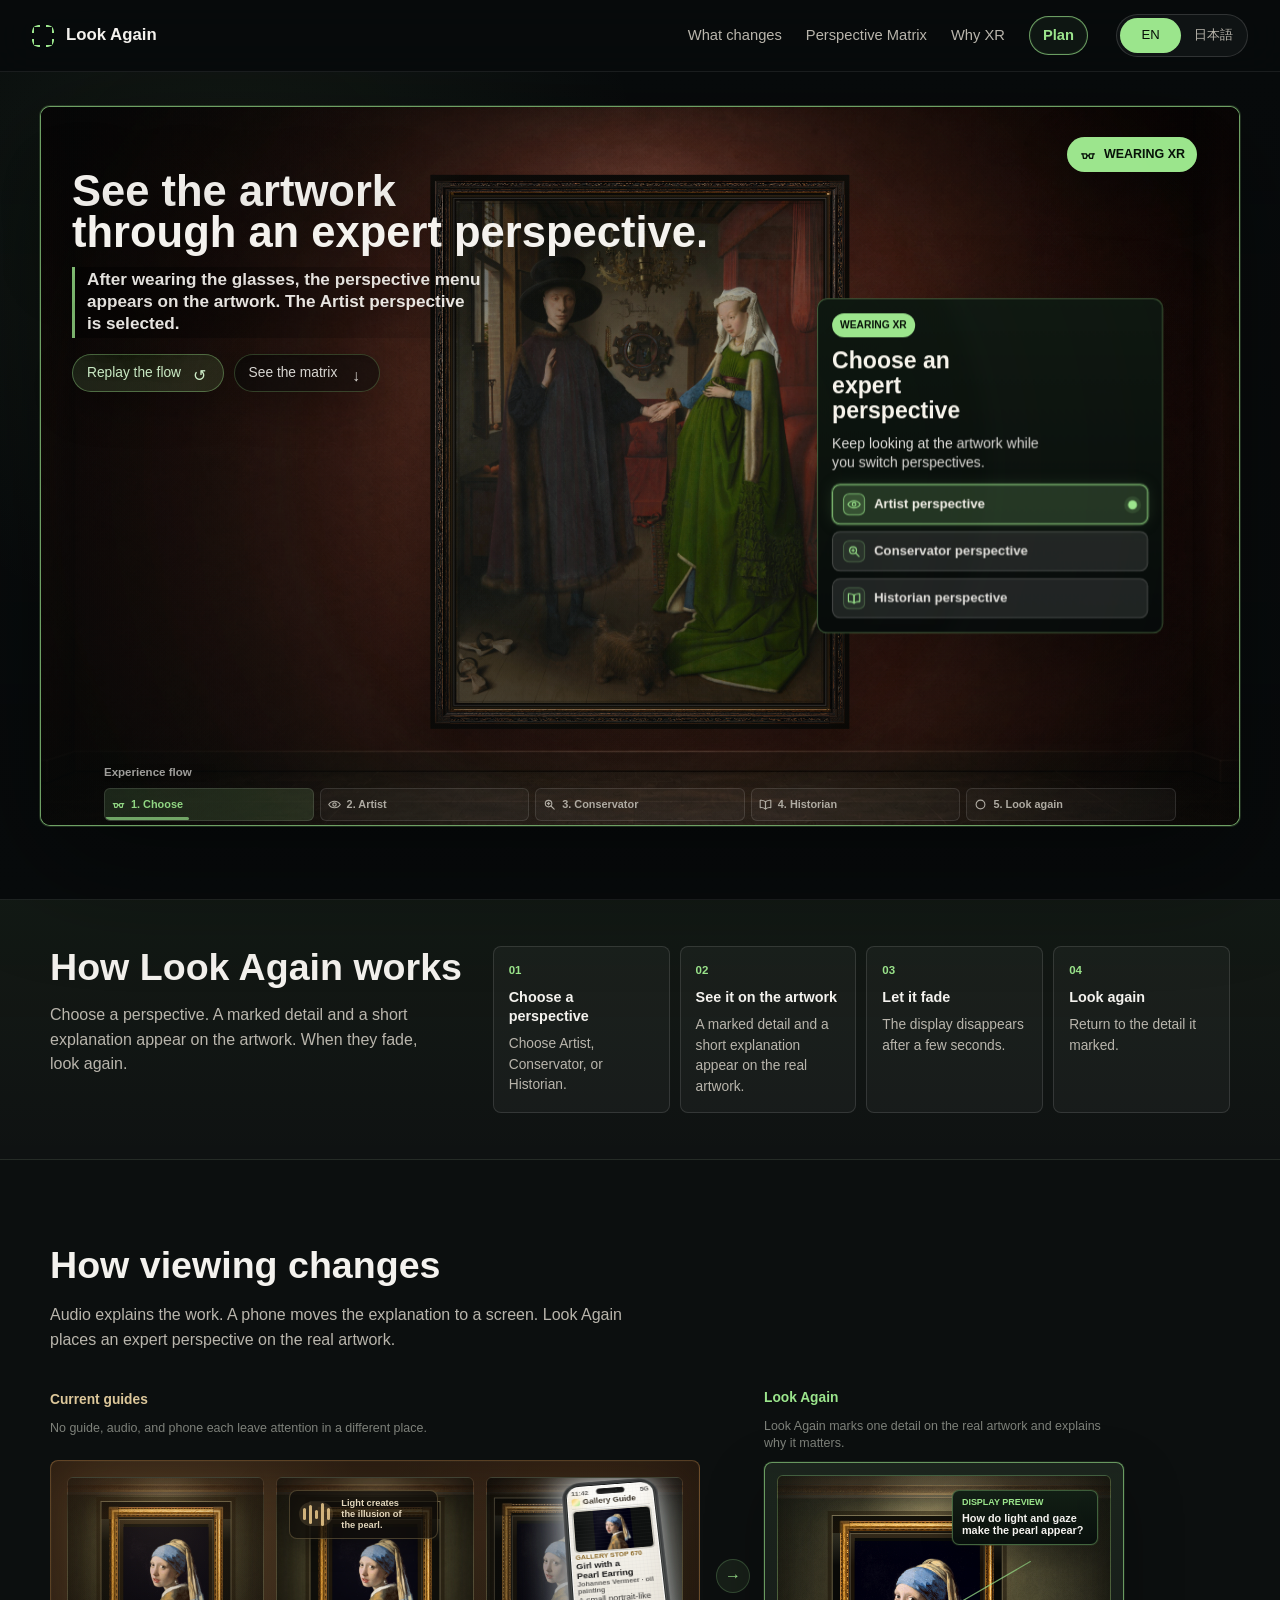
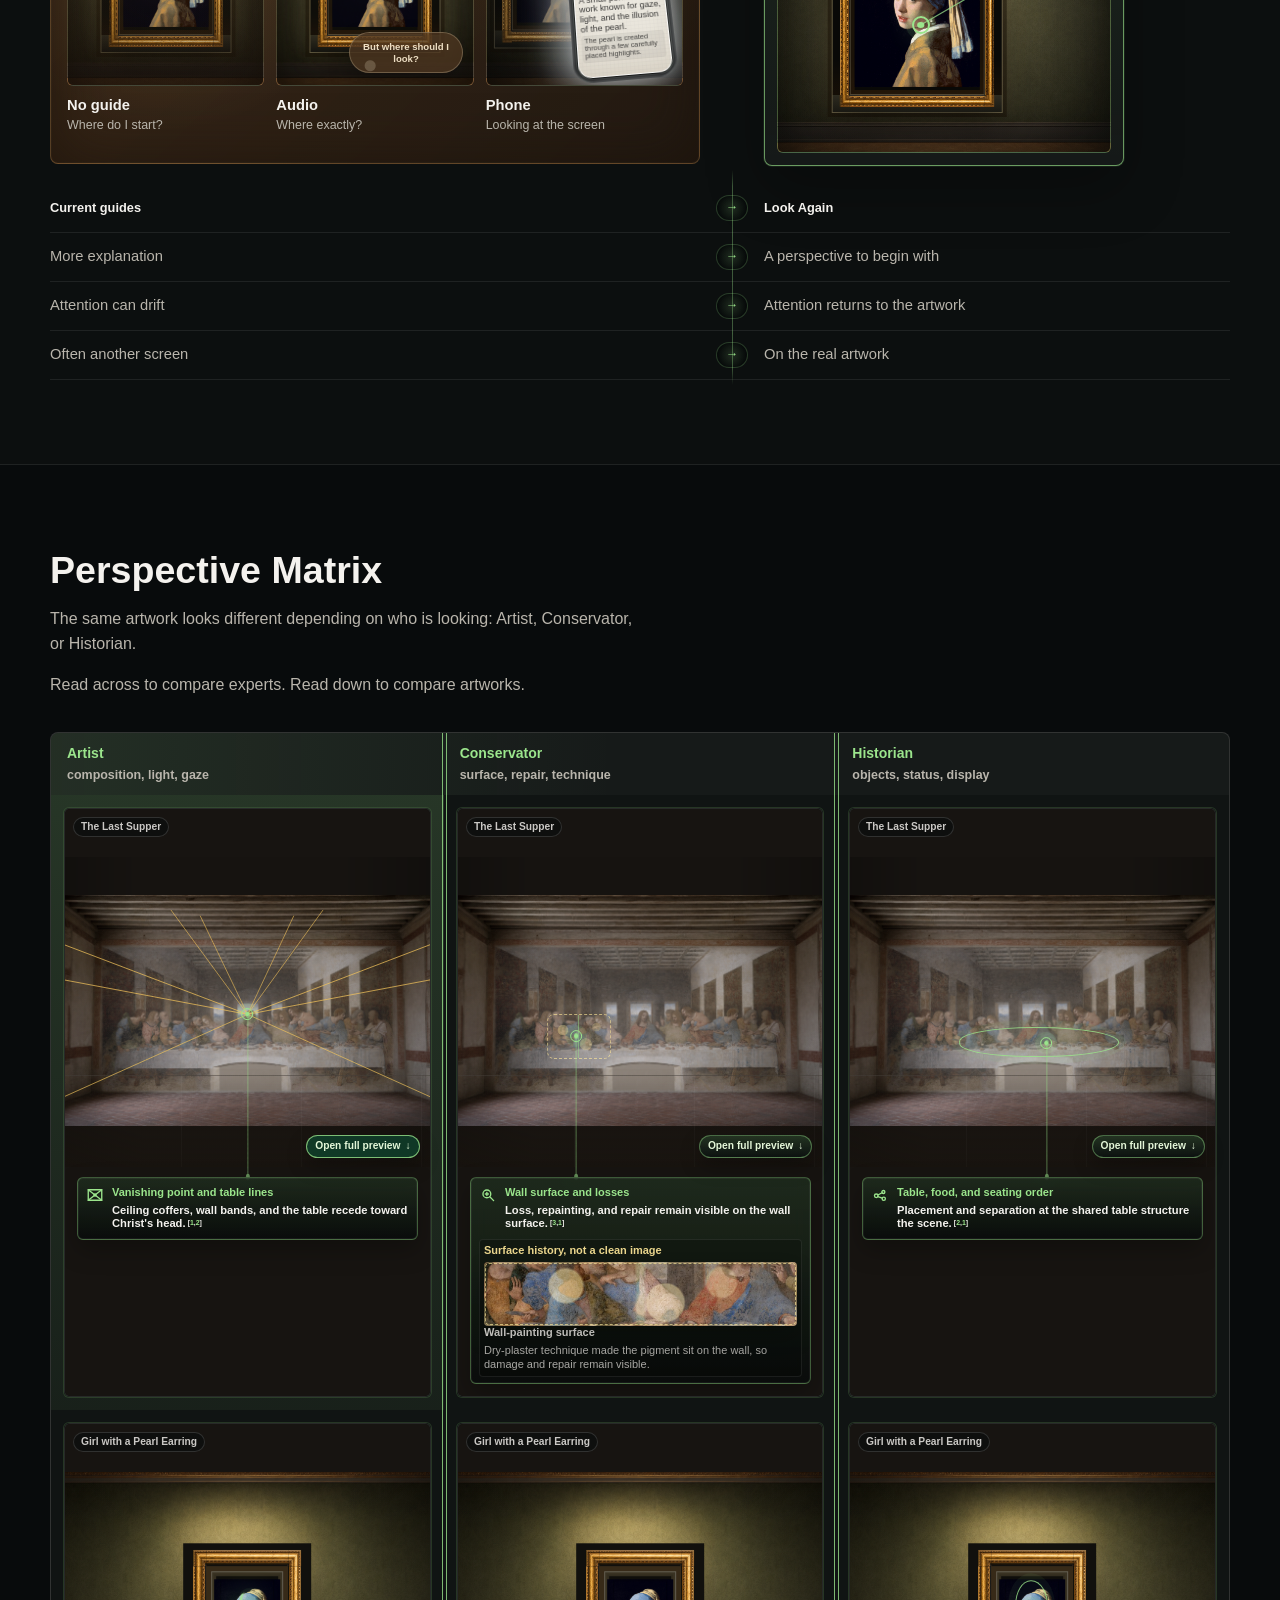
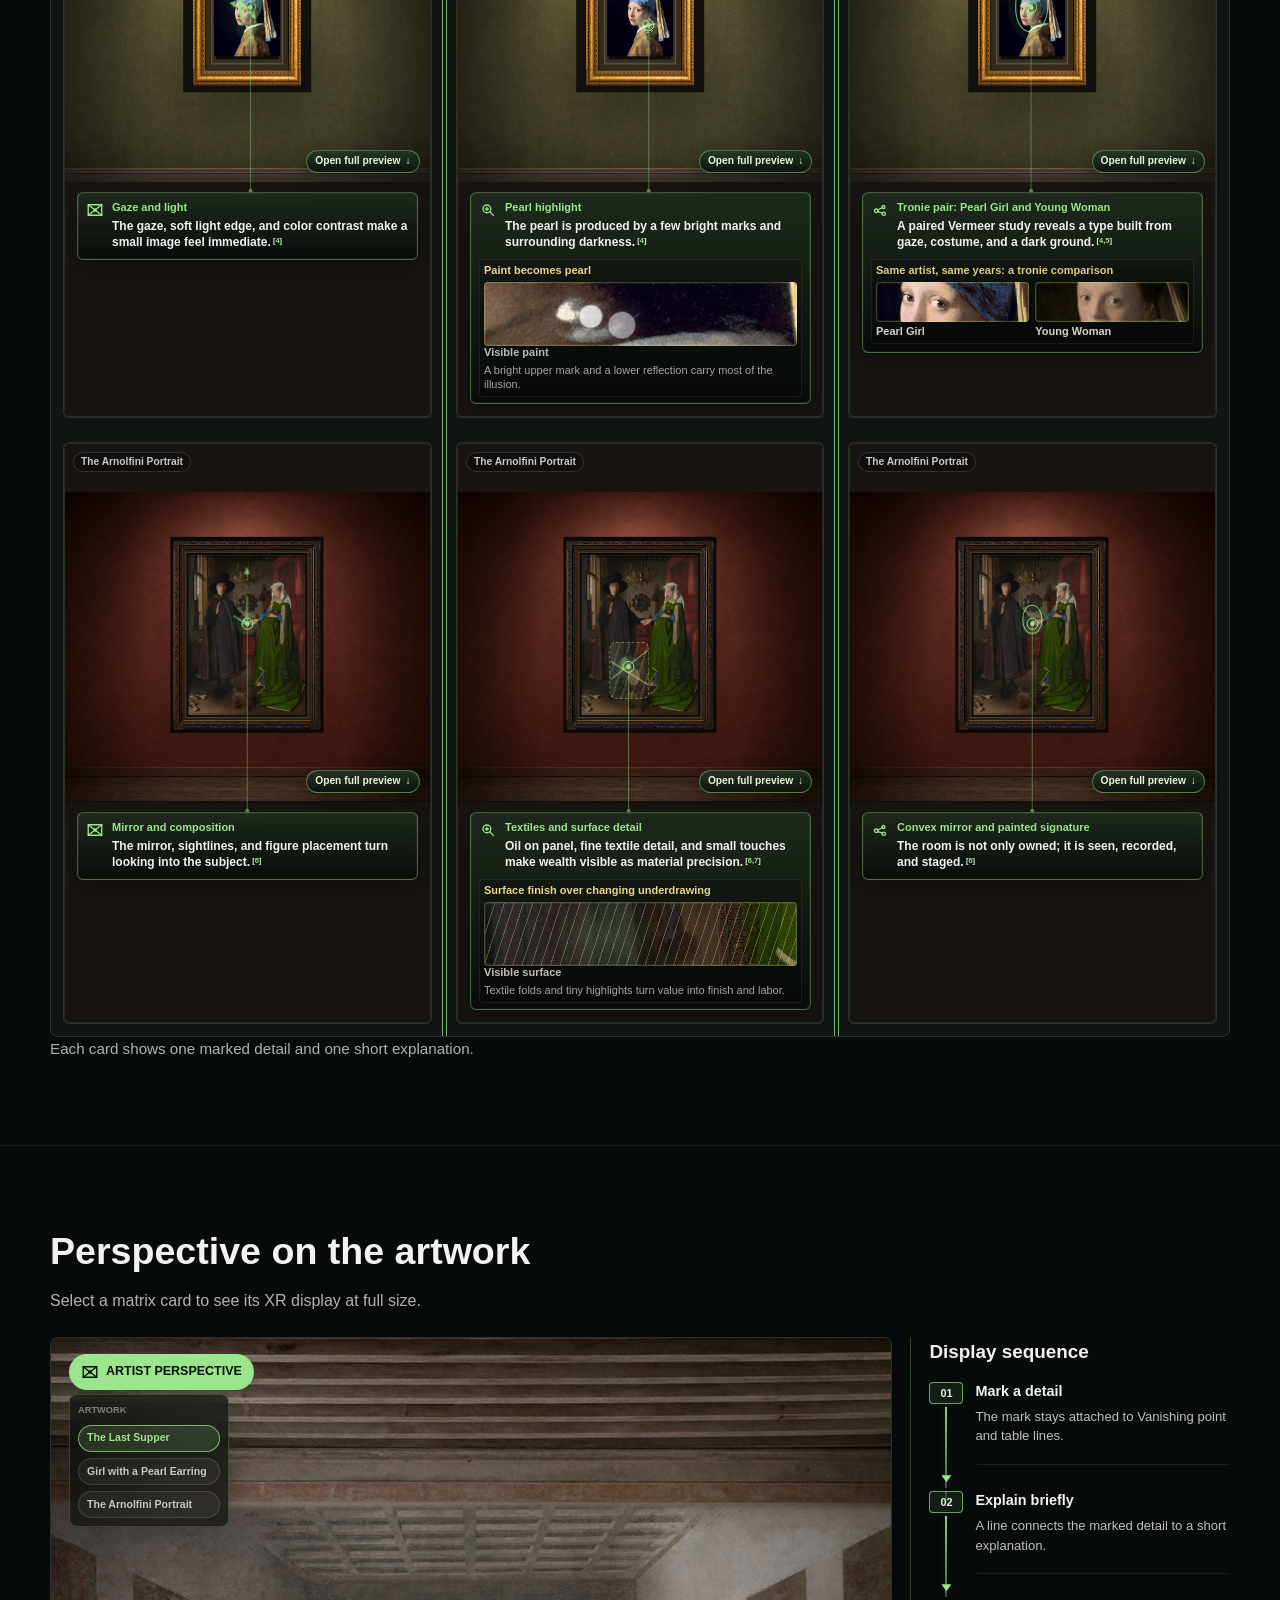
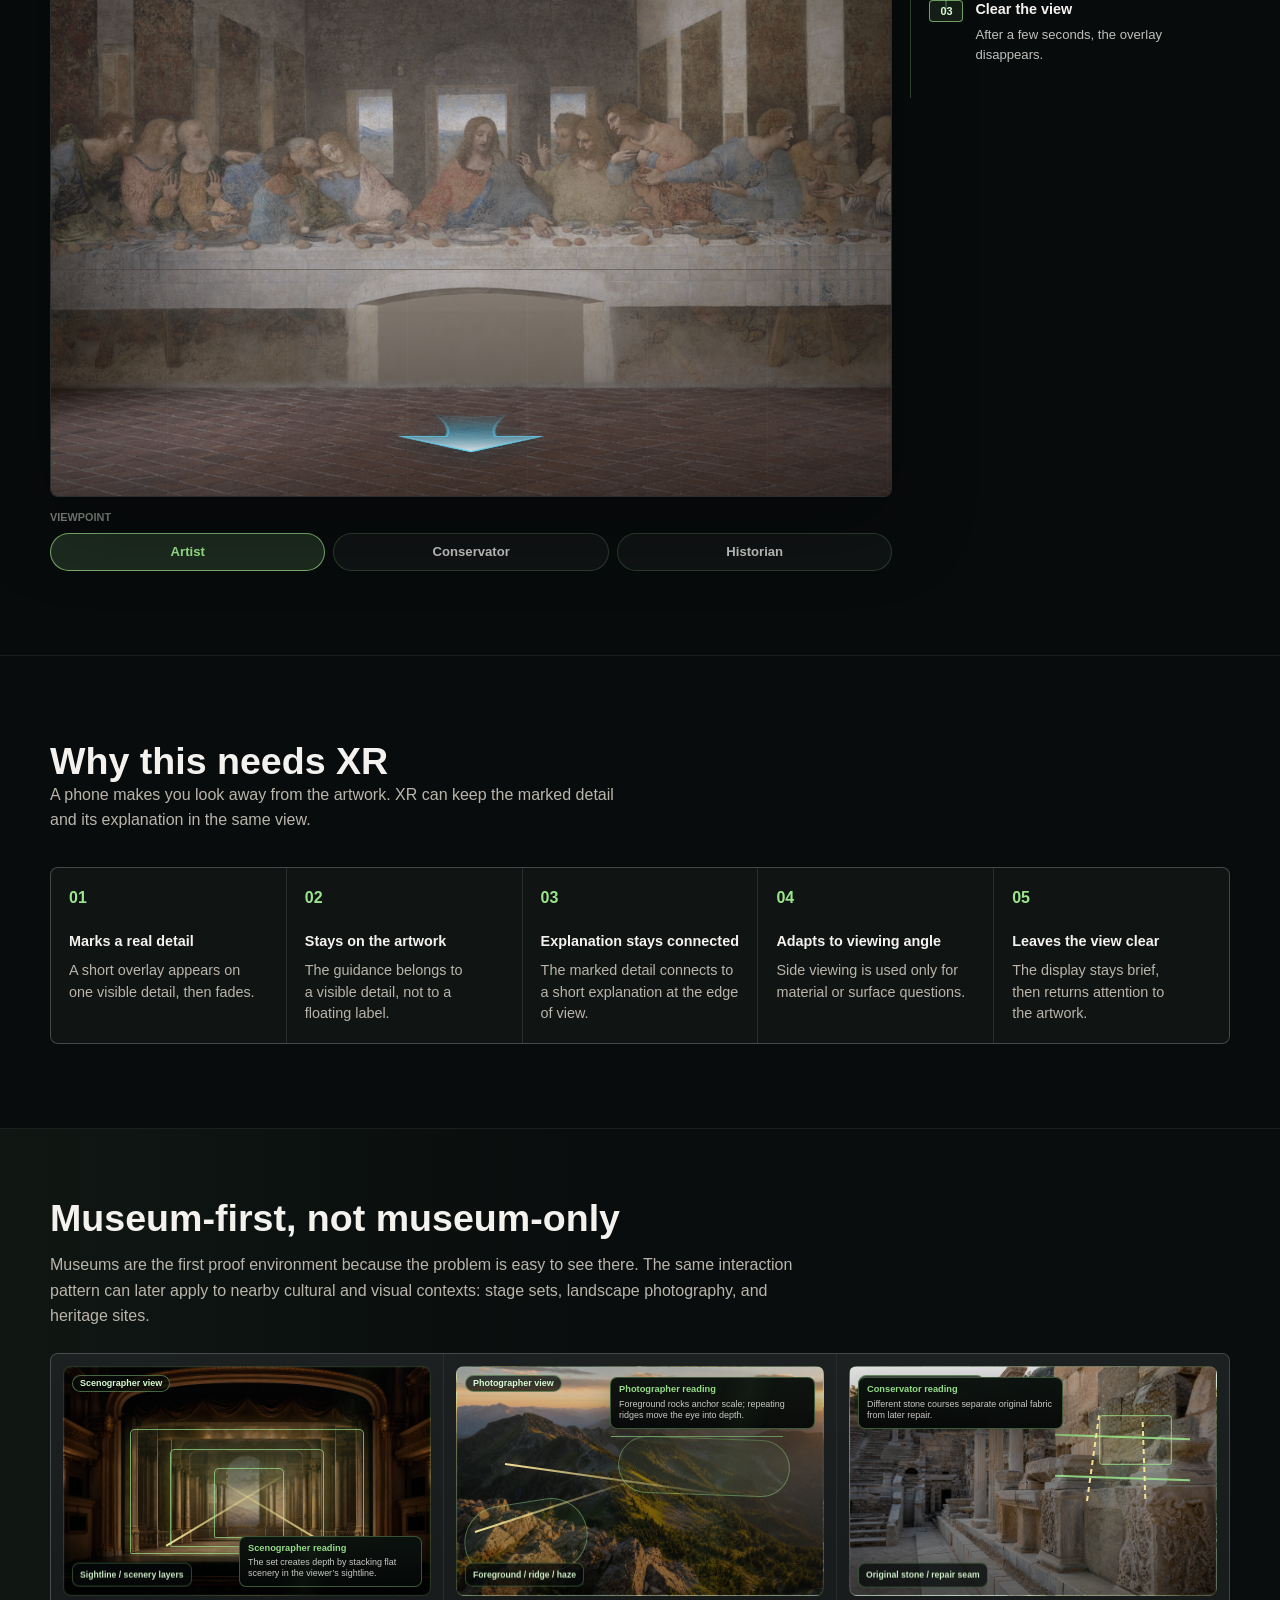
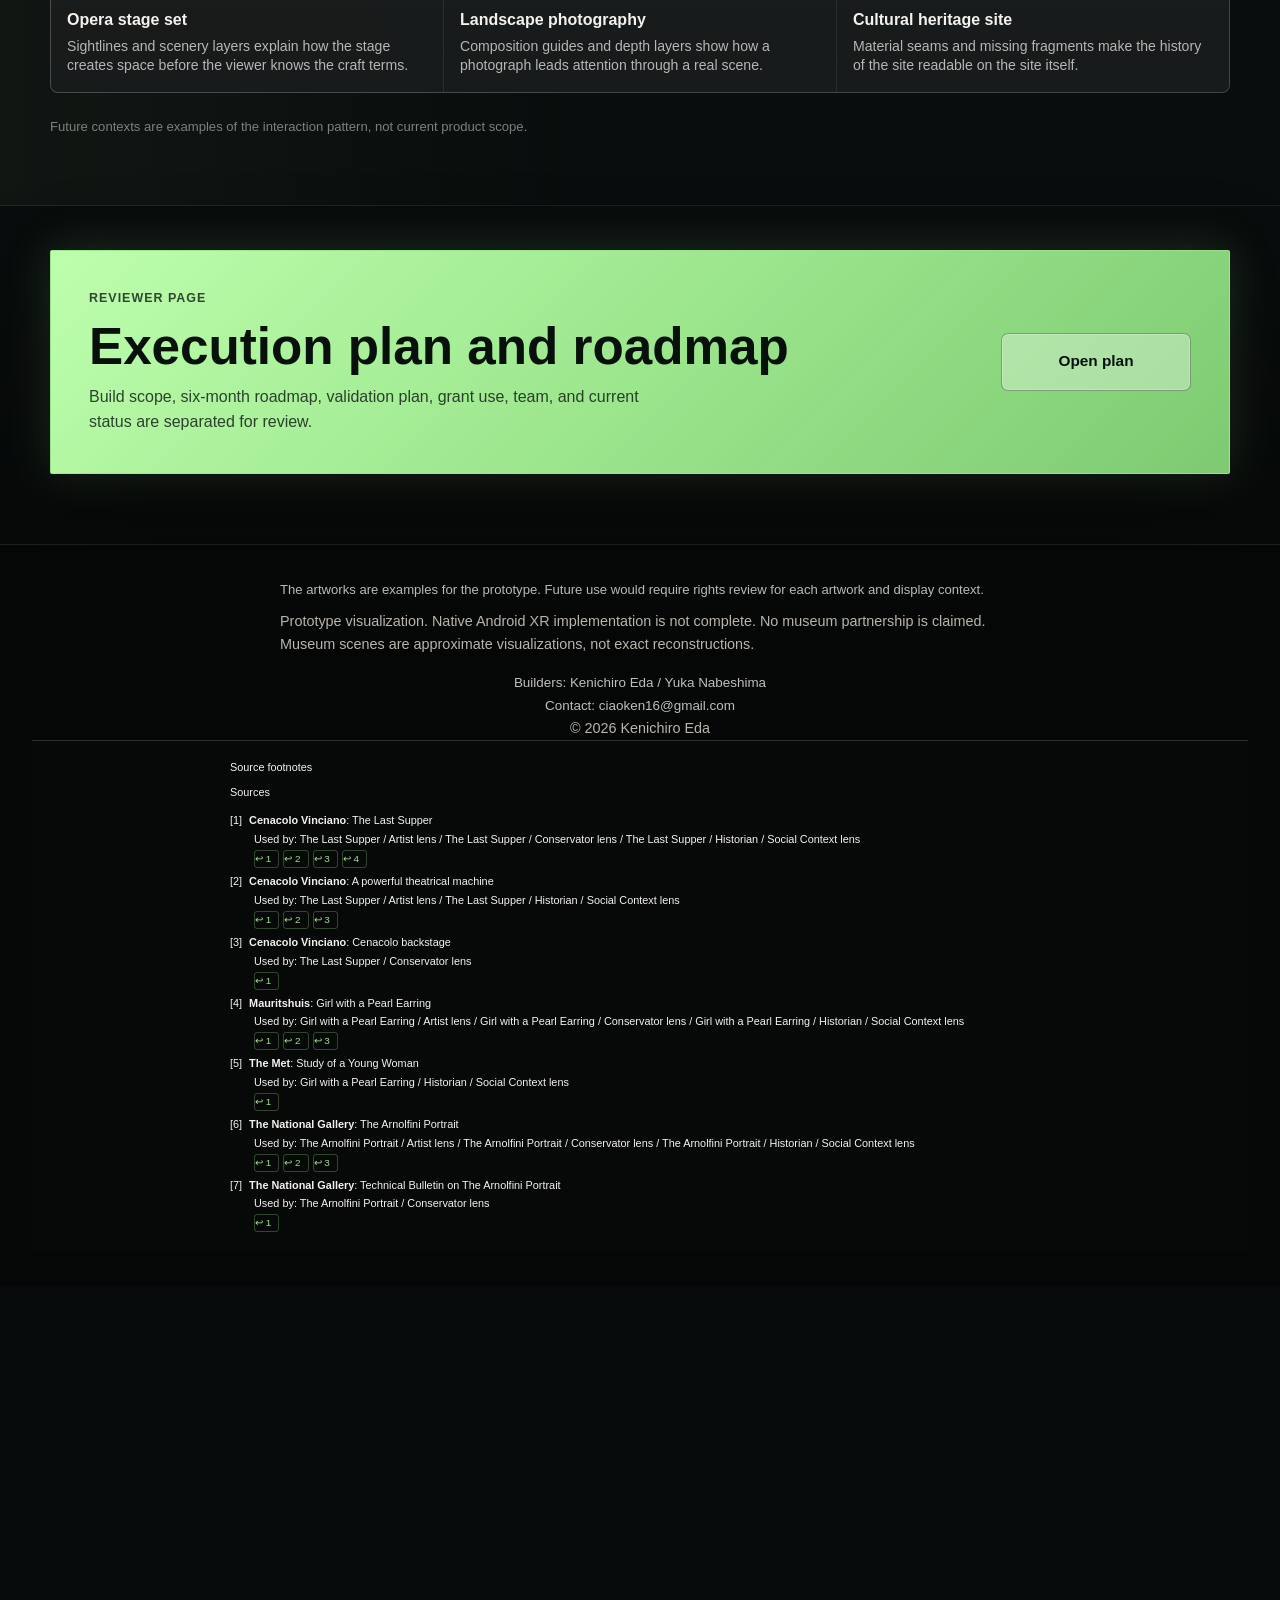
<file: index.html>
<!doctype html>
<html lang="en">
  <head>
    <meta charset="utf-8">
    <meta name="viewport" content="width=device-width, initial-scale=1">
    <meta http-equiv="refresh" content="0; url=./site/index.html">
    <title>Look Again</title>
    <link rel="canonical" href="./site/index.html">
    <style>
      body {
        margin: 0;
        min-height: 100vh;
        display: grid;
        place-items: center;
        font: 16px/1.5 system-ui, -apple-system, BlinkMacSystemFont, "Segoe UI", sans-serif;
        color: #10201a;
        background: #f5f3ed;
      }
      a {
        color: #0c6b46;
      }
    </style>
  </head>
  <body>
    <p>Opening <a href="./site/index.html">Look Again</a>.</p>
  </body>
</html>
</file>
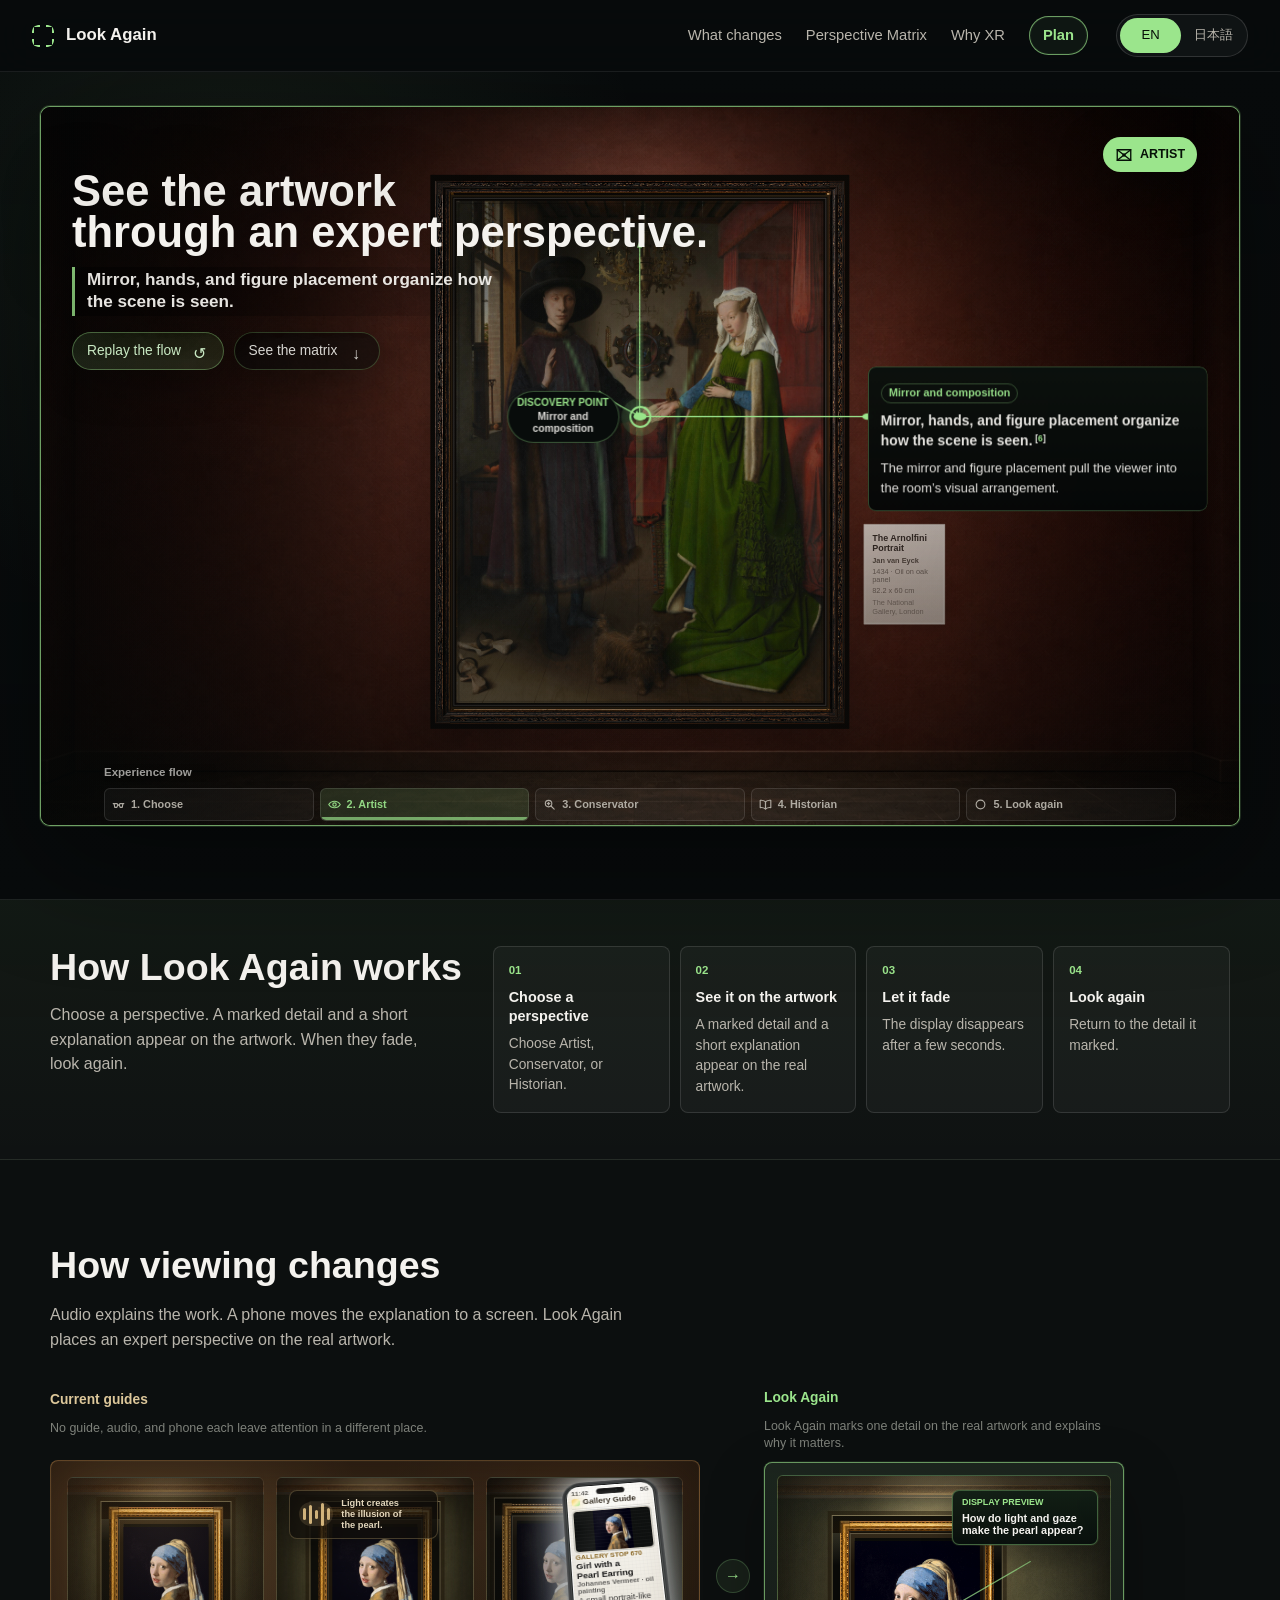
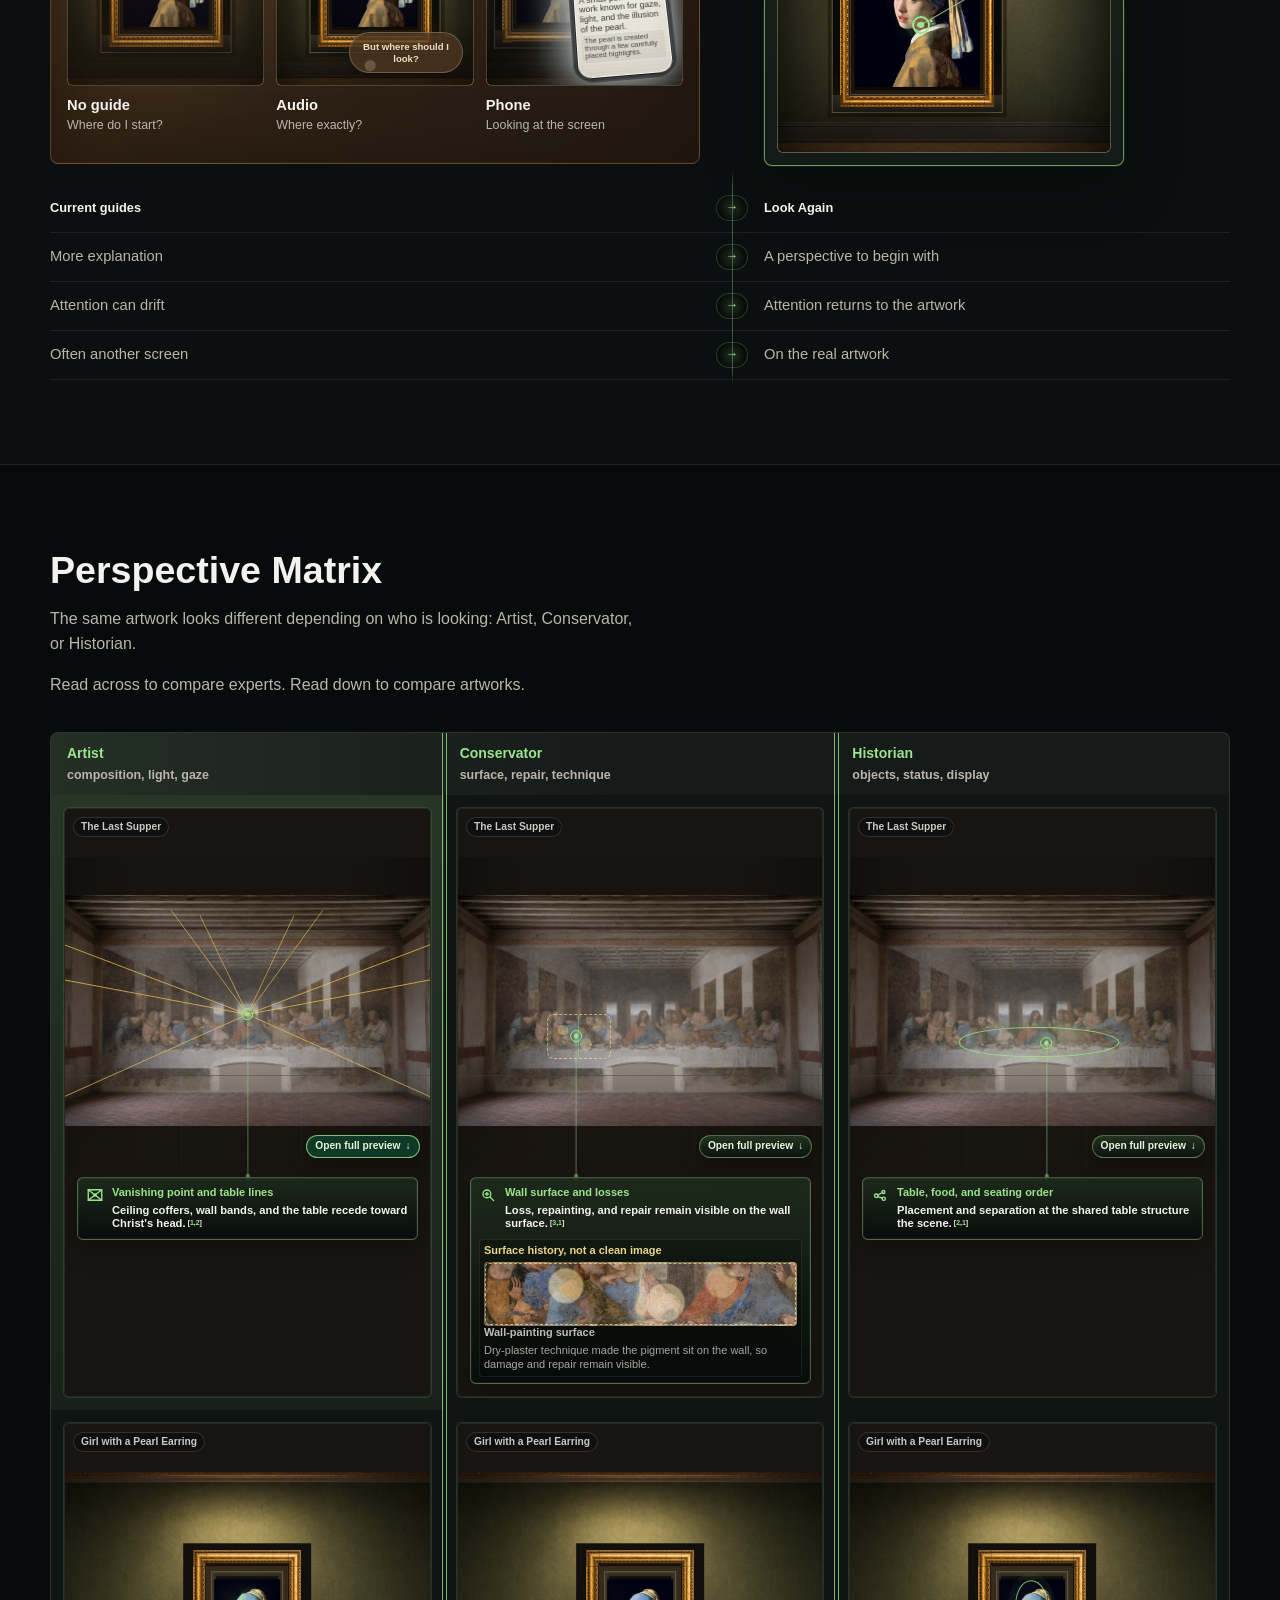
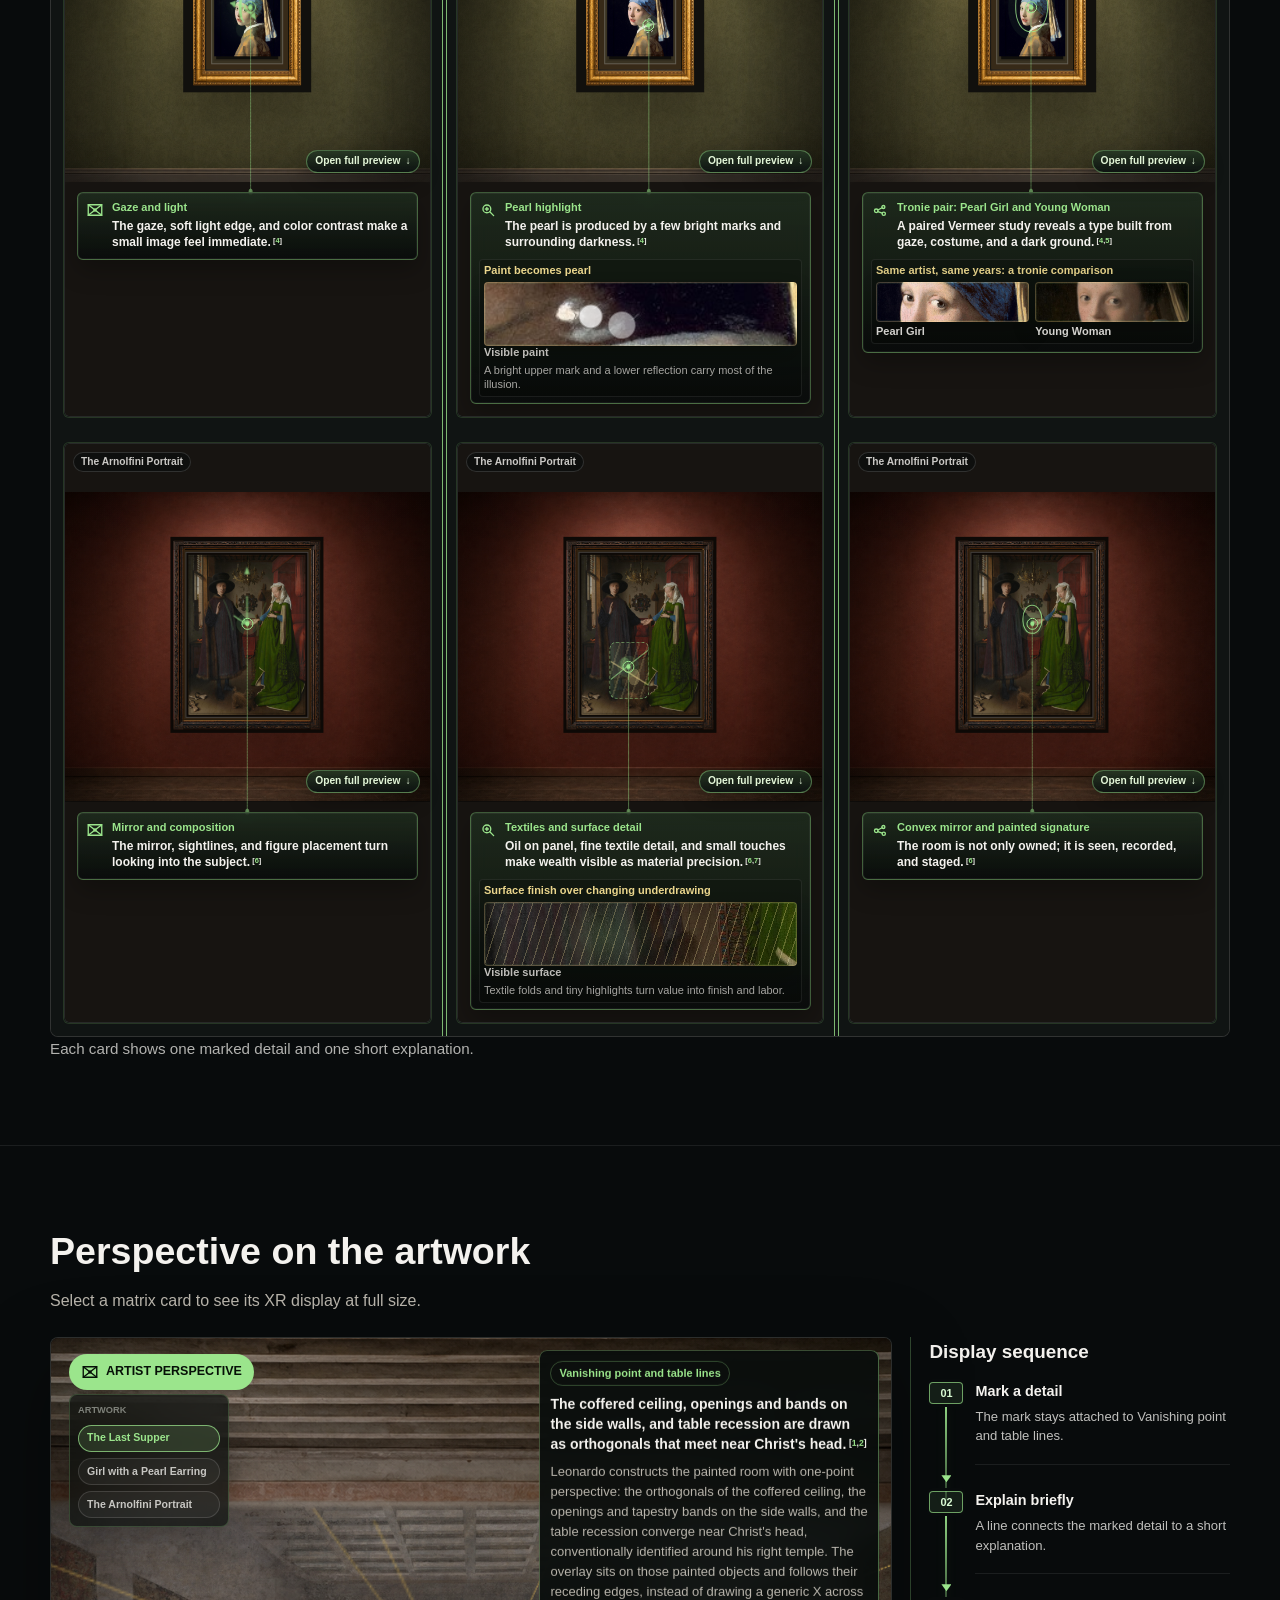
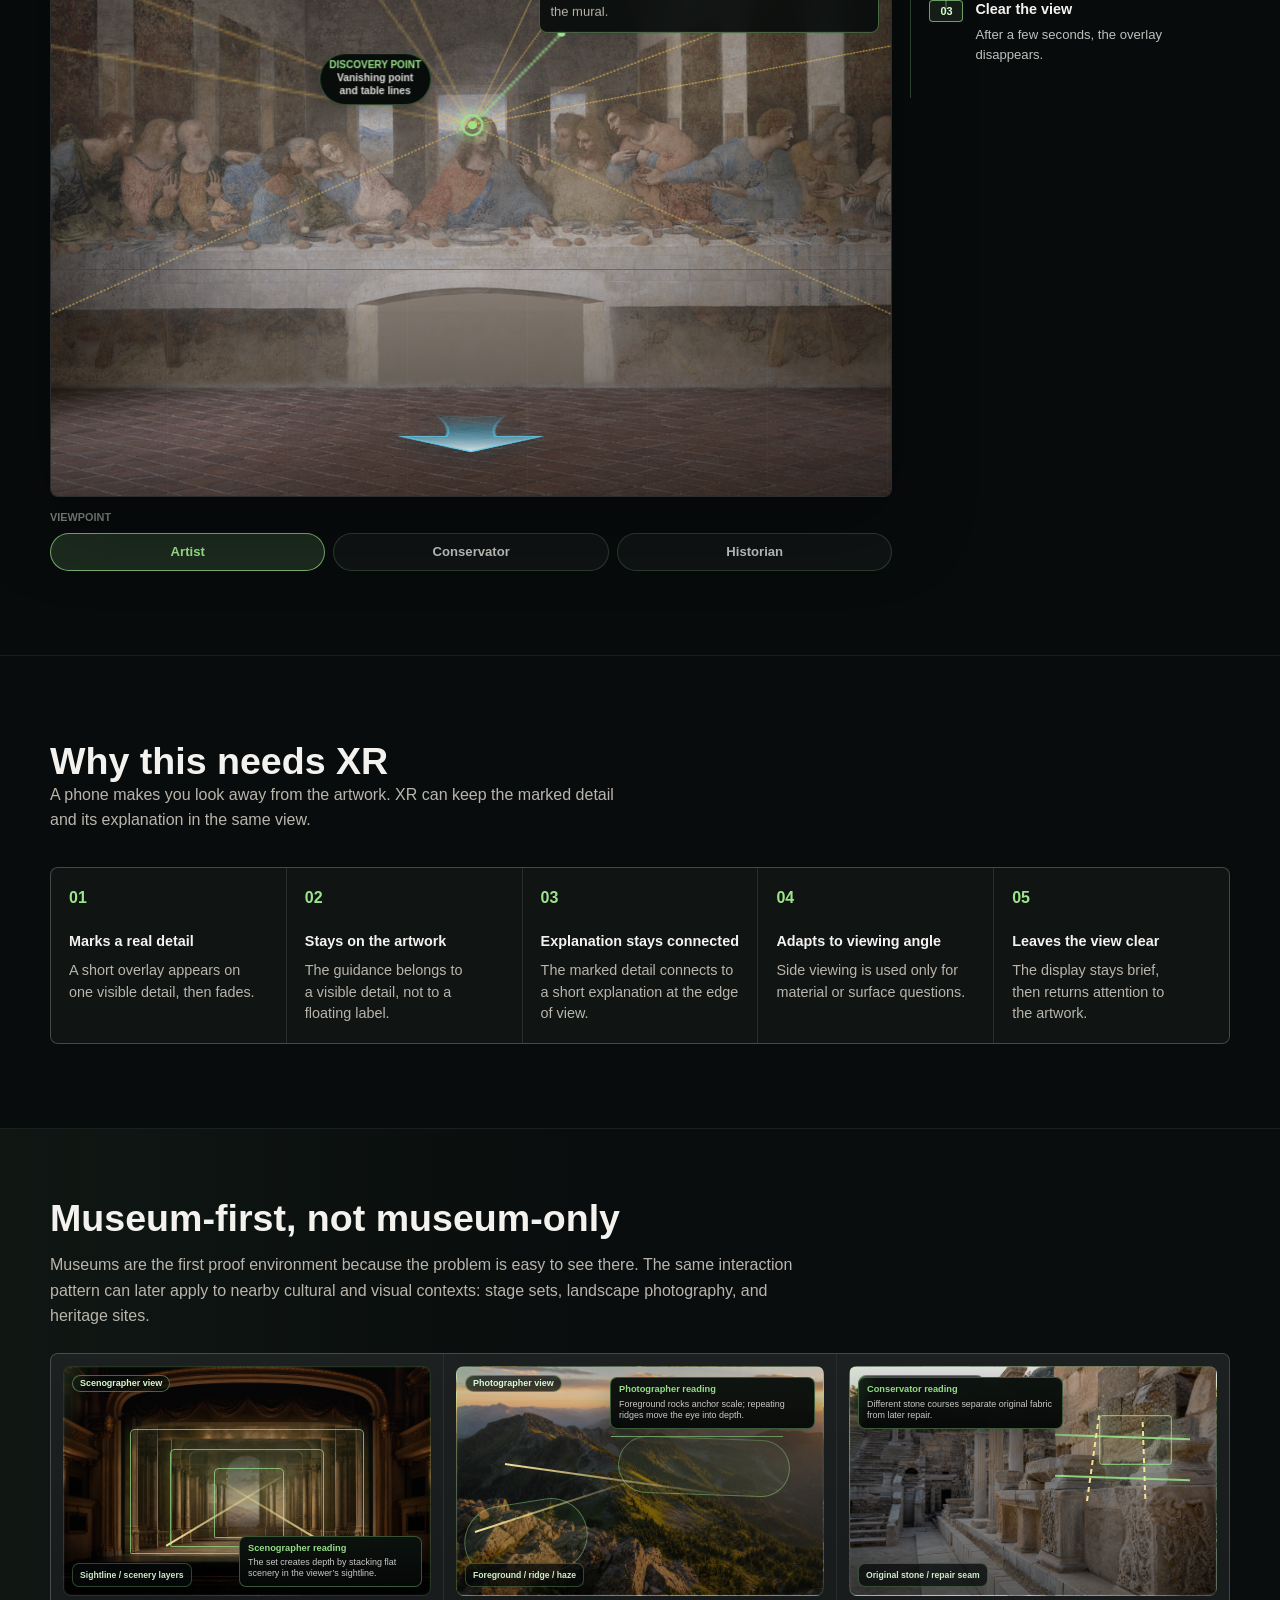
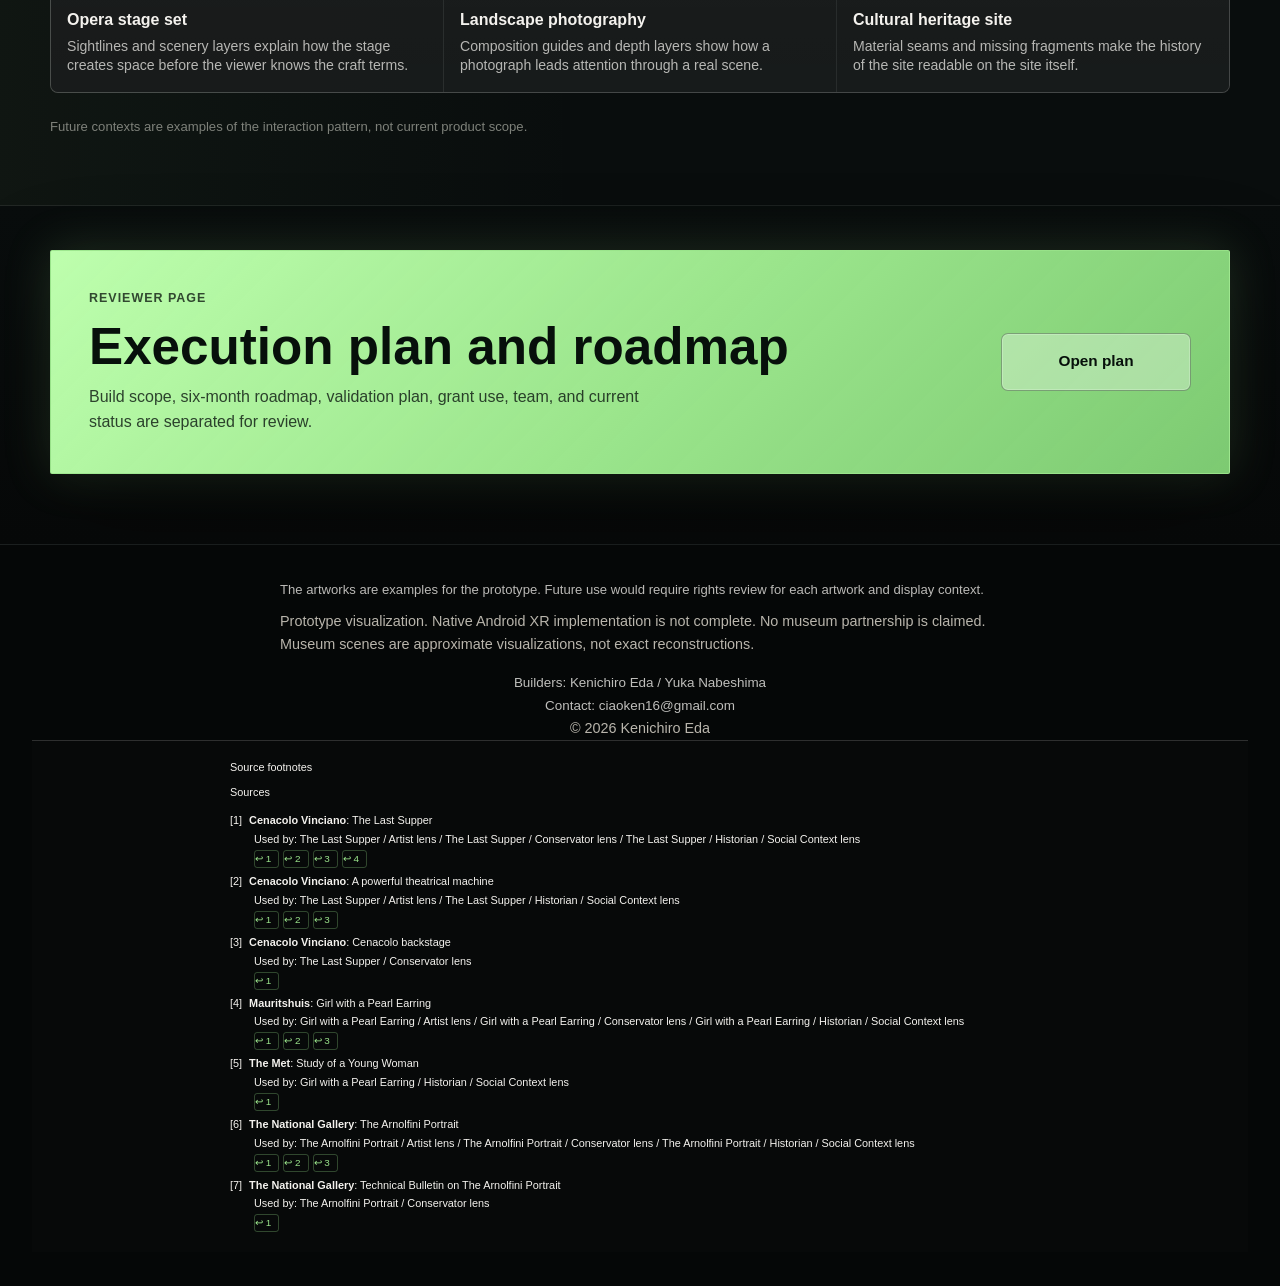
<file: site/index.html>
<!doctype html>
<html lang="en">
  <head>
    <meta charset="utf-8">
    <meta name="viewport" content="width=device-width, initial-scale=1">
    <title>Look&nbsp;Again</title>
    <meta
      name="description"
      content="Look&nbsp;Again is an Android&nbsp;XR prototype that overlays a short expert perspective on the real artwork, opens one question, and fades from view."
    >
    <link rel="icon" href="data:,">
    <link rel="stylesheet" href="./styles.css?v=20261016-hero-cue-2">
  </head>
  <body>
    <header class="site-header" aria-label="Global">
      <a class="brand" href="#top" aria-label="Look&nbsp;Again home">
        <span class="brand-mark" aria-hidden="true"></span>
        <span>Look&nbsp;Again</span>
      </a>
      <nav class="site-nav" aria-label="Page sections">
        <a href="#difference" data-i18n="nav.difference">What changes</a>
        <a href="#lenses" data-i18n="nav.lenses">Perspective Matrix</a>
        <a href="#xr-only" data-i18n="nav.aura">Why XR</a>
        <a class="nav-plan-link" href="./plan.html?lang=en" data-plan-link data-i18n="nav.planPage">Plan</a>
      </nav>
      <a class="header-plan-link" href="./plan.html?lang=en" data-plan-link data-i18n="nav.planPage">Plan</a>
      <div class="lang-switch" aria-label="Language">
        <button type="button" data-lang-button="en" aria-pressed="true">EN</button>
        <button type="button" data-lang-button="ja" aria-pressed="false">日本語</button>
      </div>
    </header>

    <main>
      <section class="hero" id="top" aria-labelledby="hero-title">
        <div class="hero-copy">
          <div>
            <h1 id="hero-title" class="phrase-controlled" data-i18n-html="hero.title">
              <span class="hero-title-focus">See the artwork<br>through an expert perspective.</span>
            </h1>
            <p class="hero-principle" data-i18n-html="hero.principle">
              The artwork does not change.<br>The perspective does.
            </p>
          </div>
          <p class="hero-sequence-caption" data-hero-sequence-caption aria-live="polite">
            How do light and gaze shape what you notice first?
          </p>
          <p class="hero-subcopy" data-i18n="hero.subcopy">
            Look&nbsp;Again is an Android&nbsp;XR experience that overlays a short expert perspective on the real artwork. The display appears briefly, then fades so you can return to the artwork itself.
          </p>
          <p class="hero-search-note" data-i18n="hero.searchNote">
            Search works after you know what to ask. Look&nbsp;Again works before that.
          </p>
          <div class="hero-actions" aria-label="Primary actions">
            <button type="button" class="button primary" data-action="replay">
              <span data-i18n="hero.replay">Replay the flow</span>
              <span aria-hidden="true" class="button-icon">↺</span>
            </button>
            <button type="button" class="button secondary" data-action="explore-lenses">
              <span data-i18n="hero.explore">See expert perspectives</span>
              <span aria-hidden="true" class="button-icon">↓</span>
            </button>
          </div>
        </div>

        <div class="hero-experience" data-hero-experience data-act="lookagain" aria-label="Look&nbsp;Again experience flow">
          <div class="xr-stage hero-stage museum-stage" data-xr-stage="hero">
            <div class="stage-bar">
              <p class="state-label" data-stage-label>ARTIST</p>
              <p class="state-caption" data-stage-caption aria-live="polite">
                How do light and gaze shape what you notice first?
              </p>
            </div>
            <div class="stage-scene" data-stage-scene></div>
          </div>
          <div class="hero-substate-lines">
            <div class="hero-substate-line">
              <span data-i18n="hero.examplesLabel">Experience flow</span>
              <div class="hero-substate-rail" data-lookagain-substate-rail aria-label="Look&nbsp;Again sub-state controls"></div>
            </div>
          </div>
        </div>
      </section>

      <section class="section experience-flow-section" id="experience-flow" aria-labelledby="experience-flow-title">
        <div class="section-inner experience-flow">
          <div class="experience-flow-copy">
            <h2 id="experience-flow-title" class="phrase-controlled" data-i18n-html="experienceFlow.title">How Look&nbsp;Again works</h2>
            <p data-i18n-html="experienceFlow.intro">
              Choose a perspective. A marked detail and a short explanation appear on the artwork. <span class="semantic-unit">When they fade,</span> look again.
            </p>
          </div>
          <div class="experience-flow-steps" aria-label="Look&nbsp;Again experience flow">
            <article>
              <span class="experience-flow-index">01</span>
              <h3 class="phrase-controlled" data-i18n-html="experienceFlow.steps.choose.title">Choose a perspective</h3>
              <p data-i18n="experienceFlow.steps.choose.body">Choose an expert perspective: Artist, Conservator, or Historian.</p>
            </article>
            <article>
              <span class="experience-flow-index">02</span>
              <h3 class="phrase-controlled" data-i18n-html="experienceFlow.steps.see.title">See it on the artwork</h3>
              <p data-i18n="experienceFlow.steps.see.body">A short question and focus area appear on the real artwork.</p>
            </article>
            <article>
              <span class="experience-flow-index">03</span>
              <h3 class="phrase-controlled" data-i18n-html="experienceFlow.steps.fade.title">Let it fade</h3>
              <p data-i18n="experienceFlow.steps.fade.body">The display stays brief and then fades from view.</p>
            </article>
            <article>
              <span class="experience-flow-index">04</span>
              <h3 class="phrase-controlled" data-i18n-html="experienceFlow.steps.look.title">Look again</h3>
              <p data-i18n="experienceFlow.steps.look.body">Once you have the perspective, look at the artwork with your own eyes.</p>
            </article>
          </div>
        </div>
      </section>

      <section class="section difference-section" id="difference" aria-labelledby="difference-title">
        <div class="section-inner">
          <div class="section-heading-row difference-heading">
            <div>
              <h2 id="difference-title" class="phrase-controlled" data-i18n-html="difference.title">How viewing changes</h2>
              <p data-i18n-html="difference.subtitle">
                Audio explains the work. A phone moves the explanation to a screen. Look&nbsp;Again places an expert perspective on the real artwork.
              </p>
            </div>
          </div>
          <div class="difference-snapshot" aria-label="Experience comparison">
            <div class="snapshot-side snapshot-existing">
              <div class="snapshot-side-label" data-i18n="difference.existingLabel">Current guides</div>
              <p class="snapshot-microcopy" data-i18n="difference.existingMicrocopy">
                They are useful, but you still have to find a way into the work.
              </p>
              <div class="existing-methods-group" data-snapshot-existing-group>
                <article class="method-thumb no-guide-thumb">
                  <div class="method-visual">
                    <div class="snapshot-framed-art" aria-hidden="true">
                      <img src="../assets/art/girl.jpg" alt="">
                    </div>
                    <div class="method-haze"></div>
                  </div>
                  <div class="method-copy">
                    <strong data-i18n="difference.noGuide.title">No guide</strong>
                    <span data-i18n="difference.noGuide.body">Where do I start?</span>
                  </div>
                </article>
                <article class="method-thumb audio-thumb">
                  <div class="method-visual">
                    <div class="snapshot-framed-art" aria-hidden="true">
                      <img src="../assets/art/girl.jpg" alt="">
                    </div>
                    <div class="audio-guide-mini" aria-hidden="true">
                      <div class="audio-wave-mini">
                        <span></span><span></span><span></span><span></span><span></span>
                      </div>
                      <p data-i18n="difference.audioTranscript">Light creates the illusion of the pearl.</p>
                    </div>
                    <div class="mini-thought-cloud" data-i18n="difference.audioBubble">Where exactly?</div>
                  </div>
                  <div class="method-copy">
                    <strong data-i18n="difference.audio.title">Audio</strong>
                    <span data-i18n="difference.audio.body">Where exactly?</span>
                  </div>
                </article>
                <article class="method-thumb phone-thumb">
                  <div class="method-visual">
                    <div class="snapshot-framed-art" aria-hidden="true">
                      <img src="../assets/art/girl.jpg" alt="">
                    </div>
                    <div class="phone-thumb-device" aria-hidden="true">
                      <div class="phone-thumb-screen">
                        <div class="phone-thumb-status">
                          <span>11:42</span>
                          <span>5G</span>
                        </div>
                        <div class="phone-thumb-app">
                          <span class="phone-thumb-app-icon"></span>
                          <strong data-i18n="difference.phoneUi.app">Gallery Guide</strong>
                        </div>
                        <div class="phone-thumb-art">
                          <img src="../assets/art/girl.jpg" alt="">
                        </div>
                        <div class="phone-thumb-copy-ui">
                          <span class="phone-thumb-kicker" data-i18n="difference.phoneUi.kicker">Gallery stop 670</span>
                          <strong class="phone-thumb-title-ui" data-i18n="difference.phoneUi.title">Girl with a Pearl&nbsp;Earring</strong>
                          <span class="phone-thumb-meta-ui" data-i18n="difference.phoneUi.meta">Johannes Vermeer · oil painting</span>
                          <div class="phone-thumb-chips" aria-hidden="true">
                            <span data-i18n="difference.phoneUi.chip1">Overview</span>
                            <span data-i18n="difference.phoneUi.chip2">Light</span>
                            <span data-i18n="difference.phoneUi.chip3">Materials</span>
                          </div>
                          <p data-i18n="difference.phoneUi.body">
                            A small portrait-like work known for gaze, light, and the illusion of the pearl.
                          </p>
                          <div class="phone-thumb-facts">
                            <span data-i18n="difference.phoneUi.fact1">The pearl is created through a few carefully placed highlights.</span>
                            <span data-i18n="difference.phoneUi.fact2">The dark ground pushes the lit face toward the viewer.</span>
                          </div>
                        </div>
                      </div>
                    </div>
                  </div>
                  <div class="method-copy">
                    <strong data-i18n="difference.phone.title">Phone</strong>
                    <span data-i18n="difference.phone.body">Looking at the screen</span>
                  </div>
                </article>
              </div>
            </div>
            <div class="snapshot-arrow" aria-hidden="true">→</div>
            <div class="snapshot-side snapshot-lookagain">
              <div class="snapshot-side-label" data-i18n="difference.lookAgainLabel">Look&nbsp;Again</div>
              <p class="snapshot-microcopy" data-i18n="difference.lookAgainMicrocopy">
                Look&nbsp;Again adds one perspective on the real artwork, then fades away.
              </p>
              <article class="lookagain-snapshot-card">
                <div class="lookagain-visual">
                  <div class="snapshot-framed-art" aria-hidden="true">
                    <img src="../assets/art/girl.jpg" alt="">
                  </div>
                  <span class="snapshot-target-pulse" aria-hidden="true"></span>
                  <svg class="snapshot-connector" viewBox="0 0 100 100" preserveAspectRatio="none" aria-hidden="true">
                    <line x1="43" y1="54" x2="76" y2="31"></line>
                    <circle cx="43" cy="54" r="1.1"></circle>
                  </svg>
                  <div class="snapshot-question-panel">
                    <span data-i18n="difference.xr.kicker">EXPERT PERSPECTIVE</span>
                    <strong data-i18n="difference.xr.question">How do light and gaze make the pearl appear?</strong>
                  </div>
                </div>
              </article>
            </div>
          </div>
          <div class="snapshot-comparison-rows" aria-label="Difference summary">
            <div class="snapshot-row snapshot-row-head">
              <span data-i18n="difference.rows.existingHead">Current guides</span>
              <span class="snapshot-row-arrow" aria-hidden="true">→</span>
              <span data-i18n="difference.rows.lookAgainHead">Look&nbsp;Again</span>
            </div>
            <div class="snapshot-row">
              <span data-i18n="difference.rows.contextExisting">More explanation</span>
              <span class="snapshot-row-arrow" aria-hidden="true">→</span>
              <span data-i18n="difference.rows.contextLookAgain">A perspective to begin with</span>
            </div>
            <div class="snapshot-row">
              <span data-i18n="difference.rows.infoExisting">Attention can drift</span>
              <span class="snapshot-row-arrow" aria-hidden="true">→</span>
              <span data-i18n="difference.rows.infoLookAgain">Attention returns to the artwork</span>
            </div>
            <div class="snapshot-row">
              <span data-i18n="difference.rows.attentionExisting">Often another screen</span>
              <span class="snapshot-row-arrow" aria-hidden="true">→</span>
              <span data-i18n="difference.rows.attentionLookAgain">On the real artwork</span>
            </div>
          </div>
        </div>
      </section>

      <section class="section lens-section" id="lenses" aria-labelledby="lenses-title">
        <div class="section-inner">
          <div class="section-heading-row">
            <div>
              <h2 id="lenses-title" class="phrase-controlled" data-i18n-html="lenses.title">Expert Perspectives</h2>
              <p data-i18n-html="lenses.body">
                The same artwork opens differently depending on which perspective you use.
              </p>
              <p class="matrix-explanation" data-i18n-html="lenses.explanation">
                Each card shows where that perspective begins.
              </p>
            </div>
          </div>
          <div class="lens-matrix" data-lens-matrix role="grid" aria-label="Expert Perspectives"></div>
          <p class="matrix-footer-line" data-i18n="lenses.footerLine">
            Instead of adding more explanation, Look&nbsp;Again makes the first question visible.
          </p>
        </div>
      </section>

      <section class="section preview-section" id="preview" aria-labelledby="preview-title">
        <div class="section-inner">
          <div class="section-heading-row">
            <div>
              <h2 id="preview-title" class="phrase-controlled" data-i18n-html="preview.title">Perspective on<br class="preview-heading-break"> <span class="heading-continuation">the artwork</span></h2>
              <p data-i18n-html="preview.body">
                Select a matrix card to see its <span class="semantic-unit">XR display</span> at <span class="semantic-unit">full size.</span>
              </p>
            </div>
          </div>
          <div class="preview-layout">
            <div class="preview-stage-column">
              <div class="xr-stage explorer-stage museum-stage" data-xr-stage="explorer">
                <div class="stage-bar">
                  <p class="state-label" data-stage-label>ARTIST PERSPECTIVE</p>
                  <p class="state-caption" data-stage-caption aria-live="polite">
		                    A question appears on the artwork.
                  </p>
                </div>
                <div class="preview-artwork-controls" data-preview-artwork-controls aria-label="Artwork controls"></div>
                <div class="stage-scene" data-stage-scene></div>
              </div>
              <div class="preview-lens-controls" data-preview-lens-controls aria-label="Viewpoint controls"></div>
            </div>
            <div class="preview-details" data-preview-details aria-live="polite">
              <h3 class="phrase-controlled" data-i18n-html="preview.mechanics.title">Display sequence</h3>
            </div>
          </div>
        </div>
      </section>

      <section class="section mechanics-section" id="xr-only" aria-labelledby="xr-only-title">
        <div class="section-inner">
          <h2 id="xr-only-title" class="phrase-controlled" data-i18n-html="xrOnly.title">Why this needs XR</h2>
          <p class="xr-only-intro" data-i18n-html="xrOnly.intro">
            A phone makes you look away from the artwork. XR can keep the marked detail and its explanation in <span class="semantic-unit">the same view.</span>
          </p>
          <div class="mechanics-list">
            <article>
              <span>01</span>
              <h3 class="phrase-controlled" data-i18n-html="xrOnly.items.pointing.title">A brief visual perspective</h3>
              <p data-i18n="xrOnly.items.pointing.body">
                A short overlay appears on one visible detail, then fades.
              </p>
            </article>
            <article>
              <span>02</span>
              <h3 class="phrase-controlled" data-i18n-html="xrOnly.items.spatial.title">Attached to the artwork</h3>
              <p data-i18n="xrOnly.items.spatial.body">
                The guidance belongs to a visible detail, not to a floating label.
              </p>
            </article>
            <article>
              <span>03</span>
              <h3 class="phrase-controlled" data-i18n-html="xrOnly.items.connector.title">Explanation stays connected</h3>
              <p data-i18n="xrOnly.items.connector.body">
                The marked detail connects to a short explanation at the edge of view.
              </p>
            </article>
            <article>
              <span>04</span>
              <h3 class="phrase-controlled" data-i18n-html="xrOnly.items.body.title">Adapts to viewing angle</h3>
              <p data-i18n="xrOnly.items.body.body">
                Side viewing is used only for material or surface questions.
              </p>
            </article>
            <article>
              <span>05</span>
              <h3 class="phrase-controlled" data-i18n-html="xrOnly.items.disappear.title">It fades from view</h3>
              <p data-i18n="xrOnly.items.disappear.body">
                The display stays brief, then returns attention to the artwork.
              </p>
            </article>
          </div>
        </div>
      </section>

      <section class="section future-contexts-section" id="future-contexts" aria-labelledby="future-contexts-title">
        <div class="section-inner future-contexts-inner">
          <div class="future-contexts-copy">
            <h2 id="future-contexts-title" class="phrase-controlled" data-i18n-html="futureContexts.title">Museum-first,<br class="future-title-mobile-break"> <span class="heading-continuation">not museum-only</span></h2>
            <p data-i18n-html="futureContexts.intro">
              Museums are the first proof environment because the problem is easy to see there. The same interaction pattern can later apply to nearby cultural and visual contexts: <span class="semantic-unit">stage sets,</span> <span class="semantic-unit">landscape</span> <span class="semantic-unit">photography,</span> and <span class="semantic-unit">heritage sites.</span>
            </p>
          </div>
          <div class="future-context-summary-grid" aria-label="Future context examples">
            <article class="future-context-card">
              <div class="future-xr-preview future-xr-opera" aria-hidden="true">
                <span class="future-xr-status" data-i18n="futureContexts.cards.opera.status">Scenographer view</span>
                <span class="future-opera-stage-line future-opera-stage-line-left"></span>
                <span class="future-opera-stage-line future-opera-stage-line-right"></span>
                <span class="future-opera-layer future-opera-layer-front"></span>
                <span class="future-opera-layer future-opera-layer-mid"></span>
                <span class="future-opera-layer future-opera-layer-back"></span>
                <span class="future-xr-panel" data-i18n="futureContexts.cards.opera.panel">Sightline / scenery layers</span>
                <span class="future-perspective-card future-perspective-card-opera">
                  <strong data-i18n="futureContexts.cards.opera.insightTitle">Scenographer reading</strong>
                  <span data-i18n="futureContexts.cards.opera.insightBody">The set creates depth by stacking flat scenery in the viewer’s sightline.</span>
                </span>
              </div>
              <div class="future-context-card-copy">
                <h3 class="phrase-controlled" data-i18n-html="futureContexts.cards.opera.title">Opera stage set</h3>
                <p data-i18n="futureContexts.cards.opera.body">Sightlines and scenery layers explain how the stage creates space before the viewer knows the craft terms.</p>
              </div>
            </article>
            <article class="future-context-card">
              <div class="future-xr-preview future-xr-landscape" aria-hidden="true">
                <span class="future-xr-status" data-i18n="futureContexts.cards.landscape.status">Photographer view</span>
                <span class="future-landscape-line future-landscape-line-foreground"></span>
                <span class="future-landscape-line future-landscape-line-ridge"></span>
                <span class="future-landscape-horizon"></span>
                <span class="future-landscape-depth future-landscape-depth-near"></span>
                <span class="future-landscape-depth future-landscape-depth-far"></span>
                <span class="future-xr-panel" data-i18n="futureContexts.cards.landscape.panel">Foreground / ridge / haze</span>
                <span class="future-perspective-card future-perspective-card-landscape">
                  <strong data-i18n="futureContexts.cards.landscape.insightTitle">Photographer reading</strong>
                  <span data-i18n="futureContexts.cards.landscape.insightBody">Foreground rocks anchor scale; repeating ridges move the eye into depth.</span>
                </span>
              </div>
              <div class="future-context-card-copy">
                <h3 class="phrase-controlled" data-i18n-html="futureContexts.cards.landscape.title">Landscape photography</h3>
                <p data-i18n="futureContexts.cards.landscape.body">Composition guides and depth layers show how a photograph leads attention through a real scene.</p>
              </div>
            </article>
            <article class="future-context-card">
              <div class="future-xr-preview future-xr-heritage" aria-hidden="true">
                <span class="future-xr-status" data-i18n="futureContexts.cards.heritage.status">Heritage conservator view</span>
                <span class="future-heritage-course future-heritage-course-one"></span>
                <span class="future-heritage-course future-heritage-course-two"></span>
                <span class="future-heritage-seam future-heritage-seam-one"></span>
                <span class="future-heritage-seam future-heritage-seam-two"></span>
                <span class="future-heritage-fragment"></span>
                <span class="future-xr-panel" data-i18n="futureContexts.cards.heritage.panel">Original stone / repair seam</span>
                <span class="future-perspective-card future-perspective-card-heritage">
                  <strong data-i18n="futureContexts.cards.heritage.insightTitle">Conservator reading</strong>
                  <span data-i18n="futureContexts.cards.heritage.insightBody">Different stone courses separate original fabric from later repair.</span>
                </span>
              </div>
              <div class="future-context-card-copy">
                <h3 class="phrase-controlled" data-i18n-html="futureContexts.cards.heritage.title">Cultural heritage site</h3>
                <p data-i18n="futureContexts.cards.heritage.body">Material seams and missing fragments make the history of the site readable on the site itself.</p>
              </div>
            </article>
          </div>
          <p class="future-contexts-note" data-i18n="futureContexts.note">
            Future contexts are examples of the interaction pattern, not current product scope.
          </p>
        </div>
      </section>

      <section class="section execution-plan-section" id="execution-plan" aria-labelledby="execution-plan-title">
        <div class="section-inner">
          <a class="execution-plan-cta" href="./plan.html?lang=en" data-plan-link>
            <span class="execution-plan-cta-copy">
              <span class="execution-plan-cta-kicker" data-i18n="executionPlanCta.kicker">Reviewer page</span>
              <span id="execution-plan-title" class="execution-plan-cta-title phrase-controlled" data-i18n-html="executionPlanCta.title">Execution plan<span class="cta-conjunction"> and </span><span class="cta-roadmap-inline">roadmap</span><br class="cta-heading-break"><span class="cta-roadmap-break">Roadmap</span></span>
              <span class="execution-plan-cta-body" data-i18n="executionPlanCta.body">Build scope, six-month roadmap, validation plan, grant use, team, and current status are separated for review.</span>
            </span>
            <span class="execution-plan-cta-action" data-i18n="executionPlanCta.action">Open plan</span>
          </a>
        </div>
      </section>
    </main>

    <footer class="site-footer">
      <p class="example-note" data-i18n="footer.exampleNote">
        The artworks are examples for the prototype. Future use would require rights review for each artwork and display context.
      </p>
      <p data-i18n="footer.disclaimer">
        Prototype visualization. Native Android&nbsp;XR implementation is not complete. No museum partnership is claimed. Museum scenes are approximate visualizations, not exact reconstructions.
      </p>
      <p class="footer-contact" data-i18n-html="footer.contactHtml">
        Builders: Kenichiro Eda / Yuka Nabeshima<br>Contact: ciaoken16@gmail.com
      </p>
      <p class="footer-copyright" data-i18n="footer.copyright">
        © 2026 Kenichiro Eda
      </p>
      <section class="source-footnotes" data-source-footnotes aria-label="Source footnotes"></section>
    </footer>

    <script src="./i18n.js?v=v23-type-stability-1"></script>
    <script src="./lens-cue-specs-v23.js?v=v23-typography-audit-5"></script>
    <script src="./experience.js?v=20261016-hero-cue-2"></script>
  </body>
</html>
</file>
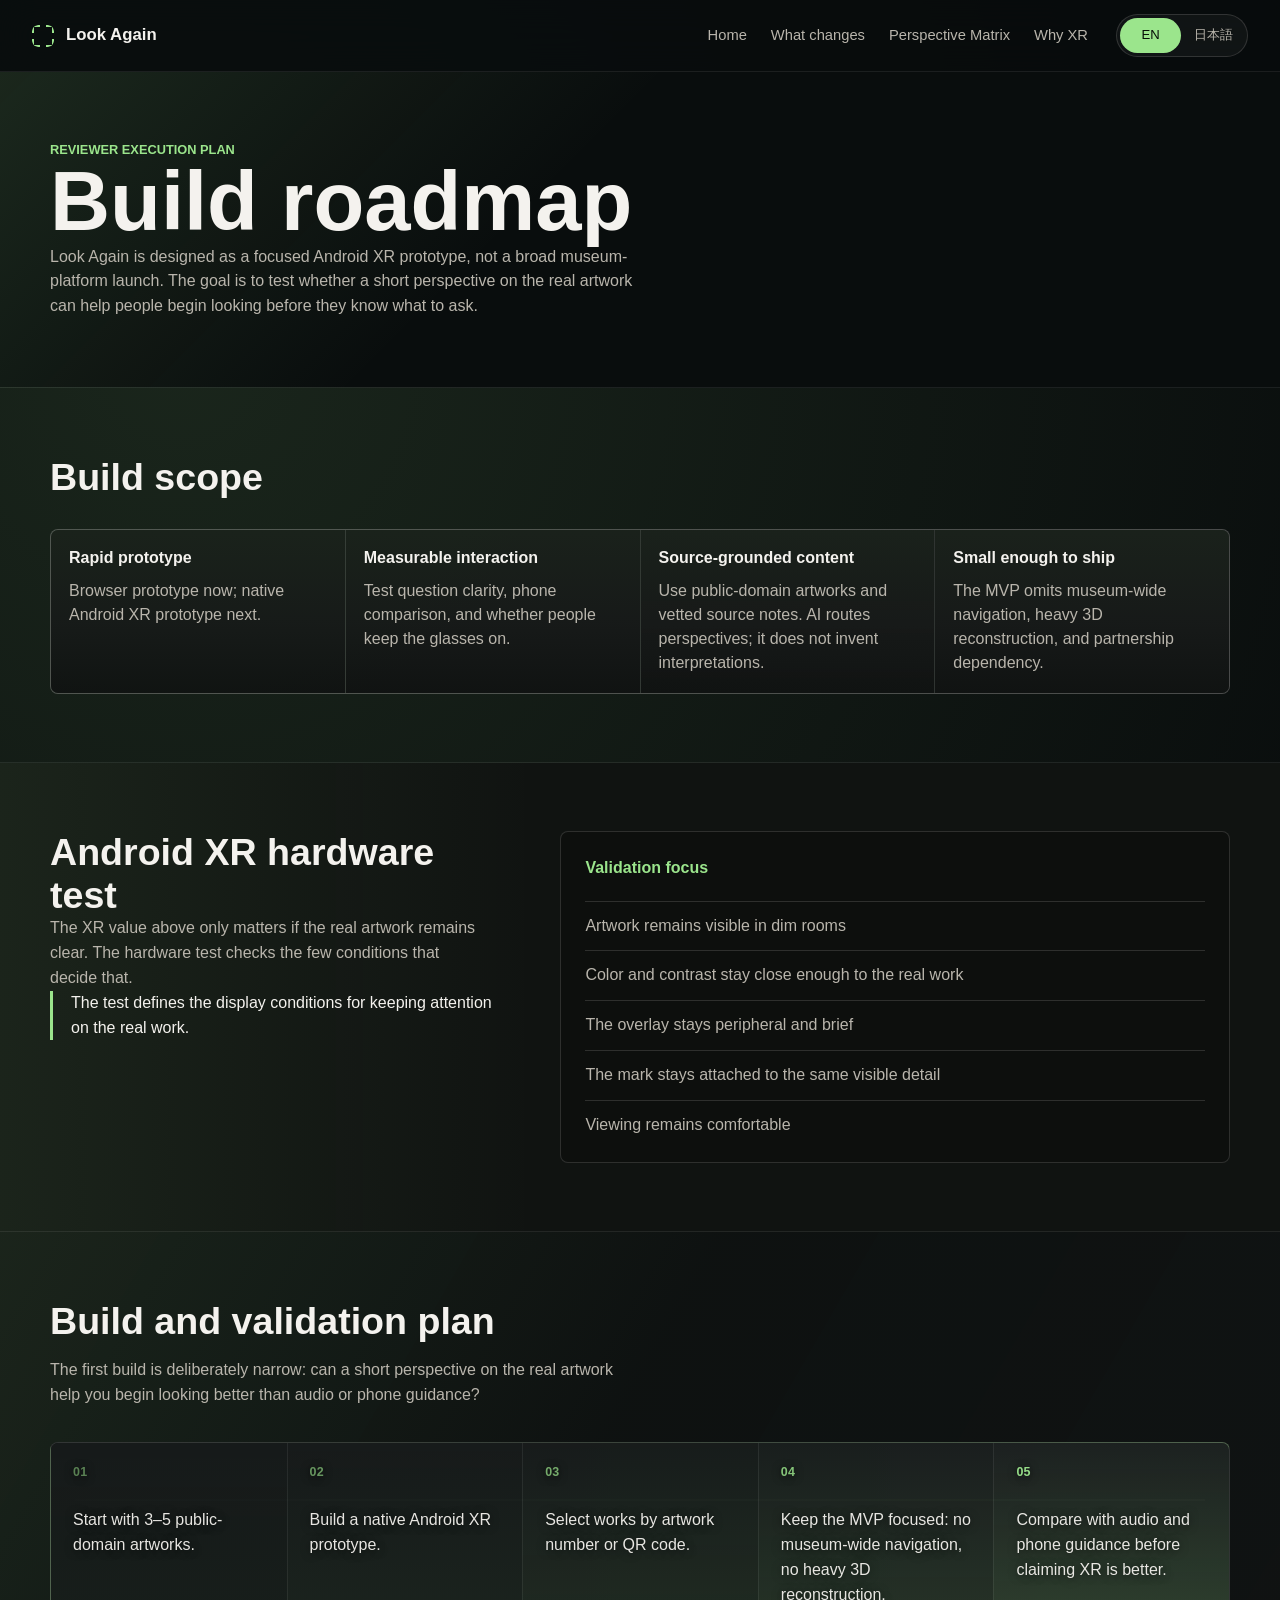
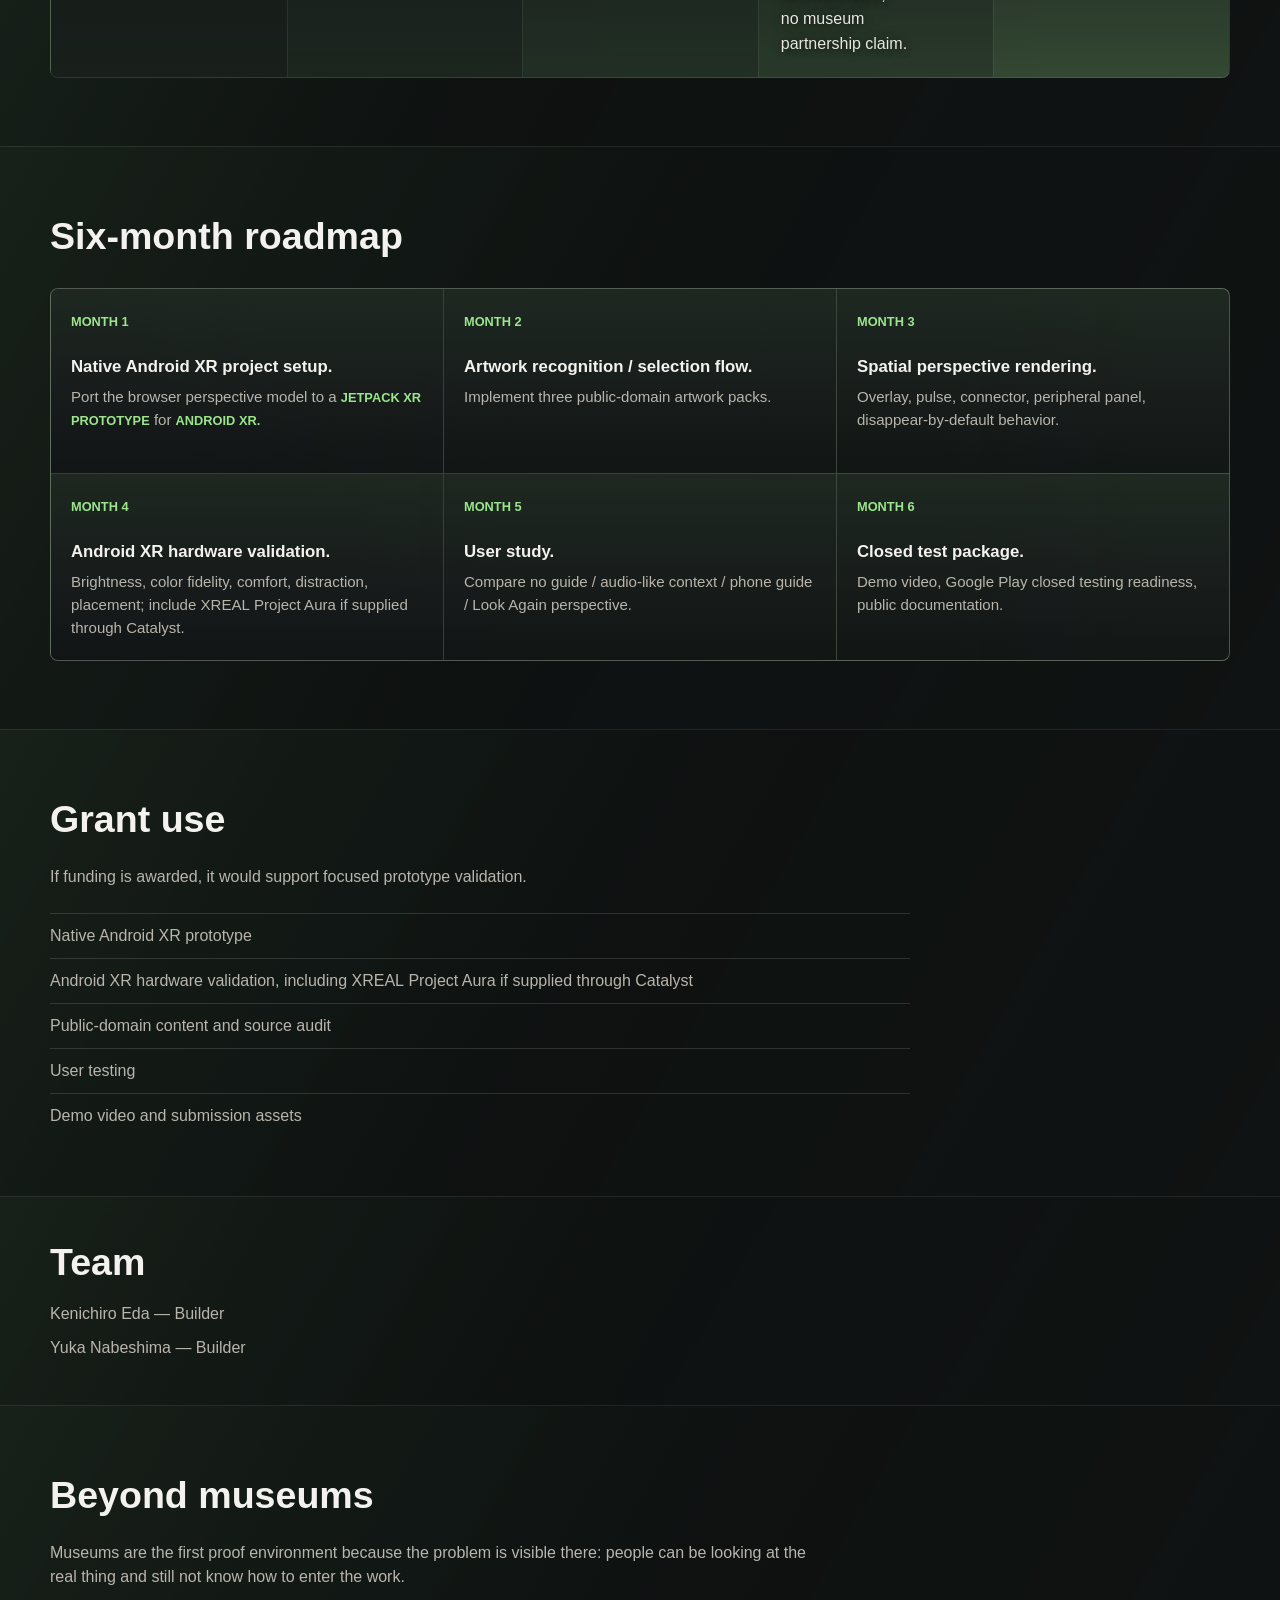
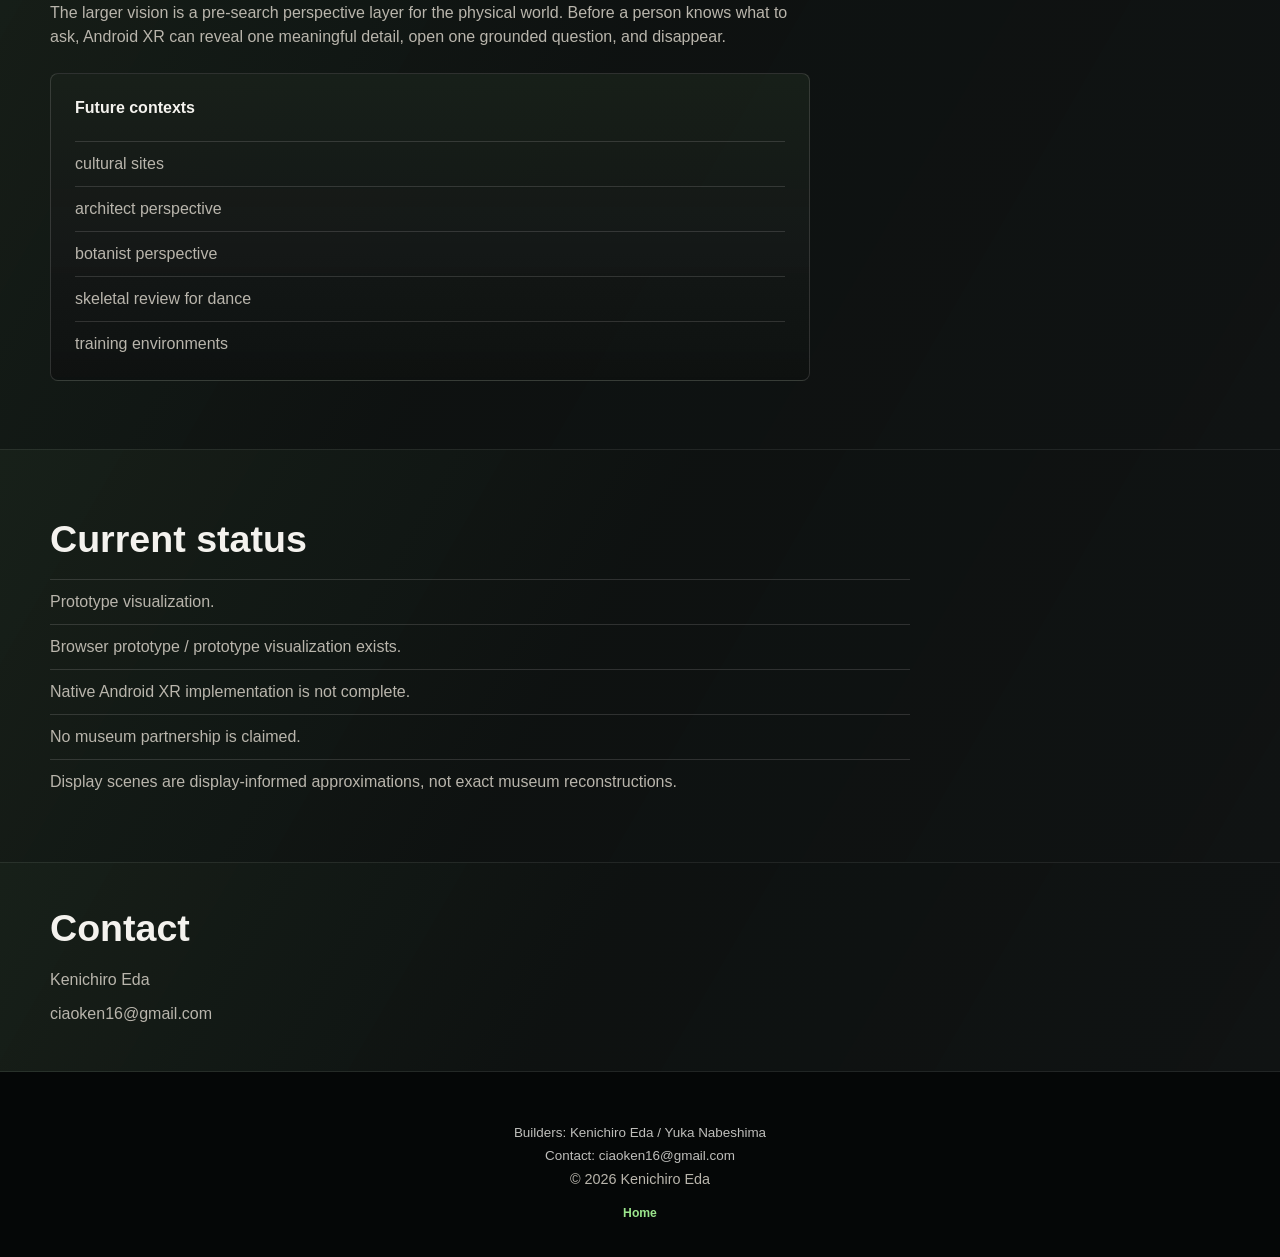
<file: site/plan.html>
<!doctype html>
<html lang="en">
  <head>
    <meta charset="utf-8">
    <meta name="viewport" content="width=device-width, initial-scale=1">
    <title>Look&nbsp;Again Plan</title>
      <meta
        name="description"
      content="Implementation roadmap for the Look&nbsp;Again Android&nbsp;XR prototype."
    >
    <link rel="icon" href="data:,">
    <link rel="stylesheet" href="./styles.css?v=20261016-hero-cue-2">
  </head>
  <body class="plan-page">
    <header class="site-header" aria-label="Global">
      <a class="brand" href="./index.html?lang=en#top" data-index-link data-index-hash="top" aria-label="Look&nbsp;Again home">
        <span class="brand-mark" aria-hidden="true"></span>
        <span>Look&nbsp;Again</span>
      </a>
      <nav class="site-nav" aria-label="Page sections">
        <a href="./index.html?lang=en#top" data-index-link data-index-hash="top" data-i18n="planPage.home">Home</a>
        <a href="./index.html?lang=en#difference" data-index-link data-index-hash="difference" data-i18n="nav.difference">What changes</a>
        <a href="./index.html?lang=en#lenses" data-index-link data-index-hash="lenses" data-i18n="nav.lenses">Expert perspectives</a>
        <a href="./index.html?lang=en#xr-only" data-index-link data-index-hash="xr-only" data-i18n="nav.aura">Why XR</a>
      </nav>
      <div class="lang-switch" aria-label="Language">
        <button type="button" data-lang-button="en" aria-pressed="true">EN</button>
        <button type="button" data-lang-button="ja" aria-pressed="false">日本語</button>
      </div>
    </header>

    <main class="plan-main">
      <section class="section plan-page-hero" aria-labelledby="plan-page-title">
        <div class="section-inner plan-page-hero-inner">
          <p class="plan-page-kicker" data-i18n="planPage.kicker">Reviewer execution plan</p>
          <h1 id="plan-page-title" class="phrase-controlled" data-i18n-html="planPage.title">Build roadmap</h1>
          <p class="plan-page-intro" data-i18n-html="planPage.intro">
            Look&nbsp;Again is designed as a focused Android&nbsp;XR prototype, not a broad museum-platform launch. The goal is to test whether a short perspective on the real artwork can help visitors begin looking before they know what to ask.
          </p>
        </div>
      </section>

      <section class="section plan-readiness-section" aria-labelledby="plan-readiness-title">
        <div class="section-inner">
          <h2 id="plan-readiness-title" class="phrase-controlled" data-i18n-html="planPage.readinessTitle">Build scope</h2>
          <div class="plan-card-grid">
            <article>
              <h3 class="phrase-controlled" data-i18n-html="planPage.readiness.rapid.title">Rapid prototype</h3>
              <p data-i18n-html="planPage.readiness.rapid.body">Browser prototype now; native Android&nbsp;XR prototype next.</p>
            </article>
            <article>
              <h3 class="phrase-controlled" data-i18n-html="planPage.readiness.measurable.title">Measurable interaction</h3>
              <p data-i18n-html="planPage.readiness.measurable.body">Test first-question clarity, phone comparison, and the rate of keeping the glasses on.</p>
            </article>
            <article>
              <h3 class="phrase-controlled" data-i18n-html="planPage.readiness.source.title">Source-grounded content</h3>
              <p data-i18n-html="planPage.readiness.source.body">Use public-domain artworks and vetted source notes. AI routes perspectives; it does not invent interpretations.</p>
            </article>
            <article>
              <h3 class="phrase-controlled" data-i18n-html="planPage.readiness.small.title">Small enough to ship</h3>
              <p data-i18n-html="planPage.readiness.small.body">The MVP omits museum-wide navigation, heavy 3D reconstruction, and partnership dependency.</p>
            </article>
          </div>
        </div>
      </section>

      <section class="section aura-section" id="hardware-validation" aria-labelledby="hardware-validation-title">
        <div class="section-inner aura-grid">
          <div>
            <h2 id="hardware-validation-title" class="phrase-controlled" data-i18n-html="aura.title">Android&nbsp;XR hardware test</h2>
            <p class="large-copy" data-i18n="aura.body">
              The XR value above only matters if the real artwork remains clear. The hardware test checks the few conditions that decide that.
            </p>
            <p class="aura-statement" data-i18n="aura.statement">
              The test defines the display conditions for keeping attention on the real work.
            </p>
          </div>
          <div class="validation-list" aria-label="Hardware validation focus">
            <p data-i18n="aura.validationIntro">Validation focus</p>
            <ul>
              <li data-i18n="aura.points.lowLight">Artwork remains visible in dim rooms</li>
              <li data-i18n="aura.points.color">Color and contrast stay close enough to the real work</li>
              <li data-i18n="aura.points.distraction">The overlay stays peripheral and brief</li>
              <li data-i18n="aura.points.anchoring">The mark stays attached to the same visible detail</li>
              <li data-i18n="aura.points.comfort">Viewing remains comfortable</li>
            </ul>
          </div>
        </div>
      </section>

      <section class="section plan-section" id="implementation-validation" aria-labelledby="implementation-validation-title">
        <div class="section-inner">
          <div class="section-heading-row">
            <div>
              <h2 id="implementation-validation-title" class="phrase-controlled" data-i18n-html="plan.title">Build and validation plan</h2>
              <p data-i18n="plan.body">
                The first build is deliberately narrow: can a short perspective on the real artwork help you begin looking better than audio or phone guidance?
              </p>
            </div>
          </div>
          <ol class="plan-list">
            <li data-i18n="plan.items.artworks">Start with 3–5 public-domain artworks.</li>
            <li data-i18n="plan.items.native">Build a native Android&nbsp;XR prototype.</li>
            <li data-i18n="plan.items.selection">Select works by artwork number or QR code.</li>
            <li data-i18n="plan.items.scope">Keep the MVP focused: no museum-wide navigation, no heavy 3D reconstruction, no museum partnership claim.</li>
            <li data-i18n="plan.items.validation">Compare with audio and phone guidance before claiming XR is better.</li>
          </ol>
        </div>
      </section>

      <section class="section plan-roadmap-section" aria-labelledby="plan-roadmap-title">
        <div class="section-inner">
          <h2 id="plan-roadmap-title" class="phrase-controlled" data-i18n-html="planPage.roadmapTitle">Six-month<wbr> roadmap</h2>
          <ol class="roadmap-list">
            <li>
              <span data-i18n="planPage.roadmap.month1.label">Month 1</span>
              <h3 class="phrase-controlled" data-i18n-html="planPage.roadmap.month1.title">Native Android&nbsp;XR project setup.</h3>
              <p data-i18n-html="planPage.roadmap.month1.body">Port the browser perspective model to a Jetpack&nbsp;XR prototype for Android&nbsp;XR.</p>
            </li>
            <li>
              <span data-i18n="planPage.roadmap.month2.label">Month 2</span>
              <h3 class="phrase-controlled" data-i18n-html="planPage.roadmap.month2.title">Artwork recognition / selection flow.</h3>
              <p data-i18n="planPage.roadmap.month2.body">Implement three public-domain artwork packs.</p>
            </li>
            <li>
              <span data-i18n="planPage.roadmap.month3.label">Month 3</span>
              <h3 class="phrase-controlled" data-i18n-html="planPage.roadmap.month3.title">Spatial cue rendering.</h3>
              <p data-i18n="planPage.roadmap.month3.body">Overlay, pulse, connector, peripheral panel, disappear-by-default behavior.</p>
            </li>
            <li>
              <span data-i18n="planPage.roadmap.month4.label">Month 4</span>
              <h3 class="phrase-controlled" data-i18n-html="planPage.roadmap.month4.title">Android&nbsp;XR hardware validation.</h3>
              <p data-i18n-html="planPage.roadmap.month4.body">Brightness, color fidelity, comfort, distraction, placement;<wbr> include XREAL<wbr> Project&nbsp;Aura<wbr> if supplied through Catalyst.</p>
            </li>
            <li>
              <span data-i18n="planPage.roadmap.month5.label">Month 5</span>
              <h3 class="phrase-controlled" data-i18n-html="planPage.roadmap.month5.title">User study.</h3>
              <p data-i18n="planPage.roadmap.month5.body">Compare no guide / audio-like context / phone guide / Look&nbsp;Again cue.</p>
            </li>
            <li>
              <span data-i18n="planPage.roadmap.month6.label">Month 6</span>
              <h3 class="phrase-controlled" data-i18n-html="planPage.roadmap.month6.title">Closed test package.</h3>
              <p data-i18n="planPage.roadmap.month6.body">Demo video, Google Play closed testing readiness, public documentation.</p>
            </li>
          </ol>
        </div>
      </section>

      <section class="section plan-grant-section" aria-labelledby="plan-grant-title">
        <div class="section-inner plan-split">
          <div>
            <h2 id="plan-grant-title" class="phrase-controlled" data-i18n-html="planPage.grantTitle">Grant use</h2>
            <p data-i18n="planPage.grantIntro">If funding is awarded, it would support focused prototype validation.</p>
          </div>
          <ul class="plan-check-list">
            <li data-i18n="planPage.grant.native">Native Android&nbsp;XR prototype</li>
            <li data-i18n-html="planPage.grant.aura">Android&nbsp;XR hardware validation,<wbr> including XREAL<wbr> Project&nbsp;Aura<wbr> if supplied through Catalyst</li>
            <li data-i18n="planPage.grant.content">Public-domain content and source audit</li>
            <li data-i18n="planPage.grant.testing">User testing</li>
            <li data-i18n="planPage.grant.assets">Demo video and submission assets</li>
          </ul>
        </div>
      </section>

      <section class="section plan-team-section" aria-labelledby="plan-builder-title">
        <div class="section-inner plan-simple-section">
          <h2 id="plan-builder-title" class="phrase-controlled" data-i18n-html="planPage.builderTitle">Team</h2>
          <p data-i18n="planPage.builderMemberKenichiro">Kenichiro Eda — Builder</p>
          <p data-i18n="planPage.builderMemberYuka">Yuka Nabeshima — Builder</p>
        </div>
      </section>

      <section class="section plan-beyond-section" aria-labelledby="plan-beyond-title">
        <div class="section-inner plan-split">
          <div>
            <h2 id="plan-beyond-title" class="phrase-controlled" data-i18n-html="planPage.beyondTitle">Beyond museums</h2>
            <p data-i18n="planPage.beyondBody1">
              Museums are the first proof environment because the problem is visible there: people can be looking at the real thing and still not know how to enter the work.
            </p>
            <p data-i18n="planPage.beyondBody2">
              The larger vision is a pre-search perspective layer for the physical world. Before a person knows what to ask, Android&nbsp;XR can reveal one meaningful detail, open one grounded question, and disappear.
            </p>
          </div>
          <div class="future-contexts">
            <h3 class="phrase-controlled" data-i18n-html="planPage.futureTitle">Future contexts</h3>
            <ul>
              <li data-i18n="planPage.future.cultural">cultural sites</li>
              <li data-i18n="planPage.future.architecture">architect perspective</li>
              <li data-i18n="planPage.future.field">botanist perspective</li>
              <li data-i18n="planPage.future.performance">skeletal review for dance</li>
              <li data-i18n="planPage.future.training">training environments</li>
            </ul>
          </div>
        </div>
      </section>

      <section class="section plan-status-section" aria-labelledby="plan-status-title">
        <div class="section-inner plan-simple-section">
          <h2 id="plan-status-title" class="phrase-controlled" data-i18n-html="planPage.statusTitle">Current status</h2>
          <ul class="status-list">
            <li data-i18n="planPage.status.concept">Prototype visualization.</li>
            <li data-i18n="planPage.status.browser">Browser prototype / prototype visualization exists.</li>
            <li data-i18n="planPage.status.native">Native Android&nbsp;XR implementation is not complete.</li>
            <li data-i18n="planPage.status.partnership">No museum partnership is claimed.</li>
            <li data-i18n="planPage.status.scenes">Display scenes are display-informed approximations, not exact museum reconstructions.</li>
          </ul>
        </div>
      </section>

      <section class="section plan-contact-section" aria-labelledby="plan-contact-title">
        <div class="section-inner plan-simple-section">
          <h2 id="plan-contact-title" class="phrase-controlled" data-i18n-html="planPage.contactTitle">Contact</h2>
          <p data-i18n="planPage.contactName">Kenichiro Eda</p>
          <p><a href="mailto:ciaoken16@gmail.com" data-i18n="planPage.contactEmail">ciaoken16@gmail.com</a></p>
        </div>
      </section>
    </main>

    <footer class="site-footer">
      <p class="footer-contact" data-i18n-html="footer.contactHtml">
        Builders: Kenichiro Eda / Yuka Nabeshima<br>Contact: ciaoken16@gmail.com
      </p>
      <p class="footer-copyright" data-i18n="footer.copyright">
        © 2026 Kenichiro Eda
      </p>
      <p class="footer-plan-link">
        <a href="./index.html?lang=en#top" data-index-link data-index-hash="top" data-i18n="planPage.home">Home</a>
      </p>
    </footer>

    <script src="./i18n.js?v=v23-type-stability-1"></script>
    <script>
      (function () {
        const I18N = window.LookAgainI18n || {};
        let lang = getInitialLang();

        function getInitialLang() {
          const params = new URLSearchParams(window.location.search);
          const queryLang = params.get("lang");
          if (queryLang === "ja" || queryLang === "en") return queryLang;
          try {
            const stored = window.localStorage.getItem("lookAgainLang");
            if (stored === "ja" || stored === "en") return stored;
          } catch (error) {
            return "en";
          }
          return "en";
        }

        function t(path) {
          const dict = I18N[lang] || I18N.en || {};
          const value = path.split(".").reduce((node, key) => (node ? node[key] : undefined), dict);
          return value == null ? "" : value;
        }

        function applyLanguage() {
          document.documentElement.lang = lang;
          document.querySelectorAll("[data-i18n]").forEach((node) => {
            node.textContent = t(node.dataset.i18n);
          });
          document.querySelectorAll("[data-i18n-html]").forEach((node) => {
            node.innerHTML = t(node.dataset.i18nHtml);
          });
          document.querySelectorAll("[data-lang-button]").forEach((button) => {
            button.setAttribute("aria-pressed", String(button.dataset.langButton === lang));
          });
          document.querySelectorAll("[data-index-link]").forEach((link) => {
            const hash = link.dataset.indexHash ? `#${link.dataset.indexHash}` : "";
            link.setAttribute("href", `./index.html?lang=${encodeURIComponent(lang)}${hash}`);
          });
          try {
            window.localStorage.setItem("lookAgainLang", lang);
          } catch (error) {}
        }

        document.querySelectorAll("[data-lang-button]").forEach((button) => {
          button.addEventListener("click", () => {
            lang = button.dataset.langButton;
            applyLanguage();
          });
        });

        applyLanguage();
      })();
    </script>
  </body>
</html>
</file>
<file: site/styles.css>
:root {
  --bg: #080b0c;
  --bg-soft: #111515;
  --ink: #f4f2ee;
  --muted: #b9b5ac;
  --dim: #7e817a;
  --line: rgba(244, 242, 238, 0.14);
  --panel: rgba(16, 19, 18, 0.84);
  --panel-solid: #141817;
  --gallery-wall: #b4ad9f;
  --gallery-floor: #3e362d;
  --wood: #7b5534;
  --frame-gold: #a98548;
  --frame-dark: #48311f;
  --green: #9be58c;
  --green-strong: #65d96e;
  --amber: #f3c55c;
  --danger-muted: #cc9b5f;
  --shadow: 0 26px 80px rgba(0, 0, 0, 0.34);
  --max: 1180px;
  --sticky-offset: 84px;
  --font-sans-en: Helvetica, Arial, sans-serif;
  --font-sans-ja: "Hiragino Kaku Gothic ProN", "Hiragino Sans", "Yu Gothic", Meiryo, sans-serif;
  --type-body-size: 1rem;
  --type-body-leading: 1.55;
  --type-card-title-size: 0.875rem;
  --type-card-title-leading: 1.43;
  --type-card-body-size: 0.8125rem;
  --type-card-body-leading: 1.54;
  --type-ui-label-size: 0.6875rem;
  --measure-body-en: 66ch;
  --measure-body-ja: 38em;
}

* {
  box-sizing: border-box;
}

html {
  scroll-behavior: smooth;
  scroll-padding-block-start: var(--sticky-offset);
  -webkit-text-size-adjust: 100%;
  text-size-adjust: 100%;
}

body {
  margin: 0;
  min-width: 320px;
  background: var(--bg);
  color: var(--ink);
  font-family: var(--font-sans-en);
  font-size: var(--type-body-size);
  line-height: var(--type-body-leading);
  overflow-wrap: normal;
  text-rendering: optimizeLegibility;
  word-break: normal;
  font-kerning: normal;
  font-synthesis: none;
  font-variant-ligatures: common-ligatures;
}

p,
li,
small,
figcaption {
  text-wrap: pretty;
}

html[lang="ja"] body {
  font-family: var(--font-sans-ja);
  line-break: strict;
  word-break: normal;
}

button,
select {
  font: inherit;
}

button {
  cursor: pointer;
}

a {
  color: inherit;
  text-decoration: none;
}

img {
  display: block;
  width: auto;
  max-width: 100%;
  height: auto;
}

.heading-narrow-break,
.preview-heading-break,
.cta-heading-break {
  display: none;
}

.semantic-unit {
  white-space: nowrap;
}

html[lang="ja"] .semantic-unit {
  display: inline;
  max-inline-size: none;
  line-break: strict;
  word-break: normal;
  white-space: nowrap;
}

p .semantic-unit,
li .semantic-unit {
  white-space: normal;
}

html[lang="ja"] p .semantic-unit,
html[lang="ja"] li .semantic-unit {
  white-space: normal;
}

.phrase-controlled {
  max-inline-size: 100%;
  overflow-wrap: normal;
  white-space: normal;
  word-break: normal;
  text-wrap: wrap;
}

html[lang="ja"] .phrase-controlled {
  line-break: strict;
  word-break: keep-all;
}

:where(
  h1,
  h2,
  h3,
  p,
  li,
  small,
  figcaption,
  .panel-target,
  .anchor-label,
  .execution-plan-cta-title,
  .execution-plan-cta-body
) {
  min-inline-size: 0;
  max-inline-size: 100%;
}

.cta-roadmap-break {
  display: none;
}

.site-header {
  position: sticky;
  top: 0;
  z-index: 40;
  display: grid;
  grid-template-columns: auto 1fr auto;
  align-items: center;
  gap: 28px;
  min-height: 72px;
  padding: 0 32px;
  border-bottom: 1px solid rgba(255, 255, 255, 0.08);
  background: rgba(8, 11, 12, 0.86);
  backdrop-filter: blur(18px);
}

.brand {
  display: inline-flex;
  align-items: center;
  gap: 12px;
  color: var(--ink);
  font-size: 1.05rem;
  font-weight: 650;
  white-space: nowrap;
}

.brand-mark {
  width: 22px;
  height: 22px;
  border: 2px solid var(--green);
  border-radius: 6px;
  mask:
    linear-gradient(#000 0 0) top left / 8px 2px no-repeat,
    linear-gradient(#000 0 0) top left / 2px 8px no-repeat,
    linear-gradient(#000 0 0) top right / 8px 2px no-repeat,
    linear-gradient(#000 0 0) top right / 2px 8px no-repeat,
    linear-gradient(#000 0 0) bottom left / 8px 2px no-repeat,
    linear-gradient(#000 0 0) bottom left / 2px 8px no-repeat,
    linear-gradient(#000 0 0) bottom right / 8px 2px no-repeat,
    linear-gradient(#000 0 0) bottom right / 2px 8px no-repeat;
  background: var(--green);
}

.site-nav {
  display: flex;
  justify-content: flex-end;
  gap: 24px;
  color: var(--muted);
  font-size: 0.92rem;
}

.site-nav a {
  padding: 8px 0;
}

.site-nav a:hover,
.site-nav a:focus-visible {
  color: var(--ink);
}

.site-nav .nav-plan-link {
  align-self: center;
  border: 1px solid rgba(155, 229, 140, 0.66);
  border-radius: 999px;
  padding: 7px 13px;
  color: var(--green);
  background: rgba(155, 229, 140, 0.055);
  font-weight: 720;
  box-shadow: 0 0 0 1px rgba(155, 229, 140, 0.06) inset;
}

.site-nav .nav-plan-link:hover,
.site-nav .nav-plan-link:focus-visible {
  color: #061007;
  background: var(--green);
}

.header-plan-link {
  display: none;
  border: 1px solid rgba(155, 229, 140, 0.68);
  border-radius: 999px;
  padding: 7px 12px;
  color: var(--green);
  background: rgba(155, 229, 140, 0.055);
  font-size: 0.82rem;
  font-weight: 740;
  white-space: nowrap;
}

.header-plan-link:hover,
.header-plan-link:focus-visible {
  color: #061007;
  background: var(--green);
}

.lang-switch {
  display: inline-grid;
  grid-template-columns: 1fr 1fr;
  gap: 2px;
  padding: 3px;
  border: 1px solid var(--line);
  border-radius: 999px;
  background: rgba(255, 255, 255, 0.04);
}

.lang-switch button {
  min-width: 58px;
  border: 0;
  border-radius: 999px;
  padding: 7px 11px;
  background: transparent;
  color: var(--muted);
  font-size: 0.82rem;
}

.lang-switch button[aria-pressed="true"] {
  background: var(--green);
  color: #061007;
}

.hero {
  display: grid;
  position: relative;
  grid-template-columns: 1fr;
  align-items: stretch;
  min-height: calc(100svh - 72px);
  padding: 34px 32px 28px;
  border-bottom: 1px solid rgba(255, 255, 255, 0.08);
  background:
    radial-gradient(circle at 18% 18%, rgba(155, 229, 140, 0.08), transparent 34%),
    linear-gradient(180deg, rgba(8, 11, 12, 1) 0%, rgba(8, 11, 12, 0.9) 38%, rgba(8, 11, 12, 1) 100%),
    #090c0d;
}

.hero-copy {
  display: grid;
  position: absolute;
  left: max(64px, calc((100% - 1200px) / 2 + 32px));
  top: clamp(74px, 11vh, 112px);
  z-index: 32;
  gap: 12px;
  align-items: start;
  width: min(58vw, 800px);
  pointer-events: none;
}

.hero h1 {
  display: grid;
  gap: 8px;
  margin: 0;
  max-width: 100%;
  font-size: inherit;
  line-height: 1;
  font-weight: 720;
  white-space: nowrap;
  text-shadow: 0 18px 70px rgba(0, 0, 0, 0.72);
}

.hero-title-kicker {
  display: block;
  width: max-content;
  max-width: 100%;
  border-left: 3px solid var(--green);
  padding-left: 10px;
  color: rgba(217, 251, 211, 0.92);
  font-size: clamp(0.82rem, 1.08vw, 1rem);
  font-weight: 760;
  line-height: 1.15;
  text-transform: uppercase;
}

.hero-title-focus {
  display: block;
  max-width: none;
  color: var(--ink);
  font-size: clamp(2.2rem, 3.4vw, 3rem);
  font-weight: 780;
  line-height: 0.94;
  white-space: nowrap;
}

.hero-subcopy {
  display: none;
  margin: 0;
  max-width: 480px;
  color: rgba(244, 242, 238, 0.88);
  font-size: clamp(1rem, 1.35vw, 1.18rem);
  line-height: 1.45;
  text-shadow: 0 10px 34px rgba(0, 0, 0, 0.74);
}

.hero-search-note {
  display: none;
}

.hero-actions {
  display: flex;
  flex-wrap: wrap;
  gap: 10px;
  margin-top: 4px;
  justify-content: flex-start;
  pointer-events: auto;
}

.hero-actions .button {
  min-height: 38px;
  padding: 0 14px;
  color: rgba(244, 242, 238, 0.88);
  font-size: 0.86rem;
  background: rgba(5, 8, 8, 0.5);
  border-color: rgba(255, 255, 255, 0.2);
  box-shadow: 0 14px 40px rgba(0, 0, 0, 0.32);
}

.hero-actions .button.primary {
  color: rgba(217, 251, 211, 0.94);
  background: rgba(155, 229, 140, 0.12);
  border-color: rgba(155, 229, 140, 0.38);
}

.hero-actions .button.secondary {
  background: rgba(5, 8, 8, 0.5);
  border-color: rgba(155, 229, 140, 0.24);
}

.hero-delta-proof {
  display: none;
}

.hero-delta-row {
  display: grid;
  grid-template-columns: 78px minmax(0, 1fr);
  gap: 10px;
  align-items: start;
  padding: 10px;
  background: rgba(255, 255, 255, 0.04);
}

.hero-delta-row.lookagain {
  background: rgba(155, 229, 140, 0.1);
}

.hero-delta-kicker {
  color: var(--green);
  font-size: 0.68rem;
  font-weight: 820;
  line-height: 1.2;
  text-transform: uppercase;
}

.hero-delta-row.existing .hero-delta-kicker {
  color: var(--amber);
}

.hero-delta-row strong {
  display: block;
  color: var(--ink);
  font-size: 0.8rem;
  line-height: 1.22;
}

.hero-delta-row p {
  margin: 4px 0 0;
  color: var(--muted);
  font-size: 0.7rem;
  line-height: 1.34;
}

.button {
  display: inline-flex;
  align-items: center;
  justify-content: center;
  gap: 10px;
  min-height: 42px;
  border-radius: 999px;
  padding: 0 16px;
  border: 1px solid transparent;
  color: var(--ink);
  font-size: 0.95rem;
  transition:
    transform 160ms ease,
    border-color 160ms ease,
    background 160ms ease;
}

.button:hover {
  transform: translateY(-1px);
}

.button:focus-visible,
.state-step:focus-visible,
.matrix-cell:focus-visible,
select:focus-visible {
  outline: 2px solid var(--green);
  outline-offset: 3px;
}

.button.primary {
  background: var(--green);
  color: #071008;
}

.button.secondary {
  border-color: rgba(155, 229, 140, 0.52);
  background: rgba(155, 229, 140, 0.06);
}

.button-icon {
  display: inline-grid;
  place-items: center;
  width: 1.1em;
  height: 1.1em;
  font-size: 1rem;
}

.hero-principle {
  display: none;
}

.hero-experience {
  display: grid;
  position: relative;
  gap: 0;
  width: min(100%, 1200px);
  max-width: 100%;
  min-width: 0;
  margin-bottom: 28px;
  justify-self: center;
}

.xr-stage {
  position: relative;
  overflow: hidden;
  border: 1px solid rgba(255, 255, 255, 0.12);
  border-radius: 8px;
  background: #0f1110;
  box-shadow: var(--shadow);
}

.museum-stage {
  --look-x: 0;
  --look-y: 0;
  --world-x: 0px;
  --world-y: 0px;
  --xr-x: 0px;
  --xr-y: 0px;
  --room-x: 0px;
  --room-y: 0px;
  --art-x: 0px;
  --art-y: 0px;
  --overlay-x: 0px;
  --overlay-y: 0px;
  --panel-x: 0px;
  --panel-y: 0px;
  --phone-x: 0px;
  --phone-y: 0px;
  --phone-rotate: 0deg;
}

.museum-stage.is-parallax-enabled {
  touch-action: pan-y;
}

.museum-stage.is-parallax-enabled .stage-layer--artwork {
  translate: 0 0;
  transition:
    left 460ms ease,
    top 460ms ease,
    width 460ms ease,
    transform 460ms ease;
  will-change: translate;
}

.museum-stage.is-parallax-enabled .stage-layer--foreground {
  translate: var(--phone-x) var(--phone-y);
  rotate: var(--phone-rotate);
  transition:
    translate 150ms ease-out,
    rotate 150ms ease-out;
  will-change: translate, rotate;
}

.stage-layer--panel {
  translate: var(--panel-safe-x, 0px) var(--panel-safe-y, 0px);
}

.museum-stage.is-parallax-enabled .stage-layer--panel {
  translate: var(--panel-safe-x, 0px) var(--panel-safe-y, 0px);
  will-change: translate;
}

.physical-world-layer,
.xr-overlay-layer {
  position: absolute;
  inset: 0;
  pointer-events: none;
}

.physical-world-layer {
  z-index: 1;
  translate: var(--world-x, 0px) var(--world-y, 0px);
  will-change: translate;
}

.physical-world-backdrop {
  position: absolute;
  inset: -4px;
  z-index: 0;
  background: var(--physical-background, #171411);
  background-position: var(--physical-background-position, center);
  background-repeat: var(--physical-background-repeat, no-repeat);
  background-size: var(--physical-background-size, cover);
  pointer-events: none;
}

.xr-overlay-layer {
  z-index: 6;
  translate: var(--xr-x, 0px) var(--xr-y, 0px);
  will-change: translate;
}

.xr-overlay-layer .edge-panel {
  pointer-events: auto;
}

.xr-stage[data-layout-ready="false"] .xr-overlay-layer {
  opacity: 0;
  pointer-events: none;
}

.xr-stage[data-layout-ready="false"] .xr-overlay-layer .edge-panel {
  pointer-events: none;
}

.xr-artwork-plane {
  z-index: 2;
}

.xr-overlay-layer > .connector-svg {
  z-index: 1;
}

.hero-stage .anchor-label,
.explorer-stage .anchor-label {
  background: rgb(8, 12, 11);
}

.xr-artwork-plane .artwork-frame {
  border-color: transparent;
  border-image-source: none;
  background: transparent;
  box-shadow: none;
}

/* The overlay plane shares artwork geometry only; later frame themes must not make it opaque. */
.xr-stage .xr-overlay-layer .artwork-rig.xr-artwork-plane .artwork-frame {
  border-color: transparent;
  border-image: none;
  background: transparent;
  box-shadow: none;
}

.xr-artwork-plane::before,
.xr-artwork-plane .artwork-frame::before,
.xr-artwork-plane .artwork-frame::after {
  display: none !important;
}

.museum-stage.is-parallax-enabled .xr-overlay-layer .stage-layer--overlay:not(.connector-svg):not(.room-perspective-svg) {
  translate: 0 0;
}

@media (prefers-reduced-motion: reduce) {
  .museum-stage {
    --look-x: 0;
    --look-y: 0;
    --room-x: 0px;
    --room-y: 0px;
    --art-x: 0px;
    --art-y: 0px;
    --overlay-x: 0px;
    --overlay-y: 0px;
    --panel-x: 0px;
    --panel-y: 0px;
    --phone-x: 0px;
    --phone-y: 0px;
    --phone-rotate: 0deg;
  }
}

.hero-stage {
  width: 100%;
  aspect-ratio: 16 / 9;
  min-height: clamp(520px, calc(100svh - 166px), 700px);
  border-color: rgba(155, 229, 140, 0.3);
  border-radius: 10px;
}

.hero-stage .physical-world-layer::after,
.hero-stage::after {
  content: "";
  position: absolute;
  inset: 0;
  z-index: 18;
  pointer-events: none;
}

.hero-stage .physical-world-layer::after {
  opacity: 1;
  background:
    linear-gradient(90deg, rgba(5, 8, 8, 0.46) 0%, rgba(5, 8, 8, 0.22) 31%, transparent 58%),
    radial-gradient(circle at 53% 48%, transparent 0 22%, rgba(5, 8, 8, 0.08) 38%, rgba(5, 8, 8, 0.28) 88%),
    linear-gradient(180deg, rgba(5, 8, 8, 0.14), transparent 40%, rgba(5, 8, 8, 0.34));
}

.hero-stage::after {
  opacity: 0;
  background:
    radial-gradient(circle at 50% 50%, rgba(226, 255, 220, 0.7) 0 1%, rgba(155, 229, 140, 0.45) 7%, rgba(155, 229, 140, 0.12) 24%, transparent 58%),
    radial-gradient(circle at 50% 50%, transparent 0 22%, rgba(232, 255, 227, 0.34) 23%, transparent 42%);
  mix-blend-mode: screen;
}

.hero-stage.is-stage-changing .stage-scene {
  animation: heroSceneCut 760ms ease both;
}

.hero-stage[data-state="select"].is-stage-changing .stage-scene {
  animation: xrWorldOpen 1400ms ease-out both;
}

.hero-stage.is-xr-reveal::after {
  animation: xrReveal 1400ms ease-out both;
}

.hero-experience[data-act="lookagain"] .hero-stage {
  border-color: rgba(155, 229, 140, 0.68);
  box-shadow:
    0 0 0 1px rgba(155, 229, 140, 0.16),
    0 34px 120px rgba(0, 0, 0, 0.44);
}

.hero-experience {
  position: relative;
}

.hero-act-rail {
  position: absolute;
  left: 16px;
  right: 16px;
  bottom: 120px;
  z-index: 24;
  display: none;
  grid-template-columns: minmax(0, 1.08fr) minmax(0, 1fr);
  gap: 10px;
  padding: 10px;
  border: 1px solid rgba(255, 255, 255, 0.1);
  border-radius: 8px;
  background:
    linear-gradient(90deg, rgba(242, 184, 91, 0.06), rgba(155, 229, 140, 0.05)),
    rgba(255, 255, 255, 0.026);
}

.act-step {
  position: relative;
  display: grid;
  gap: 3px;
  min-height: 42px;
  border: 1px solid rgba(255, 255, 255, 0.11);
  border-radius: 7px;
  padding: 9px 11px 10px;
  background: rgba(255, 255, 255, 0.035);
  color: var(--muted);
  text-align: left;
}

.act-step::after {
  content: "";
  position: absolute;
  left: 12px;
  right: 12px;
  bottom: 7px;
  height: 2px;
  border-radius: 999px;
  background: rgba(255, 255, 255, 0.12);
}

.act-step span {
  color: var(--ink);
  font-size: 0.98rem;
  font-weight: 760;
}

.act-step small {
  color: var(--dim);
  font-size: 0.73rem;
}

.act-step[aria-current="true"] {
  border-color: rgba(155, 229, 140, 0.66);
  background: rgba(155, 229, 140, 0.12);
}

.hero-experience[data-active-act="existing"] .hero-sequence-act[data-hero-act="existing"] {
  border-color: rgba(242, 184, 91, 0.48);
  background: rgba(242, 184, 91, 0.09);
}

.hero-experience[data-active-act="existing"] .hero-sequence-act[data-hero-act="existing"]::after {
  background: rgba(242, 184, 91, 0.58);
}

.hero-experience[data-active-act="lookagain"] .hero-sequence-act[data-hero-act="lookagain"]::after {
  background: rgba(155, 229, 140, 0.68);
}

.hero-substate-lines {
  position: absolute;
  left: clamp(20px, 5vw, 64px);
  right: clamp(20px, 5vw, 64px);
  bottom: 22px;
  z-index: 25;
  display: grid;
  grid-template-columns: minmax(0, 1fr);
  gap: 14px;
  padding: 0;
  border: 0;
  background: transparent;
  backdrop-filter: none;
}

.hero-substate-line {
  display: grid;
  grid-template-columns: 1fr;
  gap: 6px;
  align-items: stretch;
  color: var(--dim);
  font-size: 0.72rem;
  font-weight: 760;
}

.hero-substate-line > span {
  color: rgba(244, 242, 238, 0.64);
  text-shadow: 0 10px 30px rgba(0, 0, 0, 0.82);
  overflow: hidden;
  text-overflow: ellipsis;
  white-space: nowrap;
}

.hero-substate-rail {
  display: grid;
  grid-template-columns: repeat(5, minmax(0, 1fr));
  gap: 6px;
  min-height: 28px;
  opacity: 0.46;
}

.hero-experience[data-act="lookagain"] [data-lookagain-substate-rail] {
  opacity: 0.94;
}

.substate-step {
  position: relative;
  overflow: hidden;
  min-height: 28px;
  border-radius: 999px;
  padding: 5px 9px 6px;
  border: 1px solid rgba(255, 255, 255, 0.1);
  background: rgba(4, 8, 8, 0.66);
  font-size: 0.68rem;
  backdrop-filter: blur(8px);
}

.hero-sequence-step::after {
  content: "";
  position: absolute;
  left: 0;
  right: auto;
  bottom: 0;
  width: 0%;
  height: 3px;
  border-radius: 999px;
  background: rgba(155, 229, 140, 0.72);
  pointer-events: none;
}

.hero-experience[data-active-act="existing"] .hero-sequence-step[aria-current="true"]::after {
  background: rgba(242, 184, 91, 0.75);
}

.hero-sequence-step[aria-current="true"]::after {
  animation: heroSegmentProgress var(--segment-duration, 3000ms) linear forwards;
}

.hero-sequence-caption {
  position: relative;
  z-index: 1;
  width: min(100%, 430px);
  min-height: 0;
  margin: 2px 0 0;
  border: 0;
  border-radius: 0;
  border-left: 3px solid rgba(155, 229, 140, 0.82);
  padding: 2px 0 3px 12px;
  background: linear-gradient(90deg, rgba(5, 8, 8, 0.46), transparent);
  color: rgba(244, 242, 238, 0.94);
  font-size: clamp(0.98rem, 1.34vw, 1.22rem);
  font-weight: 650;
  line-height: 1.28;
  text-shadow: 0 14px 44px rgba(0, 0, 0, 0.8);
}

@keyframes heroSegmentProgress {
  from {
    width: 0%;
  }
  to {
    width: 100%;
  }
}

@keyframes heroSceneCut {
  0% {
    filter: brightness(0.82) saturate(0.86);
    transform: scale(1.006);
  }
  100% {
    filter: brightness(1) saturate(1);
    transform: scale(1);
  }
}

@keyframes heroCaptionRefresh {
  0% {
    opacity: 0;
    transform: translateX(-12px);
  }
  100% {
    opacity: 1;
    transform: translateX(0);
  }
}

@keyframes xrReveal {
  0% {
    opacity: 0;
    transform: scale(0.18);
    filter: blur(16px);
  }
  36% {
    opacity: 0.95;
  }
  100% {
    opacity: 0;
    transform: scale(2.25);
    filter: blur(2px);
  }
}

@keyframes xrWorldOpen {
  0% {
    filter: brightness(0.78) saturate(0.82);
    transform: scale(0.985);
  }
  55% {
    filter: brightness(1.16) saturate(1.08);
  }
  100% {
    filter: brightness(1) saturate(1);
    transform: scale(1);
  }
}

@keyframes viewpointOptionFocus {
  0%,
  24%,
  100% {
    border-color: rgba(244, 242, 238, 0.2);
    background: rgba(244, 242, 238, 0.1);
    color: rgba(244, 242, 238, 0.88);
    box-shadow: none;
  }
  8%,
  18% {
    border-color: rgba(155, 229, 140, 0.72);
    background: rgba(155, 229, 140, 0.15);
    color: rgba(244, 242, 238, 0.98);
    box-shadow: 0 0 0 1px rgba(155, 229, 140, 0.2);
  }
}

@keyframes heroViewpointSelectorPop {
  0% {
    opacity: 0;
    clip-path: circle(0% at 50% 50%);
    transform: translateY(-50%) scale(0.74);
    filter: blur(10px);
  }
  54% {
    opacity: 1;
    clip-path: circle(76% at 50% 50%);
    transform: translateY(-50%) scale(1.018);
    filter: blur(0);
  }
  100% {
    opacity: 1;
    clip-path: circle(145% at 50% 50%);
    transform: translateY(-50%) scale(1);
    filter: blur(0);
  }
}

@keyframes heroStateIconSwap {
  0% {
    opacity: 0;
    transform: rotate(-135deg) scale(0.45);
    filter: blur(3px);
  }
  54% {
    opacity: 1;
    transform: rotate(18deg) scale(1.08);
    filter: blur(0);
  }
  100% {
    opacity: 1;
    transform: rotate(0deg) scale(1);
    filter: blur(0);
  }
}

@keyframes selectedViewpointLock {
  0% {
    box-shadow: 0 0 0 0 rgba(155, 229, 140, 0);
  }
  45% {
    box-shadow: 0 0 0 4px rgba(155, 229, 140, 0.16), 0 0 22px rgba(155, 229, 140, 0.18);
  }
  100% {
    box-shadow: 0 0 0 1px rgba(155, 229, 140, 0.28), 0 0 16px rgba(155, 229, 140, 0.12);
  }
}

@keyframes hudArrive {
  0% {
    opacity: 0;
    transform: translateY(10px) scale(0.96);
  }
  100% {
    opacity: 1;
    transform: translateY(0) scale(1);
  }
}

@keyframes futureSceneBreathe {
  0%,
  100% {
    opacity: 0.82;
    transform: scale(1);
  }
  50% {
    opacity: 1;
    transform: scale(1.018);
  }
}

@keyframes futureTargetPulse {
  0%,
  100% {
    box-shadow:
      0 0 0 5px rgba(155, 229, 140, 0.08),
      0 0 20px rgba(155, 229, 140, 0.32);
  }
  50% {
    box-shadow:
      0 0 0 9px rgba(155, 229, 140, 0.16),
      0 0 30px rgba(155, 229, 140, 0.52);
  }
}

@keyframes futurePanelFloat {
  0%,
  100% {
    transform: translateY(0);
  }
  50% {
    transform: translateY(-3px);
  }
}

@keyframes futureScan {
  0%,
  35% {
    transform: translateX(-34%);
    opacity: 0;
  }
  52% {
    opacity: 1;
  }
  80%,
  100% {
    transform: translateX(34%);
    opacity: 0;
  }
}

@media (prefers-reduced-motion: reduce) {
  .hero-sequence-step[aria-current="true"]::after {
    width: 100%;
    animation: none;
  }
}

.explorer-stage {
  width: 100%;
  max-width: 100%;
  aspect-ratio: 16 / 9;
  min-height: 640px;
}

.preview-layout {
  display: grid;
  grid-template-columns: minmax(0, 1.45fr) minmax(280px, 0.55fr);
  gap: var(--preview-layout-gap, 18px);
  align-items: start;
  margin-top: 24px;
  width: 100%;
  max-width: 100%;
  min-width: 0;
}

.preview-layout > * {
  min-width: 0;
}

.preview-stage-column {
  display: grid;
  gap: 12px;
  min-width: 0;
}

.preview-section {
  --preview-layout-gap: 18px;
  --preview-stage-inset: 18px;
}

.preview-section :is(
  .section-heading-row p,
  .preview-details,
  .preview-sequence-copy,
  .preview-reference-note,
  .explorer-stage .edge-panel,
  .explorer-stage .panel-target,
  .explorer-stage .micro-evidence,
  .explorer-stage .material-evidence,
  .explorer-stage .comparative-evidence
) {
  overflow-wrap: normal;
  word-break: normal;
  hyphens: none;
  text-wrap: wrap;
}

html[lang="ja"] .preview-section :is(
  .section-heading-row p,
  .preview-details,
  .preview-sequence-copy,
  .preview-reference-note,
  .explorer-stage .edge-panel,
  .explorer-stage .panel-target,
  .explorer-stage .micro-evidence,
  .explorer-stage .material-evidence,
  .explorer-stage .comparative-evidence
) {
  line-break: strict;
}

.preview-lens-controls {
  display: grid;
  min-width: 0;
}

.preview-artwork-controls {
  position: absolute;
  z-index: 7;
  left: var(--preview-stage-inset);
  top: 56px;
  width: min(160px, calc(100% - 36px));
  pointer-events: auto;
}

.preview-control-group {
  display: grid;
  gap: 7px;
}

.preview-control-group > span {
  color: var(--dim);
  font-size: 0.68rem;
  font-weight: 820;
  letter-spacing: 0;
  text-transform: uppercase;
}

.preview-control-row {
  display: flex;
  flex-wrap: wrap;
  gap: 6px;
}

.preview-control-group-lens .preview-control-row {
  display: grid;
  grid-template-columns: repeat(3, minmax(0, 1fr));
  gap: 8px;
}

.preview-control-group-artwork .preview-control-row {
  display: grid;
  gap: 6px;
}

.preview-artwork-controls .preview-control-group {
  border: 1px solid rgba(155, 229, 140, 0.22);
  border-radius: 8px;
  padding: 8px;
  background: rgba(8, 12, 11, 0.68);
  backdrop-filter: blur(12px);
  box-shadow: 0 14px 34px rgba(0, 0, 0, 0.28);
}

.preview-artwork-controls .preview-control-group > span {
  font-size: 0.58rem;
}

.preview-artwork-controls .preview-control-button {
  justify-content: flex-start;
  min-height: 27px;
  padding: 0 8px;
  font-size: 0.66rem;
  text-align: left;
}

.preview-lens-controls .preview-control-button {
  justify-content: center;
  min-height: 38px;
  border-color: rgba(155, 229, 140, 0.2);
  background: rgba(255, 255, 255, 0.035);
  font-size: 0.82rem;
}

.preview-control-button {
  display: inline-flex;
  align-items: center;
  min-height: 32px;
  border: 1px solid rgba(255, 255, 255, 0.13);
  border-radius: 999px;
  padding: 0 11px;
  background: rgba(255, 255, 255, 0.045);
  color: rgba(244, 242, 238, 0.78);
  font: inherit;
  font-size: 0.76rem;
  font-weight: 760;
  cursor: pointer;
  transition:
    border-color 180ms ease,
    background 180ms ease,
    color 180ms ease,
    transform 180ms ease;
}

.preview-control-button:hover {
  border-color: rgba(155, 229, 140, 0.42);
  color: var(--ink);
  transform: translateY(-1px);
}

.preview-control-button[aria-pressed="true"] {
  border-color: rgba(155, 229, 140, 0.72);
  background: rgba(155, 229, 140, 0.15);
  color: var(--green);
}

.preview-details {
  display: grid;
  align-content: start;
  gap: 18px;
  border-left: 1px solid rgba(155, 229, 140, 0.28);
  padding: 4px 0 4px var(--preview-layout-gap);
  align-self: start;
}

.preview-kicker {
  margin: 0;
  color: var(--green);
  font-size: 0.68rem;
  font-weight: 820;
  letter-spacing: 0;
  text-transform: uppercase;
}

.preview-details h3 {
  margin: 0;
  font-size: 1.18rem;
  line-height: 1.2;
}

.preview-details p {
  color: var(--muted);
}

.preview-sequence-list {
  --sequence-index-width: 34px;
  --sequence-index-height: 22px;
  --sequence-axis-x: calc(var(--sequence-index-width) / 2);
  display: grid;
  position: relative;
  gap: 0;
  margin: 0;
  padding: 0;
  list-style: none;
}

.preview-sequence-item:not(:last-child)::before {
  content: "";
  position: absolute;
  top: var(--sequence-index-height);
  bottom: -12px;
  left: calc(var(--sequence-axis-x) - 1px);
  z-index: 0;
  width: 2px;
  background: linear-gradient(
    180deg,
    rgba(155, 229, 140, 0.92),
    rgba(155, 229, 140, 0.5) 70%,
    rgba(155, 229, 140, 0.16)
  );
  box-shadow: 0 0 12px rgba(155, 229, 140, 0.12);
}

.preview-sequence-item {
  display: grid;
  position: relative;
  z-index: 1;
  grid-template-columns: var(--sequence-index-width) minmax(0, 1fr);
  gap: 12px;
  align-items: start;
  padding: 0 0 26px;
}

.preview-sequence-item:not(:last-child)::after {
  content: "";
  position: absolute;
  left: calc(var(--sequence-axis-x) - 5px);
  bottom: 9px;
  z-index: 2;
  width: 10px;
  height: 7px;
  background: var(--green);
  clip-path: polygon(0 0, 100% 0, 50% 100%);
  filter: drop-shadow(0 2px 5px rgba(155, 229, 140, 0.22));
}

.preview-sequence-index {
  display: flex;
  position: relative;
  z-index: 3;
  align-items: center;
  justify-content: center;
  width: var(--sequence-index-width);
  height: var(--sequence-index-height);
  border: 1px solid rgba(155, 229, 140, 0.66);
  border-radius: 4px;
  color: #d9fbd3;
  background: rgba(155, 229, 140, 0.09);
  box-shadow: 0 0 0 3px #080b0c;
  font-size: 0.68rem;
  font-weight: 820;
  line-height: 1;
  font-variant-numeric: tabular-nums;
  font-feature-settings: "tnum" 1;
  text-align: center;
}

.preview-sequence-copy {
  display: grid;
  gap: 6px;
  min-width: 0;
  padding: 0 0 18px;
  border-bottom: 1px solid rgba(255, 255, 255, 0.08);
}

.preview-sequence-item:last-child .preview-sequence-copy {
  padding-bottom: 4px;
  border-bottom: 0;
}

.preview-sequence-copy strong {
  color: var(--ink);
  font-size: 0.9rem;
  line-height: 1.3;
}

.preview-sequence-copy > span {
  color: rgba(244, 242, 238, 0.78);
  font-size: 0.82rem;
  line-height: 1.5;
}

.preview-details dl {
  display: grid;
  gap: 12px;
  margin: 6px 0 0;
}

.preview-details dl div {
  display: grid;
  gap: 3px;
}

.preview-details dt {
  color: var(--dim);
  font-size: 0.68rem;
  font-weight: 820;
}

.preview-details dd {
  margin: 0;
  color: rgba(244, 242, 238, 0.88);
  font-size: 0.92rem;
}

.preview-reference-note {
  display: grid;
  gap: 5px;
  margin-top: 6px;
  padding-top: 4px;
  color: rgba(244, 242, 238, 0.48);
  font-size: 0.68rem;
  line-height: 1.35;
}

.preview-reference-note span {
  color: rgba(244, 242, 238, 0.56);
  font-weight: 760;
}

.preview-reference-note p {
  margin: 0;
  color: inherit;
}

.preview-reference-links {
  display: flex;
  flex-wrap: wrap;
  gap: 6px;
}

.preview-reference-note a {
  color: rgba(155, 229, 140, 0.62);
  text-decoration: none;
}

.preview-reference-note a:hover {
  color: var(--green);
  text-decoration: underline;
}

.stage-bar {
  position: absolute;
  left: 18px;
  right: 18px;
  top: 16px;
  z-index: 10;
  display: flex;
  align-items: flex-start;
  justify-content: space-between;
  gap: 18px;
  pointer-events: none;
}

.hero-stage .stage-bar {
  left: auto;
  right: clamp(20px, 4vw, 42px);
  top: clamp(18px, 3vw, 30px);
  justify-content: flex-end;
}

.hero-stage .state-caption {
  display: none;
}

.explorer-stage .state-caption {
  display: none;
}

.state-label {
  display: inline-flex;
  align-items: center;
  gap: 7px;
  margin: 0;
  border: 1px solid rgba(255, 255, 255, 0.18);
  border-radius: 999px;
  padding: 7px 11px;
  background: rgba(0, 0, 0, 0.34);
  color: var(--ink);
  font-size: 0.78rem;
  font-weight: 720;
  text-transform: uppercase;
}

.hero-stage .state-label {
  border-color: rgba(244, 242, 238, 0.28);
  background: rgba(5, 8, 8, 0.72);
  color: rgba(244, 242, 238, 0.97);
  box-shadow: 0 16px 48px rgba(0, 0, 0, 0.38);
  backdrop-filter: blur(12px);
}

.state-icon {
  display: inline-grid;
  flex: 0 0 auto;
  place-items: center;
  width: 18px;
  height: 18px;
}

.state-icon svg {
  width: 100%;
  height: 100%;
  fill: none;
  stroke: currentColor;
  stroke-linecap: round;
  stroke-linejoin: round;
  stroke-width: 1.8;
}

.hero-stage.is-stage-changing[data-state="artist"] .state-label .state-icon,
.hero-stage.is-stage-changing[data-state="restorer"] .state-label .state-icon,
.hero-stage.is-stage-changing[data-state="social"] .state-label .state-icon {
  animation: heroStateIconSwap 520ms cubic-bezier(0.18, 0.82, 0.22, 1) both;
  transform-origin: 50% 50%;
}

.xr-stage[data-state="phone"] .state-label {
  color: #100d04;
  border-color: rgba(243, 197, 92, 0.78);
  background: var(--amber);
}

.xr-stage[data-state="wearing"] .state-label,
.xr-stage[data-state="select"] .state-label,
.xr-stage[data-state="artist"] .state-label,
.xr-stage[data-state="restorer"] .state-label,
.xr-stage[data-state="social"] .state-label,
.xr-stage[data-state="museum"] .state-label {
  color: #061007;
  border-color: rgba(155, 229, 140, 0.78);
  background: var(--green);
}

.state-caption {
  max-width: 360px;
  margin: 0;
  border: 1px solid rgba(255, 255, 255, 0.14);
  border-radius: 8px;
  padding: 10px 12px;
  background: rgba(0, 0, 0, 0.36);
  color: rgba(255, 255, 255, 0.9);
  font-size: 0.9rem;
}

.hero-viewpoint-selector {
  position: absolute;
  left: auto;
  right: clamp(34px, 6vw, 76px);
  top: 50%;
  z-index: 45;
  display: grid;
  gap: 11px;
  width: clamp(250px, 27vw, 350px);
  max-width: calc(100% - 48px);
  padding: 14px;
  border: 1px solid rgba(155, 229, 140, 0.36);
  border-radius: 10px;
  background:
    linear-gradient(180deg, rgba(13, 22, 15, 0.94), rgba(5, 8, 8, 0.92)),
    rgba(5, 8, 8, 0.92);
  color: rgba(244, 242, 238, 0.96);
  box-shadow: 0 24px 80px rgba(0, 0, 0, 0.48);
  transform: translateY(-50%);
  backdrop-filter: blur(14px);
}

.hero-stage[data-state="select"] .hero-viewpoint-selector {
  animation: heroViewpointSelectorPop 520ms cubic-bezier(0.2, 0.86, 0.2, 1) both;
}

.hero-viewpoint-eyebrow {
  width: fit-content;
  border-radius: 999px;
  padding: 4px 8px;
  background: var(--green);
  color: #061007;
  font-size: 0.64rem;
  font-weight: 820;
  letter-spacing: 0;
}

.hero-viewpoint-selector strong {
  display: block;
  max-width: 15ch;
  color: #f7f4ec;
  font-size: clamp(1.22rem, 1.8vw, 1.62rem);
  line-height: 1.08;
}

.hero-viewpoint-selector p {
  max-width: 28ch;
  margin: 0;
  color: rgba(244, 242, 238, 0.9);
  font-size: 0.88rem;
  line-height: 1.38;
}

.hero-viewpoint-options {
  display: grid;
  gap: 7px;
  margin-top: 1px;
}

.hero-viewpoint-option {
  display: flex;
  align-items: center;
  gap: 9px;
  min-height: 38px;
  border: 1px solid rgba(244, 242, 238, 0.2);
  border-radius: 8px;
  padding: 8px 10px;
  background: rgba(244, 242, 238, 0.1);
  color: rgba(244, 242, 238, 0.92);
  font-size: 0.82rem;
  font-weight: 720;
}

.hero-viewpoint-option.is-selected {
  border-color: rgba(155, 229, 140, 0.82);
  background: rgba(155, 229, 140, 0.18);
  color: #f7f4ec;
  animation: selectedViewpointLock 560ms ease-out 260ms both;
}

.hero-viewpoint-option .state-icon {
  width: 22px;
  height: 22px;
  border: 1px solid rgba(155, 229, 140, 0.28);
  border-radius: 6px;
  background: rgba(155, 229, 140, 0.08);
  color: var(--green);
}

.hero-viewpoint-option .state-icon svg {
  display: block;
  width: 16px;
  height: 16px;
  overflow: visible;
  stroke-width: 1.7;
}

.hero-viewpoint-option.is-selected .state-icon {
  border-color: rgba(155, 229, 140, 0.68);
  background: rgba(155, 229, 140, 0.16);
}

.hero-viewpoint-option-check {
  width: 9px;
  height: 9px;
  margin-left: auto;
  border-radius: 999px;
  background: var(--green);
  box-shadow: 0 0 0 4px rgba(155, 229, 140, 0.12);
}

.stage-scene {
  position: absolute;
  inset: 0;
  overflow: hidden;
  --physical-background: #171411;
  --physical-background-position: center;
  --physical-background-repeat: no-repeat;
  --physical-background-size: cover;
  background: #171411;
}

.stage-scene.scene-gallery {
  --physical-background:
    linear-gradient(90deg, rgba(0, 0, 0, 0.24), rgba(0, 0, 0, 0.02) 44%, rgba(0, 0, 0, 0.22)),
    linear-gradient(180deg, rgba(255, 255, 255, 0.04), rgba(0, 0, 0, 0.16)),
    url("../assets/generated/gallery-wall-v24.png");
  --physical-background-position: center;
  --physical-background-size: cover;
}

.stage-scene.scene-refectory {
  --physical-background:
    linear-gradient(90deg, rgba(0, 0, 0, 0.14), rgba(0, 0, 0, 0.02) 46%, rgba(0, 0, 0, 0.18)),
    linear-gradient(180deg, rgba(0, 0, 0, 0.02), rgba(0, 0, 0, 0.22)),
    url("../assets/generated/refectory-pov-v24.png");
  --physical-background-position: center;
  --physical-background-size: cover;
}

.physical-world-backdrop::before {
  display: none;
}

.physical-world-backdrop::after {
  display: none;
}

.uncertain-focus-layer {
  position: absolute;
  inset: 0;
  z-index: 5;
  pointer-events: none;
  background:
    radial-gradient(ellipse at 50% 47%, rgba(255, 255, 255, 0.035), transparent 22%),
    radial-gradient(ellipse at 50% 50%, transparent 0 46%, rgba(4, 5, 5, 0.18) 74%, rgba(4, 5, 5, 0.32) 100%),
    linear-gradient(90deg, rgba(155, 229, 140, 0.025), transparent 38% 62%, rgba(155, 229, 140, 0.025));
  backdrop-filter: blur(0.7px) contrast(0.94) saturate(0.9);
}

.uncertain-focus-layer::after {
  content: "";
  position: absolute;
  inset: 0;
  opacity: 0.13;
  background-image:
    repeating-radial-gradient(circle at 28% 34%, rgba(255, 255, 255, 0.18) 0 1px, transparent 1px 3px);
}

.stage-scene.stage--pearl {
  --physical-background:
    radial-gradient(circle at 50% 34%, rgba(255, 236, 150, 0.12), transparent 28%),
    linear-gradient(90deg, rgba(0, 0, 0, 0.18), transparent 25% 76%, rgba(0, 0, 0, 0.2)),
    url("../assets/generated/mauritshuis-wall-v24.png");
  --physical-background-position: center;
  --physical-background-size: cover;
}

.hero-stage[data-state="restorer"] .stage-scene.stage--pearl {
  --physical-background: #15120f;
  perspective: 980px;
}

.hero-stage[data-state="restorer"] .physical-world-backdrop.stage--pearl::before {
  display: block;
  content: "";
  position: absolute;
  inset: -10% -12%;
  z-index: 0;
  background:
    radial-gradient(circle at 48% 33%, rgba(255, 236, 150, 0.14), transparent 27%),
    linear-gradient(90deg, rgba(0, 0, 0, 0.26), transparent 24% 74%, rgba(0, 0, 0, 0.28)),
    url("../assets/generated/mauritshuis-wall-v24.png");
  background-position: 48% 50%;
  background-size: cover;
  box-shadow:
    inset 90px 0 120px rgba(0, 0, 0, 0.2),
    inset -110px 0 130px rgba(0, 0, 0, 0.28);
  filter: saturate(0.98) contrast(1.03);
  pointer-events: none;
  transform: perspective(920px) rotateY(-8deg) rotateZ(-0.45deg) scale(1.1);
  transform-origin: 43% 50%;
}

.hero-stage[data-state="restorer"] .physical-world-backdrop.stage--pearl::after {
  display: block;
  content: "";
  position: absolute;
  inset: 0;
  z-index: 1;
  background:
    radial-gradient(ellipse at 49% 34%, rgba(255, 236, 190, 0.055), transparent 32%),
    linear-gradient(90deg, rgba(0, 0, 0, 0.16), transparent 42% 70%, rgba(0, 0, 0, 0.24));
  opacity: 0.72;
  pointer-events: none;
  transform: perspective(920px) rotateY(-8deg) rotateZ(-0.45deg) scale(1.04);
  transform-origin: 43% 50%;
}

.stage-scene.stage--arnolfini {
  --physical-background:
    radial-gradient(circle at 50% 35%, rgba(255, 206, 150, 0.14), transparent 30%),
    linear-gradient(90deg, rgba(0, 0, 0, 0.2), transparent 25% 76%, rgba(0, 0, 0, 0.24)),
    url("../assets/generated/national-gallery-wall-v24.png");
  --physical-background-position: center;
  --physical-background-size: cover;
}

.physical-world-backdrop.stage--pearl::before,
.physical-world-backdrop.stage--arnolfini::before {
  display: block;
  content: "";
  position: absolute;
  inset: 0;
  z-index: 0;
  background:
    linear-gradient(180deg, rgba(0, 0, 0, 0.12), transparent 18% 82%, rgba(0, 0, 0, 0.18)),
    linear-gradient(90deg, rgba(0, 0, 0, 0.12), transparent 24% 75%, rgba(0, 0, 0, 0.14));
  pointer-events: none;
}

.stage-scene.stage--last-supper {
  --physical-background:
    linear-gradient(90deg, rgba(0, 0, 0, 0.2), transparent 22% 74%, rgba(0, 0, 0, 0.22)),
    linear-gradient(180deg, rgba(0, 0, 0, 0.02) 0 64%, rgba(0, 0, 0, 0.18) 100%),
    url("../assets/generated/refectory-last-supper-wall-v25.png");
  --physical-background-position: center;
  --physical-background-size: cover;
}

.physical-world-backdrop.stage--last-supper::before {
  display: none;
  content: "";
  position: absolute;
  left: 10%;
  right: 10%;
  top: 7%;
  bottom: 13%;
  z-index: 0;
  background:
    linear-gradient(90deg, rgba(66, 52, 39, 0.16), transparent 13% 87%, rgba(66, 52, 39, 0.16)),
    linear-gradient(180deg, rgba(221, 207, 184, 0.12), rgba(107, 85, 63, 0.08)),
    repeating-linear-gradient(0deg, rgba(255, 255, 255, 0.035) 0 1px, transparent 1px 17px);
  box-shadow:
    inset 0 0 0 1px rgba(227, 211, 184, 0.1),
    inset 0 -28px 46px rgba(47, 34, 24, 0.16);
  pointer-events: none;
}

.physical-world-backdrop.stage--last-supper::after {
  display: block;
  content: "";
  position: absolute;
  left: 0;
  right: 0;
  bottom: 0;
  z-index: 0;
  height: 30%;
  background:
    linear-gradient(180deg, rgba(95, 73, 53, 0.04), rgba(32, 25, 18, 0.46)),
    repeating-linear-gradient(90deg, rgba(255, 255, 255, 0.035) 0 1px, transparent 1px 120px);
  border-top: 1px solid rgba(255, 255, 255, 0.08);
  pointer-events: none;
}

.stage-scene.stage--last-supper .artwork-rig.wall-mural::before,
.stage-scene.stage--last-supper .artwork-rig.wall-mural .artwork-frame::before,
.stage-scene.stage--last-supper .artwork-rig.wall-mural .artwork-frame::after {
  display: none;
}

.stage-scene.stage--last-supper .artwork-rig.wall-mural .artwork-frame img {
  opacity: 0;
}

.artwork-rig {
  position: absolute;
  left: var(--art-left, 41%);
  top: var(--art-top, 44%);
  z-index: 2;
  container-type: inline-size;
  width: var(--art-width, 34%);
  max-width: var(--art-max-width, 520px);
  aspect-ratio: var(--art-ratio);
  transform: translate(-50%, -50%);
  transition:
    left 460ms ease,
    top 460ms ease,
    width 460ms ease,
    transform 460ms ease;
}

.artwork-rig.small-framed {
  max-width: 460px;
}

.artwork-rig.medium-framed {
  max-width: 520px;
}

.artwork-rig.wall-scale {
  max-width: none;
}

.artwork-rig.is-oblique {
  left: 46%;
  transform: translate(-50%, -50%) perspective(900px) rotateY(-8deg);
  transform-origin: center center;
}

.hero-stage[data-state="restorer"] .artwork-rig.small-framed {
  left: 56.5%;
}

.explorer-stage[data-artwork="lastSupper"] .artwork-rig.wall-mural {
  left: 50%;
  top: 53.7%;
  width: 71.8%;
  max-width: none;
}

.explorer-stage[data-artwork="girl"] .stage-scene.stage--pearl {
  --physical-background-size: auto, auto, 156%;
  --physical-background-position:
    center,
    center,
    50% 42%;
}

.explorer-stage[data-artwork="girl"] .artwork-rig.small-framed {
  left: 50%;
  top: 45.5%;
  width: 30%;
  max-width: 560px;
}

.explorer-stage[data-artwork="girl"] .artwork-rig.small-framed .artwork-frame {
  box-shadow:
    0 28px 54px rgba(0, 0, 0, 0.42),
    0 8px 18px rgba(0, 0, 0, 0.28),
    inset 0 0 0 1px rgba(255, 255, 255, 0.18);
}

.explorer-stage[data-artwork="arnolfini"] .artwork-rig.medium-framed {
  left: 50%;
  top: 48%;
  width: 35%;
  max-width: 520px;
}

.artwork-frame {
  position: absolute;
  inset: 0;
  display: grid;
  place-items: center;
  padding: var(--frame-padding, 12px);
  border: var(--frame-border, 10px) solid var(--wood);
  background: #22170f;
  border-image-repeat: stretch;
  box-shadow:
    0 22px 44px rgba(0, 0, 0, 0.32),
    inset 0 0 0 1px rgba(255, 255, 255, 0.18);
}

.artwork-frame::before,
.artwork-frame::after {
  content: "";
  position: absolute;
  pointer-events: none;
}

.artwork-frame::before {
  inset: var(--frame-inner-line, 5px);
  border: 1px solid rgba(255, 255, 255, 0.22);
}

.artwork-frame::after {
  inset: var(--frame-inner-shadow, 12px);
  border: 1px solid rgba(0, 0, 0, 0.26);
}

.artwork-rig.vermeer-frame .artwork-frame {
  --frame-padding: clamp(8px, 4.2cqw, 15px);
  --frame-border: clamp(23px, 14cqw, 46px);
  --frame-inner-line: clamp(5px, 2.1cqw, 10px);
  --frame-inner-shadow: clamp(14px, 6.1cqw, 25px);
  border-image-source: url("../assets/generated/frames/vermeer-gilded-frame-v23.png");
  border-image-slice: 24% 24% 22% 24%;
  border-color: var(--frame-gold);
  background: #11100d;
  box-shadow:
    0 28px 58px rgba(0, 0, 0, 0.42),
    inset 0 0 0 5px rgba(54, 34, 15, 0.5),
    inset 0 0 0 10px rgba(238, 204, 126, 0.18);
}

.artwork-rig.arnolfini-frame .artwork-frame {
  --frame-padding: clamp(5px, 1.5cqw, 9px);
  --frame-border: clamp(13px, 4.8cqw, 24px);
  --frame-inner-line: clamp(2px, 0.72cqw, 5px);
  --frame-inner-shadow: clamp(6px, 1.8cqw, 10px);
  border-image-source: url("../assets/generated/frames/arnolfini-darkwood-frame-v23.png");
  border-image-slice: 23% 24% 20% 24%;
  border-color: #513620;
  background: #0d0906;
  box-shadow:
    0 24px 48px rgba(0, 0, 0, 0.36),
    inset 0 0 0 2px rgba(170, 123, 59, 0.22);
}

.artwork-rig.wall-mural .artwork-frame {
  --frame-padding: 0px;
  --frame-border: 0px;
  background: transparent;
  box-shadow: none;
}

.artwork-rig.wall-mural::before {
  content: "";
  position: absolute;
  inset: -2.8% -2.2%;
  z-index: -1;
  background:
    radial-gradient(ellipse at 50% 52%, rgba(31, 22, 15, 0.2), transparent 68%),
    linear-gradient(180deg, rgba(225, 211, 186, 0.08), rgba(79, 61, 45, 0.12));
  filter: blur(2px);
  opacity: 0.78;
  pointer-events: none;
}

.artwork-rig.wall-mural .artwork-frame::before {
  display: block;
  inset: 0;
  border: 0;
  background:
    linear-gradient(90deg, rgba(54, 42, 31, 0.14), transparent 8% 92%, rgba(54, 42, 31, 0.12)),
    linear-gradient(180deg, rgba(227, 212, 187, 0.06), transparent 42%, rgba(41, 31, 23, 0.1)),
    repeating-linear-gradient(0deg, rgba(255, 255, 255, 0.04) 0 1px, transparent 1px 19px);
  mix-blend-mode: soft-light;
  opacity: 0.68;
}

.artwork-rig.wall-mural .artwork-frame::after {
  display: none;
}

.artwork-frame img {
  width: 100%;
  height: 100%;
  object-fit: contain;
  background: rgba(0, 0, 0, 0.12);
}

.artwork-rig.wall-mural .artwork-frame img {
  background: transparent;
  filter: saturate(0.84) contrast(0.91) brightness(0.98);
  box-shadow: none;
}

.museum-label {
  position: absolute;
  left: calc(100% + clamp(14px, 3cqw, 24px));
  top: 72%;
  display: grid;
  gap: 2px;
  width: clamp(82px, 18cqw, 124px);
  padding: clamp(7px, 1.8cqw, 10px);
  border: 1px solid rgba(82, 75, 64, 0.18);
  border-radius: 1px;
  background:
    linear-gradient(180deg, rgba(255, 253, 246, 0.96), rgba(229, 223, 211, 0.9));
  color: rgba(37, 34, 29, 0.78);
  box-shadow:
    0 5px 14px rgba(0, 0, 0, 0.14),
    inset 0 0 0 1px rgba(255, 255, 255, 0.42);
  opacity: 0.76;
  transform: translateY(-50%);
  pointer-events: none;
}

.museum-label strong,
.museum-label span {
  display: block;
  overflow: hidden;
  letter-spacing: 0;
  line-height: 1.15;
  text-overflow: ellipsis;
}

.museum-label strong {
  color: rgba(26, 24, 21, 0.9);
  font-family: inherit;
  font-size: clamp(0.56rem, 1.46cqw, 0.64rem);
  font-weight: 700;
}

.museum-label-artist {
  margin-top: 2px;
  color: rgba(39, 35, 29, 0.76);
  font-size: clamp(0.46rem, 1.14cqw, 0.52rem);
  font-weight: 680;
}

.museum-label-meta,
.museum-label-size,
.museum-label-collection {
  color: rgba(54, 49, 42, 0.62);
  font-size: clamp(0.46rem, 0.98cqw, 0.5rem);
  font-weight: 520;
}

.museum-label-collection {
  margin-top: 2px;
  color: rgba(54, 49, 42, 0.5);
}

.artwork-cue-layer {
  position: absolute;
  inset: var(--frame-padding, 12px);
  pointer-events: none;
}

.artwork-rig.wall-mural .artwork-cue-layer {
  inset: 0;
}

.anchor-target {
  position: absolute;
  left: var(--anchor-x);
  top: var(--anchor-y);
  z-index: 4;
  display: grid;
  place-items: center;
  width: 22px;
  height: 22px;
  border: 2px solid var(--green);
  border-radius: 50%;
  transform: translate(-50%, -50%);
  background: rgba(155, 229, 140, 0.12);
  box-shadow:
    0 0 0 8px rgba(155, 229, 140, 0.12),
    0 0 18px rgba(155, 229, 140, 0.3);
}

.anchor-target::before {
  content: "";
  width: 6px;
  height: 6px;
  border-radius: 999px;
  background: var(--green);
}

.floating-anchor-layer {
  position: absolute;
  inset: 0;
  z-index: 7;
  pointer-events: none;
}

.floating-anchor-proxy {
  display: none !important;
}

.floating-anchor-target.anchor-target {
  left: var(--floating-anchor-x, -999px);
  top: var(--floating-anchor-y, -999px);
  z-index: 1;
}

.xr-stage.has-floating-anchor .artwork-cue-layer .anchor-target {
  visibility: hidden;
}

.anchor-label {
  position: absolute;
  left: 50%;
  bottom: calc(100% + 10px);
  display: grid;
  gap: 1px;
  min-width: 112px;
  max-width: 178px;
  border: 1px solid rgba(155, 229, 140, 0.34);
  border-radius: 999px;
  padding: 5px 8px 6px;
  background: rgba(8, 12, 11, 0.78);
  color: rgba(244, 242, 238, 0.92);
  font-size: 0.64rem;
  font-weight: 760;
  line-height: 1.25;
  text-align: center;
  text-wrap: wrap;
  translate: var(--anchor-label-safe-x, 0px) var(--anchor-label-safe-y, 0px);
  transform: translateX(-50%);
  backdrop-filter: blur(8px);
  box-shadow: 0 10px 28px rgba(0, 0, 0, 0.3);
}

.anchor-target.is-anchor-label-minimized .anchor-label {
  display: none;
}

.anchor-kicker {
  color: var(--green);
  font-size: 0.625rem;
  font-weight: 860;
  text-transform: uppercase;
}

.pointer-from-lower-right-toward-face-eye-area + .anchor-target .anchor-label,
.pointer-from-lower-right-toward-head-turban-area + .anchor-target .anchor-label {
  top: calc(100% + 30px);
  bottom: auto;
  left: calc(50% - 76px);
  transform: translateX(-50%);
}

.pointer-from-lower-right-toward-face-turban-comparison + .anchor-target .anchor-label {
  top: calc(100% + 48px);
  bottom: auto;
  left: calc(50% - 124px);
  transform: translateX(-50%);
}

.pointer-from-lower-right-toward-center + .anchor-target .anchor-label {
  top: calc(100% + 34px);
  bottom: auto;
  left: calc(50% - 72px);
  transform: translateX(-50%);
}

.pointer-from-right-toward-pearl + .anchor-target .anchor-label {
  top: calc(100% + 18px);
  bottom: auto;
  left: calc(50% - 64px);
  transform: translateX(-50%);
}

.pointer-from-right-toward-central-mirror + .anchor-target .anchor-label {
  top: calc(100% + 18px);
  bottom: auto;
  left: calc(50% - 72px);
  transform: translateX(-50%);
}

.pointer-from-right-toward-lower-textile-area + .anchor-target .anchor-label {
  top: calc(50% - 48px);
  bottom: auto;
  left: calc(50% - 124px);
  transform: translate(-50%, -50%);
}

.pointer-from-right-toward-left-center-wall-area + .anchor-target .anchor-label {
  top: calc(100% + 20px);
  bottom: auto;
  left: calc(50% - 72px);
  transform: translateX(-50%);
}

.pointer-from-upper-right-toward-table-center + .anchor-target .anchor-label {
  top: auto;
  bottom: calc(100% + 18px);
  left: calc(50% - 72px);
  transform: translateX(-50%);
}

.pointer-from-right-toward-object-cluster + .anchor-target .anchor-label {
  bottom: calc(100% + 42px);
  left: calc(50% - 72px);
  transform: translateX(-50%);
}

.anchor-target[data-label-placement="above"] .anchor-label {
  top: auto;
  right: auto;
  bottom: calc(100% + 10px);
  left: 50%;
  transform: translateX(-50%);
}

.anchor-target[data-label-placement="below"] .anchor-label {
  top: calc(100% + 10px);
  right: auto;
  bottom: auto;
  left: 50%;
  transform: translateX(-50%);
}

.anchor-target[data-label-placement="right"] .anchor-label {
  top: 50%;
  right: auto;
  bottom: auto;
  left: calc(100% + 10px);
  transform: translateY(-50%);
}

.anchor-target[data-label-placement="left"] .anchor-label {
  top: 50%;
  right: calc(100% + 10px);
  bottom: auto;
  left: auto;
  transform: translateY(-50%);
}

.pointer-cue {
  position: absolute;
  left: var(--anchor-x);
  top: var(--anchor-y);
  z-index: 2;
  display: none;
  width: 46px;
  height: 1px;
  transform: translate(-112%, -18px) rotate(-18deg);
  transform-origin: right center;
  background: linear-gradient(90deg, transparent, rgba(255, 248, 225, 0.94));
  box-shadow: 0 0 10px rgba(255, 244, 204, 0.28);
}

.pointer-cue::after {
  content: "";
  position: absolute;
  right: -2px;
  top: -3px;
  width: 7px;
  height: 7px;
  border-right: 1px solid rgba(255, 248, 225, 0.94);
  border-bottom: 1px solid rgba(255, 248, 225, 0.94);
  transform: rotate(-45deg);
}

.pointer-from-right-toward-pearl,
.pointer-from-right-toward-central-mirror,
.pointer-from-right-toward-lower-textile-area,
.pointer-from-right-toward-object-cluster,
.pointer-from-right-toward-left-center-wall-area {
  transform: translate(10px, -2px) rotate(180deg);
  transform-origin: left center;
}

.pointer-from-lower-right-toward-center,
.pointer-from-lower-right-toward-face-eye-area,
.pointer-from-lower-right-toward-head-turban-area {
  transform: translate(11px, 18px) rotate(-142deg);
  transform-origin: left center;
}

.pointer-from-upper-right-toward-table-center {
  transform: translate(12px, -18px) rotate(142deg);
  transform-origin: left center;
}

.object-highlight {
  position: absolute;
  left: var(--x);
  top: var(--y);
  width: var(--w);
  height: var(--h);
  border: 2px solid var(--green);
  border-radius: 50%;
  background: rgba(155, 229, 140, 0.08);
  transform: translate(-50%, -50%);
}

.pearl-highlight {
  position: absolute;
  left: var(--x);
  top: var(--y);
  width: 26px;
  height: 26px;
  border: 2px solid rgba(155, 229, 140, 0.9);
  border-radius: 50%;
  transform: translate(-50%, -50%);
  box-shadow: 0 0 0 7px rgba(155, 229, 140, 0.12);
}

.soft-highlight,
.surface-highlight,
.table-highlight {
  position: absolute;
  left: var(--x);
  top: var(--y);
  width: var(--w);
  height: var(--h);
  transform: translate(-50%, -50%);
  border: 2px solid rgba(155, 229, 140, 0.82);
  background: rgba(155, 229, 140, 0.08);
}

.soft-highlight {
  border-radius: 46% 52% 48% 54%;
}

.surface-highlight {
  border-radius: 999px;
  border-style: dashed;
}

.table-highlight {
  border-radius: 999px;
}

.figure-placement-highlight {
  position: absolute;
  left: var(--x);
  top: var(--y);
  width: var(--w);
  height: var(--h);
  border: 1.5px solid rgba(155, 229, 140, 0.58);
  border-radius: 48% 52% 50% 46%;
  background: rgba(155, 229, 140, 0.045);
  transform: translate(-50%, -50%);
}

.attention-table-highlight {
  border-color: rgba(255, 232, 153, 0.78);
  background: rgba(255, 232, 153, 0.08);
}

.gesture-rhythm-svg,
.gaze-line-svg,
.sightline-svg {
  position: absolute;
  inset: 0;
  width: 100%;
  height: 100%;
  pointer-events: none;
}

.gesture-rhythm-svg path,
.gaze-line-svg line,
.sightline-svg line {
  fill: none;
  stroke: rgba(155, 229, 140, 0.78);
  stroke-width: 1.3;
  stroke-linecap: round;
  vector-effect: non-scaling-stroke;
}

.gesture-rhythm-svg path {
  stroke: rgba(255, 232, 153, 0.74);
  stroke-dasharray: 0.8 1.35;
}

.light-edge-highlight,
.color-contrast-highlight,
.mirror-highlight {
  position: absolute;
  left: var(--x);
  top: var(--y);
  width: var(--w);
  height: var(--h);
  transform: translate(-50%, -50%);
  pointer-events: none;
}

.light-edge-highlight {
  border-left: 3px solid rgba(255, 245, 194, 0.86);
  border-radius: 52% 30% 35% 54%;
  box-shadow: -10px 0 24px rgba(255, 242, 180, 0.16);
}

.color-contrast-highlight {
  border: 1.5px solid rgba(255, 255, 255, 0.18);
  border-radius: 52% 46% 48% 54%;
  mix-blend-mode: screen;
}

.contrast-blue {
  background: rgba(70, 126, 220, 0.12);
  box-shadow: 0 0 24px rgba(70, 126, 220, 0.16);
}

.contrast-yellow {
  background: rgba(255, 206, 84, 0.12);
  box-shadow: 0 0 24px rgba(255, 206, 84, 0.14);
}

.mirror-highlight {
  border: 2px solid rgba(155, 229, 140, 0.88);
  border-radius: 50%;
  background: rgba(155, 229, 140, 0.08);
  box-shadow: 0 0 0 6px rgba(155, 229, 140, 0.1);
}

.spec-material-scan,
.spec-object-ring {
  position: absolute;
  left: var(--region-left);
  top: var(--region-top);
  z-index: 1;
  width: var(--region-width);
  height: var(--region-height);
  pointer-events: none;
  transform: none;
}

.spec-material-scan {
  overflow: hidden;
  border: 1.5px dashed rgba(255, 232, 153, 0.72);
  border-radius: 7px;
  background:
    repeating-linear-gradient(
      105deg,
      rgba(255, 232, 153, 0.11) 0,
      rgba(255, 232, 153, 0.11) 2px,
      transparent 2px,
      transparent 8px
    ),
    rgba(255, 255, 255, 0.025);
  mix-blend-mode: screen;
}

.spec-material-scan::before,
.spec-material-scan::after {
  content: "";
  position: absolute;
  inset: 0;
  pointer-events: none;
}

.spec-material-lastSupper-restorer {
  border-color: rgba(255, 232, 153, 0.62);
  background:
    radial-gradient(circle at 24% 35%, rgba(255, 232, 153, 0.34) 0 9%, transparent 10%),
    radial-gradient(circle at 61% 68%, rgba(255, 232, 153, 0.28) 0 12%, transparent 13%),
    radial-gradient(circle at 78% 28%, rgba(255, 232, 153, 0.22) 0 7%, transparent 8%),
    rgba(255, 255, 255, 0.02);
}

.spec-material-lastSupper-restorer::after {
  border-left: 1px solid rgba(155, 229, 140, 0.45);
  transform: translateX(48%);
}

.spec-material-girl-restorer {
  border-color: rgba(255, 255, 255, 0.72);
  border-radius: 50%;
  background:
    radial-gradient(circle at 45% 43%, rgba(255, 255, 255, 0.74) 0 8%, transparent 9%),
    radial-gradient(circle at 52% 69%, rgba(255, 255, 255, 0.42) 0 12%, transparent 13%),
    rgba(255, 255, 255, 0.03);
  box-shadow:
    0 0 0 6px rgba(255, 255, 255, 0.07),
    0 0 28px rgba(255, 255, 255, 0.2);
}

.spec-material-girl-restorer::after {
  inset: 8%;
  border-radius: inherit;
  border: 1px solid rgba(155, 229, 140, 0.4);
}

.spec-material-arnolfini-restorer {
  border-color: rgba(155, 229, 140, 0.58);
  background:
    repeating-linear-gradient(108deg, rgba(255, 232, 153, 0.24) 0 1px, transparent 1px 9px),
    linear-gradient(90deg, rgba(155, 229, 140, 0.12), transparent 44%),
    rgba(255, 255, 255, 0.02);
}

.spec-material-arnolfini-restorer::before {
  background:
    radial-gradient(ellipse at 38% 38%, rgba(155, 229, 140, 0.3) 0 13%, transparent 14%),
    radial-gradient(ellipse at 62% 62%, rgba(255, 232, 153, 0.22) 0 17%, transparent 18%);
}

.spec-material-arnolfini-restorer::after {
  background:
    linear-gradient(32deg, transparent 0 45%, rgba(255, 232, 153, 0.5) 46% 47%, transparent 48%),
    linear-gradient(142deg, transparent 0 42%, rgba(155, 229, 140, 0.5) 43% 44%, transparent 45%);
}

.spec-object-ring {
  border: 1.7px solid rgba(155, 229, 140, 0.82);
  border-radius: 48% 52% 50% 46%;
  background: rgba(155, 229, 140, 0.045);
  box-shadow: 0 0 0 7px rgba(155, 229, 140, 0.06);
}

.spec-light-edge,
.spec-color-wash {
  position: absolute;
  left: var(--x);
  top: var(--y);
  z-index: 1;
  width: var(--w);
  height: var(--h);
  pointer-events: none;
  transform: translate(-50%, -50%);
}

.spec-light-edge {
  border-left: 3px solid rgba(155, 229, 140, 0.88);
  border-radius: 52% 30% 35% 54%;
  box-shadow: -12px 0 26px rgba(155, 229, 140, 0.2);
}

.spec-color-wash {
  border-radius: 54% 48% 45% 52%;
  mix-blend-mode: screen;
}

.spec-color-green {
  background: rgba(155, 229, 140, 0.11);
  box-shadow: 0 0 24px rgba(155, 229, 140, 0.16);
}

.spec-aux-lines {
  position: absolute;
  inset: 0;
  z-index: 2;
  width: 100%;
  height: 100%;
  overflow: visible;
  pointer-events: none;
}

.spec-aux-lines path {
  fill: none;
  stroke: rgba(155, 229, 140, 0.74);
  stroke-width: 1.15;
  stroke-linecap: round;
  stroke-linejoin: round;
  vector-effect: non-scaling-stroke;
}

.spec-aux-lines .spec-arrow-head {
  fill: rgba(155, 229, 140, 0.92);
  stroke: none;
}

.spec-aux-lines .spec-line-has-arrow {
  stroke-width: 1.34;
  filter: drop-shadow(0 0 5px rgba(155, 229, 140, 0.24));
  animation: guideTrace 760ms ease-out both;
}

.spec-aux-lines .spec-sightline-line {
  stroke: rgba(155, 229, 140, 0.76);
  stroke-dasharray: 0.78 1.25;
}

.spec-aux-lines .spec-sightline-line.spec-line-has-arrow {
  stroke: rgba(155, 229, 140, 0.9);
}

.spec-lines-lastSupper-artist path {
  stroke: rgba(243, 197, 92, 0.78);
  filter: drop-shadow(0 0 4px rgba(243, 197, 92, 0.2));
}

.spec-lines-lastSupper-artist .spec-source-coffered-ceiling-orthogonal {
  stroke: rgba(243, 197, 92, 0.68);
}

.spec-lines-lastSupper-artist .spec-source-painted-wall-tapestry-orthogonal {
  stroke: rgba(243, 197, 92, 0.84);
}

.spec-lines-lastSupper-artist .spec-source-table-orthogonal {
  stroke: rgba(243, 197, 92, 0.76);
}

.spec-lines-lastSupper-artist .spec-line-has-arrow {
  stroke: rgba(243, 197, 92, 0.86);
}

.spec-lines-lastSupper-artist {
  inset: 0;
  width: 100%;
  height: 100%;
  overflow: visible;
}

.explorer-stage .spec-lines-lastSupper-artist {
  transform: none;
  transform-origin: 50% 43.6%;
}

.spec-lines-lastSupper-artist .spec-sightline-line.spec-line-has-arrow,
.spec-lines-girl-artist .spec-source-attention-path {
  stroke: rgba(155, 229, 140, 0.88);
  stroke-dasharray: 0.95 1.35;
}

.viewing-position-hint {
  position: absolute;
  left: 50%;
  bottom: clamp(28px, 5.4%, 52px);
  z-index: 4;
  display: inline-grid;
  justify-items: center;
  width: min(45%, 430px);
  min-width: 270px;
  pointer-events: none;
  transform: translateX(-50%);
  transform-origin: 50% 100%;
}

.viewing-position-arrow {
  display: block;
  width: min(330px, 36vw);
  height: 124px;
  overflow: visible;
  transform: perspective(520px) rotateX(64deg);
  transform-origin: 50% 100%;
  filter:
    drop-shadow(0 16px 18px rgba(0, 0, 0, 0.36))
    drop-shadow(0 0 18px rgba(67, 207, 255, 0.22));
}

.floor-guide-ribbon {
  fill: url("#floorBackArrowFill");
  stroke: url("#floorBackArrowEdge");
  stroke-width: 3.25;
  stroke-linejoin: round;
  vector-effect: non-scaling-stroke;
  opacity: 0.92;
}

.spec-lines-girl-artist .spec-source-face-light-boundary,
.spec-lines-girl-artist .spec-source-mouth-eye-highlight-boundary,
.spec-lines-arnolfini-artist .spec-source-figure-placement,
.spec-lines-arnolfini-artist .spec-source-central-vertical-relation-between-mirror-and-figures {
  stroke: rgba(155, 229, 140, 0.52);
  stroke-dasharray: 0.7 1.2;
}

.spec-lines-arnolfini-artist .spec-source-mirror-to-viewer-relation {
  stroke: rgba(155, 229, 140, 0.92);
}

.spec-aux-legend {
  position: absolute;
  left: 10px;
  bottom: 10px;
  z-index: 4;
  max-width: min(72%, 240px);
  border: 1px solid rgba(255, 232, 153, 0.26);
  border-radius: 999px;
  padding: 5px 8px;
  background: rgba(8, 12, 11, 0.72);
  color: rgba(255, 232, 153, 0.94);
  font-size: 0.64rem;
  font-weight: 760;
  line-height: 1.12;
  backdrop-filter: blur(8px);
  box-shadow: 0 10px 28px rgba(0, 0, 0, 0.26);
}

.spec-aux-legend-arnolfini-social {
  left: 62%;
  top: 28%;
  bottom: auto;
  width: max-content;
  min-width: 130px;
  max-width: min(34%, 260px);
  border-color: rgba(155, 229, 140, 0.36);
  color: rgba(216, 255, 199, 0.96);
}

@keyframes guideTrace {
  from {
    opacity: 0;
    stroke-dashoffset: 18;
  }
  to {
    opacity: 1;
    stroke-dashoffset: 0;
  }
}

@media (prefers-reduced-motion: reduce) {
  .spec-aux-lines .spec-line-has-arrow {
    animation: none;
  }
}

.perspective-svg {
  position: absolute;
  inset: 0;
  width: 100%;
  height: 100%;
}

.perspective-svg line {
  stroke: rgba(155, 229, 140, 0.8);
  stroke-width: 0.5;
  vector-effect: non-scaling-stroke;
}

.room-perspective-svg {
  position: absolute;
  inset: 0;
  z-index: 4;
  width: 100%;
  height: 100%;
  pointer-events: none;
}

.room-perspective-svg line {
  stroke: rgba(255, 232, 153, 0.52);
  stroke-width: 0.72;
  stroke-linecap: round;
  vector-effect: non-scaling-stroke;
}

.room-perspective-svg .room-perspective-major {
  stroke: rgba(255, 232, 153, 0.78);
  stroke-width: 1;
}

.room-perspective-svg .room-perspective-table {
  stroke: rgba(155, 229, 140, 0.74);
  stroke-width: 1.1;
}

.room-perspective-svg circle {
  fill: rgba(155, 229, 140, 0.92);
  filter: drop-shadow(0 0 7px rgba(155, 229, 140, 0.36));
}

.room-perspective-label {
  font-size: 1.05px;
  font-weight: 760;
  letter-spacing: 0;
  text-anchor: middle;
  dominant-baseline: central;
  paint-order: stroke;
  stroke: rgba(8, 12, 11, 0.92);
  stroke-width: 0.28px;
}

.room-perspective-label {
  font-size: 1.4px;
  fill: rgba(255, 232, 153, 0.94);
}

.connector-svg {
  position: absolute;
  inset: 0;
  z-index: 5;
  width: 100%;
  height: 100%;
  pointer-events: none;
}

.connector-svg line {
  stroke: var(--green);
  stroke-width: 1.5;
  stroke-linecap: round;
  stroke-dasharray: 0.018 0.028;
  vector-effect: non-scaling-stroke;
}

.connector-svg circle {
  fill: var(--green);
}

.xr-stage[data-state="artist"] .pointer-cue,
.xr-stage[data-state="restorer"] .pointer-cue,
.xr-stage[data-state="social"] .pointer-cue,
.xr-stage[data-state="museum"] .pointer-cue {
  display: none;
}

.xr-stage[data-cue-spec-id] .pointer-cue {
  display: none;
}

.hero-stage[data-state="artist"] .pointer-cue {
  display: none;
  animation: cueFade 3200ms ease-in-out infinite;
}

.hero-stage[data-state="artist"] .anchor-target,
.hero-stage[data-state="artist"] .connector-svg {
  animation: cueFade 3200ms ease-in-out infinite;
}

.hero-stage[data-state="artist"] .hero-question-panel {
  opacity: 1;
}

.xr-stage.is-cue-sequence .spec-material-scan,
.xr-stage.is-cue-sequence .spec-light-edge,
.xr-stage.is-cue-sequence .spec-color-wash,
.xr-stage.is-cue-sequence .spec-object-ring,
.xr-stage.is-cue-sequence .anchor-target,
.xr-stage.is-cue-sequence .spec-aux-legend {
  opacity: 0;
}

.xr-stage.is-cue-sequence .anchor-label {
  opacity: 0;
}

.xr-stage.is-cue-sequence .spec-aux-lines path {
  opacity: 0;
  stroke-dasharray: 0.014 0.024;
  stroke-dashoffset: 1;
}

.xr-stage.is-cue-sequence .connector-svg {
  opacity: 1;
  animation: none;
}

.xr-stage.is-cue-sequence {
  --connector-draw-delay: 180ms;
  --connector-draw-duration: 220ms;
  --card-reveal-delay: calc(var(--connector-draw-delay) + var(--connector-draw-duration));
}

.xr-stage.is-cue-sequence .connector-svg line {
  opacity: 0;
  stroke-dasharray: 0.018 0.028;
  stroke-dashoffset: 1;
}

.xr-stage.is-cue-sequence .connector-svg circle {
  opacity: 0;
  transform-box: fill-box;
  transform-origin: center;
}

.xr-stage.is-cue-sequence .edge-panel {
  opacity: 0;
  clip-path: inset(0 42% 0 0 round 8px);
  scale: 1;
  transform-origin: var(--connector-origin-x, left) var(--connector-origin-y, 50%);
}

.xr-stage.is-cue-sequence .edge-panel[data-panel-position^="left"],
.xr-stage.is-cue-sequence .edge-panel[data-panel-position*="left"] {
  clip-path: inset(0 0 0 42% round 8px);
  transform-origin: var(--connector-origin-x, right) var(--connector-origin-y, 50%);
}

.xr-stage.is-cue-sequence .edge-panel[data-connector-side="top"] {
  clip-path: inset(42% 0 0 0 round 8px);
}

.xr-stage.is-cue-sequence .edge-panel[data-connector-side="bottom"] {
  clip-path: inset(0 0 42% 0 round 8px);
}

.xr-stage.is-cue-sequence.is-cue-sequence-active .spec-material-scan,
.xr-stage.is-cue-sequence.is-cue-sequence-active .spec-light-edge,
.xr-stage.is-cue-sequence.is-cue-sequence-active .spec-color-wash,
.xr-stage.is-cue-sequence.is-cue-sequence-active .spec-object-ring,
.xr-stage.is-cue-sequence.is-cue-sequence-active .anchor-target,
.xr-stage.is-cue-sequence.is-cue-sequence-active .spec-aux-legend {
  animation: xrCueMarkAppear 520ms cubic-bezier(0.18, 0.82, 0.24, 1) 80ms both;
}

.xr-stage.is-cue-sequence.is-cue-sequence-active .spec-aux-lines path {
  animation: xrCueLineAppear 620ms cubic-bezier(0.2, 0.76, 0.2, 1) 120ms both;
}

.xr-stage.is-cue-sequence.is-cue-sequence-active .anchor-label {
  animation: xrCueLabelAppear 320ms ease-out 360ms both;
}

.xr-stage.is-cue-sequence.is-cue-sequence-active .connector-svg line {
  animation: xrConnectorDraw var(--connector-draw-duration) linear var(--connector-draw-delay) both;
}

.xr-stage.is-cue-sequence.is-cue-sequence-active .connector-svg .connector-start {
  animation: xrConnectorDotAppear 180ms ease-out 220ms both;
}

.xr-stage.is-cue-sequence.is-cue-sequence-active .connector-svg .connector-end {
  animation: xrConnectorDotAppear 180ms ease-out var(--card-reveal-delay) both;
}

.xr-stage.is-cue-sequence.is-cue-sequence-active .edge-panel {
  animation: xrPanelAppearFromConnector 300ms cubic-bezier(0.18, 0.82, 0.2, 1) var(--card-reveal-delay) both;
}

.xr-stage.is-cue-sequence.is-cue-sequence-active .edge-panel[data-panel-position^="left"],
.xr-stage.is-cue-sequence.is-cue-sequence-active .edge-panel[data-panel-position*="left"] {
  animation-name: xrPanelAppearFromConnectorLeft;
}

.xr-stage.is-cue-sequence.is-cue-sequence-active .edge-panel[data-connector-side="top"] {
  animation-name: xrPanelAppearFromConnectorTop;
}

.xr-stage.is-cue-sequence.is-cue-sequence-active .edge-panel[data-connector-side="bottom"] {
  animation-name: xrPanelAppearFromConnectorBottom;
}

.hero-stage.is-cue-sequence .edge-panel {
  scale: 1;
}

.hero-stage.is-cue-sequence.is-cue-sequence-active .edge-panel {
  animation: heroPanelAppearFromConnector 280ms cubic-bezier(0.18, 0.82, 0.2, 1) var(--card-reveal-delay) both;
}

.hero-stage.is-cue-sequence.is-cue-sequence-active .edge-panel[data-panel-position^="left"],
.hero-stage.is-cue-sequence.is-cue-sequence-active .edge-panel[data-panel-position*="left"] {
  animation-name: heroPanelAppearFromConnectorLeft;
}

.hero-stage.is-cue-sequence.is-cue-sequence-active .edge-panel[data-connector-side="top"] {
  animation-name: heroPanelAppearFromConnectorTop;
}

.hero-stage.is-cue-sequence.is-cue-sequence-active .edge-panel[data-connector-side="bottom"] {
  animation-name: heroPanelAppearFromConnectorBottom;
}

@keyframes xrCueMarkAppear {
  0% {
    opacity: 0;
    filter: brightness(1.6);
  }
  58% {
    opacity: 1;
    filter: brightness(1.18);
  }
  100% {
    opacity: 1;
    filter: brightness(1);
  }
}

@keyframes xrCueLineAppear {
  0% {
    opacity: 0;
    stroke-dashoffset: 1;
  }
  18% {
    opacity: 1;
  }
  100% {
    opacity: 1;
    stroke-dashoffset: 0;
  }
}

@keyframes xrCueLabelAppear {
  0% {
    opacity: 0;
    filter: blur(3px);
  }
  100% {
    opacity: 1;
    filter: blur(0);
  }
}

@keyframes xrConnectorDraw {
  0% {
    opacity: 1;
    stroke-dashoffset: 1;
  }
  100% {
    opacity: 1;
    stroke-dashoffset: 0;
  }
}

@keyframes xrConnectorDotAppear {
  0% {
    opacity: 0;
    transform: scale(0.2);
  }
  100% {
    opacity: 1;
    transform: scale(1);
  }
}

@keyframes xrPanelAppearFromConnector {
  0% {
    opacity: 0;
    clip-path: inset(0 42% 0 0 round 8px);
    scale: 1;
  }
  42% {
    opacity: 1;
    clip-path: inset(0 18% 0 0 round 8px);
  }
  100% {
    opacity: 1;
    clip-path: inset(0 0 0 0 round 8px);
    scale: 1;
  }
}

@keyframes xrPanelAppearFromConnectorLeft {
  0% {
    opacity: 0;
    clip-path: inset(0 0 0 42% round 8px);
    scale: 1;
  }
  42% {
    opacity: 1;
    clip-path: inset(0 0 0 18% round 8px);
  }
  100% {
    opacity: 1;
    clip-path: inset(0 0 0 0 round 8px);
    scale: 1;
  }
}

@keyframes xrPanelAppearFromConnectorTop {
  0% {
    opacity: 0;
    clip-path: inset(42% 0 0 0 round 8px);
    scale: 1;
  }
  42% {
    opacity: 1;
    clip-path: inset(18% 0 0 0 round 8px);
  }
  100% {
    opacity: 1;
    clip-path: inset(0 0 0 0 round 8px);
    scale: 1;
  }
}

@keyframes xrPanelAppearFromConnectorBottom {
  0% {
    opacity: 0;
    clip-path: inset(0 0 42% 0 round 8px);
    scale: 1;
  }
  42% {
    opacity: 1;
    clip-path: inset(0 0 18% 0 round 8px);
  }
  100% {
    opacity: 1;
    clip-path: inset(0 0 0 0 round 8px);
    scale: 1;
  }
}

@keyframes heroPanelAppearFromConnector {
  0% {
    opacity: 0;
    clip-path: inset(0 30% 0 0 round 8px);
    scale: 1;
  }
  100% {
    opacity: 1;
    clip-path: inset(0 0 0 0 round 8px);
    scale: 1;
  }
}

@keyframes heroPanelAppearFromConnectorLeft {
  0% {
    opacity: 0;
    clip-path: inset(0 0 0 30% round 8px);
    scale: 1;
  }
  100% {
    opacity: 1;
    clip-path: inset(0 0 0 0 round 8px);
    scale: 1;
  }
}

@keyframes heroPanelAppearFromConnectorTop {
  0% {
    opacity: 0;
    clip-path: inset(30% 0 0 0 round 8px);
    scale: 1;
  }
  100% {
    opacity: 1;
    clip-path: inset(0 0 0 0 round 8px);
    scale: 1;
  }
}

@keyframes heroPanelAppearFromConnectorBottom {
  0% {
    opacity: 0;
    clip-path: inset(0 0 30% 0 round 8px);
    scale: 1;
  }
  100% {
    opacity: 1;
    clip-path: inset(0 0 0 0 round 8px);
    scale: 1;
  }
}

.hero-question-panel {
  right: 8px;
  width: clamp(150px, 18%, 220px);
  min-height: auto;
  padding: 12px;
}

.hero-question-panel h3 {
  font-size: 0.82rem;
}

.edge-panel {
  position: absolute;
  right: 24px;
  top: 96px;
  z-index: 6;
  width: min(31%, 310px);
  min-height: 170px;
  border: 1px solid rgba(155, 229, 140, 0.42);
  border-radius: 8px;
  padding: 16px;
  background: rgba(8, 12, 11, 0.9);
  color: var(--ink);
  backdrop-filter: blur(10px);
  box-shadow: 0 20px 60px rgba(0, 0, 0, 0.32);
}

.spec-edge-panel {
  right: 14px;
  width: clamp(180px, 17vw, 250px);
  min-height: 0;
  padding: 12px;
  background: rgba(8, 12, 11, 0.92);
}

.spec-material-panel {
  width: clamp(235px, 24vw, 350px);
}

.panel-target {
  display: inline-flex;
  width: fit-content;
  margin-bottom: 7px;
  border: 1px solid rgba(155, 229, 140, 0.28);
  border-radius: 999px;
  padding: 3px 7px;
  color: var(--green);
  font-size: 0.68rem;
  font-weight: 820;
  line-height: 1.1;
}

.spec-edge-panel h3 {
  font-size: 0.92rem;
}

.spec-edge-panel .micro-evidence {
  margin-top: 8px;
  font-size: 0.78rem;
  line-height: 1.32;
}

.source-footnote-mark {
  display: inline-flex;
  gap: 0;
  margin-left: 0.3em;
  font-size: 0.62em;
  line-height: 1;
  vertical-align: 0.42em;
  white-space: nowrap;
}

.source-footnote-bind {
  display: inline-block;
  white-space: nowrap;
}

.source-footnote-mark a {
  display: inline;
  color: var(--green);
  text-decoration: none;
}

.source-tag {
  display: inline-flex;
  width: fit-content;
  margin-top: 10px;
  border: 1px solid rgba(155, 229, 140, 0.34);
  border-radius: 999px;
  padding: 4px 8px;
  color: var(--green);
  font-size: 0.62rem;
  font-weight: 720;
  letter-spacing: 0;
}

.spec-crop-callout {
  width: 100%;
  aspect-ratio: 5 / 2;
  margin-bottom: 8px;
  border: 1px solid rgba(255, 255, 255, 0.16);
  border-radius: 5px;
  background-repeat: no-repeat;
  background-size: 310%;
  box-shadow: inset 0 0 0 1px rgba(155, 229, 140, 0.08);
}

.material-evidence {
  display: grid;
  gap: 8px;
  margin-bottom: 10px;
}

.material-evidence-title {
  display: block;
  color: rgba(255, 232, 153, 0.92);
  font-size: 0.68rem;
  font-weight: 820;
  line-height: 1.18;
}

.material-model {
  display: grid;
  grid-template-columns: minmax(112px, 1fr) minmax(0, 0.9fr);
  gap: 8px;
  align-items: center;
  min-width: 0;
  border: 1px solid rgba(255, 232, 153, 0.2);
  border-radius: 7px;
  padding: 10px;
  background:
    linear-gradient(135deg, rgba(155, 229, 140, 0.08), transparent 42%),
    rgba(0, 0, 0, 0.18);
  overflow: hidden;
}

.material-model-stage {
  position: relative;
  min-height: 96px;
  perspective: 460px;
  transform-style: preserve-3d;
}

.material-model-girl-restorer .material-model-stage,
.material-model-lastSupper-restorer .material-model-stage {
  min-height: 112px;
}

.material-model-girl-restorer .material-model-layer {
  top: 44%;
  transform:
    translateY(calc(var(--layer-index) * -4px))
    rotateX(52deg)
    rotateZ(-14deg)
    translateZ(calc(var(--layer-z) * 0.62));
}

.material-model-girl-restorer .material-model-layer-dab {
  top: 47%;
}

.material-model-girl-restorer .material-model-layer-reflection {
  top: 60%;
}

.material-model-layer {
  position: absolute;
  left: 16%;
  top: 34%;
  width: 68%;
  height: 38%;
  border: 1px solid rgba(255, 232, 153, 0.3);
  border-radius: 7px;
  background:
    linear-gradient(135deg, rgba(255, 255, 255, 0.16), transparent 42%),
    rgba(58, 68, 55, 0.82);
  box-shadow:
    0 7px 0 rgba(0, 0, 0, 0.18),
    0 12px 24px rgba(0, 0, 0, 0.22);
  transform:
    translateY(calc(var(--layer-index) * -7px))
    rotateX(58deg)
    rotateZ(-18deg)
    translateZ(var(--layer-z));
  transform-style: preserve-3d;
}

.material-model-layer-support,
.material-model-layer-panel,
.material-model-layer-ground {
  background:
    linear-gradient(90deg, rgba(255, 232, 153, 0.08), transparent),
    repeating-linear-gradient(90deg, rgba(0, 0, 0, 0.16) 0 1px, transparent 1px 14px),
    #554d3c;
}

.material-model-layer-paint,
.material-model-layer-paint-skin,
.material-model-layer-oil-surface {
  background:
    radial-gradient(circle at 35% 46%, rgba(155, 229, 140, 0.28) 0 11%, transparent 12%),
    linear-gradient(135deg, rgba(255, 232, 153, 0.18), rgba(58, 68, 55, 0.8));
}

.material-model-layer-loss {
  background:
    radial-gradient(circle at 30% 40%, transparent 0 13%, rgba(89, 69, 51, 0.86) 14%),
    radial-gradient(circle at 67% 62%, transparent 0 16%, rgba(89, 69, 51, 0.86) 17%),
    rgba(255, 232, 153, 0.22);
  border-style: dashed;
}

.material-model-layer-repair {
  background:
    radial-gradient(ellipse at 28% 40%, rgba(155, 229, 140, 0.6) 0 15%, transparent 16%),
    radial-gradient(ellipse at 64% 62%, rgba(155, 229, 140, 0.46) 0 18%, transparent 19%),
    transparent;
  border-color: rgba(155, 229, 140, 0.58);
}

.material-model-layer-shadow {
  background:
    radial-gradient(ellipse at 54% 52%, rgba(0, 0, 0, 0.78) 0 22%, transparent 23%),
    rgba(10, 12, 11, 0.44);
}

.material-model-layer-dab,
.material-model-layer-reflection {
  width: 28%;
  height: 22%;
  left: 36%;
  top: 42%;
  border-radius: 999px;
  background:
    radial-gradient(circle, rgba(255, 255, 255, 0.92), rgba(255, 232, 153, 0.55) 42%, transparent 68%);
  border-color: rgba(255, 255, 255, 0.5);
  box-shadow:
    0 0 20px rgba(255, 255, 255, 0.22),
    0 8px 16px rgba(0, 0, 0, 0.22);
}

.material-model-layer-reflection {
  left: 48%;
  top: 52%;
  width: 20%;
  height: 16%;
  opacity: 0.8;
}

.material-model-layer-underdrawing {
  background:
    repeating-linear-gradient(115deg, rgba(155, 229, 140, 0.32) 0 1px, transparent 1px 9px),
    transparent;
  border-style: dashed;
}

.material-model-layer-ridge {
  background:
    repeating-linear-gradient(110deg, rgba(255, 232, 153, 0.38) 0 2px, rgba(155, 229, 140, 0.12) 2px 9px),
    transparent;
}

.material-model-arnolfini-restorer .material-model-stage {
  overflow: hidden;
  min-height: 108px;
  border: 1px solid rgba(255, 232, 153, 0.16);
  border-radius: 5px;
  background:
    linear-gradient(90deg, rgba(79, 52, 31, 0.86) 0 38%, rgba(30, 20, 14, 0.7) 39% 43%, rgba(64, 45, 34, 0.82) 44% 100%),
    #1a1511;
}

.material-model-arnolfini-restorer .material-model-axis {
  left: 13%;
  top: 18%;
  bottom: 13%;
}

.material-model-arnolfini-restorer .material-model-layer {
  left: 17%;
  top: 43%;
  width: 66%;
  height: 31%;
  border-radius: 4px;
  transform:
    translateY(calc(var(--layer-index) * -4px))
    rotateX(43deg)
    rotateZ(-8deg)
    translateZ(calc(var(--layer-z) * 0.34));
}

.material-model-axis {
  position: absolute;
  left: 10%;
  top: 16%;
  bottom: 12%;
  width: 1px;
  background: linear-gradient(rgba(155, 229, 140, 0), rgba(155, 229, 140, 0.72), rgba(155, 229, 140, 0));
}

.material-model-axis::after {
  content: "";
  position: absolute;
  left: -3px;
  top: 0;
  border-right: 3.5px solid transparent;
  border-left: 3.5px solid transparent;
  border-bottom: 6px solid rgba(155, 229, 140, 0.84);
}

.material-model-copy {
  display: grid;
  gap: 4px;
  min-width: 0;
}

.material-model-copy strong {
  color: rgba(244, 242, 238, 0.92);
  font-size: 0.72rem;
  line-height: 1.12;
}

.material-model-copy span {
  color: rgba(244, 242, 238, 0.66);
  font-size: 0.66rem;
  line-height: 1.2;
}

.material-model-labels {
  grid-column: 1 / -1;
  display: flex;
  flex-wrap: wrap;
  gap: 4px;
}

.material-model-label {
  border: 1px solid rgba(155, 229, 140, 0.22);
  border-radius: 999px;
  padding: 2px 6px;
  color: rgba(244, 242, 238, 0.72);
  font-size: 0.68rem;
  font-weight: 720;
  line-height: 1.15;
}

.material-card-grid {
  display: grid;
  grid-template-columns: repeat(auto-fit, minmax(108px, 1fr));
  gap: 8px;
}

.material-card {
  display: grid;
  gap: 6px;
  min-width: 0;
  margin: 0;
}

.material-card-image {
  position: relative;
  display: block;
  min-height: 78px;
  overflow: hidden;
  border: 1px solid rgba(255, 232, 153, 0.24);
  border-radius: 6px;
  background-color: #101413;
  background-repeat: no-repeat;
  background-size: 265%;
  box-shadow:
    inset 0 0 0 1px rgba(155, 229, 140, 0.08),
    0 10px 24px rgba(0, 0, 0, 0.18);
}

.material-card-image::before,
.material-card-image::after {
  content: "";
  position: absolute;
  inset: 0;
  pointer-events: none;
}

.material-card-loss-map .material-card-image::before {
  background:
    radial-gradient(circle at 26% 37%, rgba(255, 232, 153, 0.5) 0 7%, transparent 8%),
    radial-gradient(circle at 58% 64%, rgba(255, 232, 153, 0.42) 0 10%, transparent 11%),
    radial-gradient(circle at 76% 31%, rgba(255, 232, 153, 0.32) 0 6%, transparent 7%),
    linear-gradient(90deg, transparent 0 48%, rgba(155, 229, 140, 0.28) 49% 51%, transparent 52%);
  mix-blend-mode: screen;
}

.material-card-loss-map .material-card-image::after {
  border: 1px dashed rgba(255, 232, 153, 0.65);
  border-radius: inherit;
}

.material-card-paint-strokes .material-card-image::before {
  background:
    radial-gradient(circle at 34% 54%, rgba(255, 255, 255, 0.76) 0 5%, transparent 6%),
    radial-gradient(circle at 44% 68%, rgba(255, 255, 255, 0.48) 0 7%, transparent 8%);
  filter: drop-shadow(0 0 10px rgba(255, 255, 255, 0.4));
}

.material-card-paint-strokes .material-card-image,
.material-card-technical-contrast .material-card-image {
  background-position: 28% 58% !important;
  background-size: 168%;
}

.material-card-technical-contrast .material-card-image {
  filter: contrast(1.18) saturate(0.35);
}

.material-card-technical-contrast .material-card-image::before {
  background:
    repeating-linear-gradient(90deg, rgba(155, 229, 140, 0.22) 0 1px, transparent 1px 8px),
    repeating-linear-gradient(0deg, rgba(255, 255, 255, 0.1) 0 1px, transparent 1px 6px);
  opacity: 0.46;
}

.material-card-textile-surface .material-card-image::before {
  background:
    repeating-linear-gradient(108deg, rgba(255, 232, 153, 0.26) 0 1px, transparent 1px 9px),
    radial-gradient(circle at 39% 55%, rgba(155, 229, 140, 0.2), transparent 28%);
  mix-blend-mode: screen;
}

.material-card-irr-change-map .material-card-image {
  filter: grayscale(1) contrast(1.35) brightness(0.72);
}

.material-card-irr-change-map .material-card-image::before {
  background:
    radial-gradient(ellipse at 36% 37%, rgba(155, 229, 140, 0.36) 0 12%, transparent 13%),
    radial-gradient(ellipse at 61% 43%, rgba(155, 229, 140, 0.28) 0 12%, transparent 13%),
    radial-gradient(ellipse at 48% 72%, rgba(255, 232, 153, 0.28) 0 18%, transparent 19%);
  mix-blend-mode: screen;
}

.material-card-irr-change-map .material-card-image::after {
  background:
    linear-gradient(32deg, transparent 0 46%, rgba(255, 232, 153, 0.56) 47% 48%, transparent 49%),
    linear-gradient(142deg, transparent 0 43%, rgba(155, 229, 140, 0.5) 44% 45%, transparent 46%);
}

.material-card figcaption {
  display: grid;
  gap: 2px;
}

.material-card figcaption strong {
  color: rgba(244, 242, 238, 0.9);
  font-size: 0.7rem;
  line-height: 1.15;
}

.material-card figcaption span {
  color: rgba(244, 242, 238, 0.68);
  font-size: 0.68rem;
  line-height: 1.2;
}

.material-evidence.is-compact .material-card-grid {
  grid-template-columns: 1fr;
}

.material-evidence.is-compact .material-model {
  grid-template-columns: 1fr;
  gap: 5px;
  min-height: 0;
  padding: 8px;
}

.material-evidence.is-compact .material-model-stage {
  min-height: 88px;
}

.material-evidence.is-compact .material-model-arnolfini-restorer .material-model-stage {
  min-height: 108px;
}

.material-evidence.is-compact .material-model-layer {
  left: 18%;
  top: 49%;
  width: 66%;
  height: 36%;
  border-radius: 5px;
  transform:
    translateY(calc(var(--layer-index) * -4px))
    rotateX(52deg)
    rotateZ(-16deg)
    translateZ(calc(var(--layer-z) * 0.52));
}

.material-evidence.is-compact .material-model-arnolfini-restorer .material-model-layer {
  left: 17%;
  top: 46%;
  width: 66%;
  height: 34%;
  transform:
    translateY(calc(var(--layer-index) * -4px))
    rotateX(43deg)
    rotateZ(-8deg)
    translateZ(calc(var(--layer-z) * 0.44));
}

.material-evidence.is-compact .material-model-copy strong {
  display: -webkit-box;
  overflow: hidden;
  font-size: 0.68rem;
  line-height: 1.08;
  -webkit-box-orient: vertical;
  -webkit-line-clamp: 2;
}

.material-evidence.is-compact .material-card:nth-child(n + 2) {
  display: none;
}

.material-evidence.is-compact .material-card-image {
  min-height: 64px;
}

.preview-details .material-evidence {
  margin: 2px 0 0;
  border: 1px solid rgba(255, 232, 153, 0.18);
  border-radius: 8px;
  padding: 12px;
  background: rgba(0, 0, 0, 0.18);
}

.preview-details .material-model {
  grid-template-columns: minmax(150px, 1fr) minmax(0, 0.85fr);
}

.preview-details .material-model-stage {
  min-height: 112px;
}

.preview-details .material-card-image {
  min-height: 116px;
}

.comparative-evidence {
  display: grid;
  gap: 8px;
  margin-bottom: 10px;
}

.comparative-evidence-title {
  color: rgba(255, 232, 153, 0.94);
  font-size: 0.68rem;
  font-weight: 820;
  line-height: 1.18;
}

.comparative-card-grid {
  display: grid;
  grid-template-columns: repeat(2, minmax(0, 1fr));
  gap: 8px;
}

.comparative-card {
  display: grid;
  gap: 6px;
  min-width: 0;
  margin: 0;
}

.comparative-card-image {
  display: block;
  min-height: 86px;
  overflow: hidden;
  border: 1px solid rgba(255, 232, 153, 0.26);
  border-radius: 6px;
  background-color: #101413;
  background-repeat: no-repeat;
  background-size: 170%;
  box-shadow:
    inset 0 0 0 1px rgba(155, 229, 140, 0.08),
    0 10px 24px rgba(0, 0, 0, 0.2);
}

.comparative-card-primary-artwork .comparative-card-image {
  background-size: 178%;
}

.comparative-card-met-study-young-woman .comparative-card-image {
  background-size: 142%;
}

.comparative-card figcaption {
  display: grid;
  gap: 2px;
}

.comparative-card figcaption strong {
  color: rgba(244, 242, 238, 0.9);
  font-size: 0.7rem;
  line-height: 1.15;
}

.comparative-card figcaption span {
  color: rgba(244, 242, 238, 0.68);
  font-size: 0.64rem;
  line-height: 1.2;
}

.comparative-evidence.is-compact .comparative-card-grid {
  gap: 6px;
}

.comparative-evidence.is-compact .comparative-card-image {
  min-height: 58px;
}

.comparative-evidence.is-compact .comparative-card figcaption span {
  display: none;
}

.preview-details .comparative-evidence {
  margin: 2px 0 0;
  border: 1px solid rgba(255, 232, 153, 0.18);
  border-radius: 8px;
  padding: 12px;
  background: rgba(0, 0, 0, 0.18);
}

.preview-details .comparative-card-image {
  min-height: 138px;
}

.xr-stage[data-artwork="lastSupper"] .spec-edge-panel {
  right: 10px;
  width: clamp(185px, 17vw, 240px);
  padding: 10px;
}

.xr-stage[data-artwork="lastSupper"] .spec-material-panel {
  width: clamp(220px, 22vw, 320px);
}

.spec-comparative-panel {
  width: clamp(250px, 22vw, 330px);
}

.xr-stage[data-artwork="lastSupper"] .spec-edge-panel.hero-question-panel {
  top: 52%;
  right: 20px;
  bottom: auto;
  width: 220px;
  transform: translateY(-50%);
}

.xr-stage[data-artwork="lastSupper"] .spec-edge-panel h3 {
  font-size: 0.86rem;
}

.xr-stage[data-artwork="lastSupper"] .spec-edge-panel .micro-evidence {
  font-size: 0.72rem;
}

.panel-right-outside-mural-vertically-centered,
.panel-right-of-frame-center {
  top: 50%;
  transform: translateY(-50%);
}

.panel-right-outside-mural-lower-middle {
  top: 57%;
}

.panel-right-outside-mural-lower-right,
.panel-right-of-frame-lower-middle {
  top: auto;
  bottom: 104px;
}

.panel-right-of-frame-upper-middle {
  top: 86px;
}

.explorer-stage .panel-right-of-frame-upper-middle {
  top: 45%;
  bottom: auto;
  transform: translateY(-50%);
}

.explorer-stage .panel-right-outside-mural-lower-middle,
.explorer-stage .panel-right-outside-mural-lower-right,
.explorer-stage .panel-right-of-frame-lower-middle {
  top: 56%;
  bottom: auto;
  transform: translateY(-50%);
}

.explorer-stage .spec-panel-lastSupper-restorer,
.explorer-stage .spec-panel-arnolfini-restorer {
  top: 50%;
  right: 16px;
  bottom: auto;
  width: clamp(250px, 27vw, 340px);
  transform: translateY(-50%);
}

.explorer-stage .spec-panel-lastSupper-artist {
  top: 52%;
  bottom: auto;
  transform: translateY(-50%);
}

.explorer-stage .spec-panel-lastSupper-restorer {
  top: 54%;
  bottom: auto;
  max-height: calc(100% - 48px);
  overflow: auto;
  transform: translateY(-50%);
}

.explorer-stage .spec-panel-arnolfini-restorer {
  top: 52%;
}

@keyframes cueFade {
  0%,
  12% {
    opacity: 0;
  }
  28%,
  72% {
    opacity: 1;
  }
  100% {
    opacity: 0.32;
  }
}

.edge-panel h3 {
  margin: 0;
  font-size: 1.05rem;
  line-height: 1.22;
}

.edge-panel p {
  margin: 10px 0 0;
  color: var(--muted);
  font-size: 0.88rem;
}

.edge-panel.hero-question-panel {
  right: 8px;
  width: clamp(150px, 18%, 220px);
  min-height: auto;
  padding: 12px;
}

.edge-panel.hero-question-panel h3 {
  font-size: 0.82rem;
}

.hero-stage .spec-edge-panel.hero-question-panel {
  right: clamp(56px, 9vw, 122px);
  top: 50%;
  bottom: auto;
  width: clamp(220px, 22vw, 286px);
  max-width: calc(100% - 112px);
  border-color: rgba(155, 229, 140, 0.32);
  background:
    linear-gradient(180deg, rgba(12, 18, 14, 0.88), rgba(5, 8, 8, 0.82)),
    rgba(5, 8, 8, 0.84);
  color: rgba(244, 242, 238, 0.96);
  box-shadow: 0 24px 80px rgba(0, 0, 0, 0.46);
  transform: translateY(-50%);
  backdrop-filter: blur(12px);
}

.hero-stage .spec-edge-panel.hero-question-panel h3,
.hero-stage .spec-edge-panel.hero-question-panel .micro-evidence {
  color: rgba(244, 242, 238, 0.94);
}

.hero-stage .spec-edge-panel.hero-question-panel .panel-target {
  color: rgba(155, 229, 140, 0.96);
}

.hero-stage[data-state="restorer"] .spec-edge-panel.hero-question-panel,
.hero-stage[data-state="social"] .spec-edge-panel.hero-question-panel {
  right: clamp(64px, 10vw, 132px);
}

.hero-stage[data-artwork="lastSupper"] .spec-edge-panel.hero-question-panel {
  top: 52%;
  right: clamp(46px, 8vw, 106px);
  bottom: auto;
  width: clamp(220px, 21vw, 284px);
  transform: translateY(-50%);
}

.panel-media {
  display: grid;
  grid-template-columns: 1fr 1fr;
  gap: 8px;
  margin-top: 12px;
}

.panel-media figure {
  margin: 0;
}

.panel-media img {
  width: 100%;
  aspect-ratio: 7 / 5;
  object-fit: cover;
  border: 1px solid rgba(255, 255, 255, 0.16);
  border-radius: 6px;
}

.panel-media figcaption {
  margin-top: 5px;
  color: var(--dim);
  font-size: 0.72rem;
}

.artist-diagram {
  display: grid;
  gap: 6px;
  margin: 12px 0 0;
}

.artist-diagram svg {
  display: block;
  width: 100%;
  height: auto;
  max-height: 76px;
  border: 1px solid rgba(155, 229, 140, 0.2);
  border-radius: 5px;
  background: rgba(155, 229, 140, 0.06);
}

.artist-diagram rect,
.artist-diagram circle {
  fill: none;
  stroke: rgba(155, 229, 140, 0.82);
  stroke-width: 2;
}

.artist-diagram line {
  stroke: rgba(155, 229, 140, 0.78);
  stroke-width: 1.6;
  stroke-linecap: round;
}

.artist-diagram .diagram-light {
  fill: rgba(255, 232, 153, 0.18);
  stroke: rgba(255, 232, 153, 0.42);
  stroke-width: 1.4;
}

.artist-diagram figcaption {
  margin: 0;
  color: var(--dim);
  font-size: 0.7rem;
  line-height: 1.25;
}

.timeline-panel {
  border-color: rgba(255, 255, 255, 0.22);
  right: 16px;
  top: 50%;
  width: min(22%, 206px);
  min-height: 0;
  transform: translateY(-50%);
}

.timeline-panel ol {
  display: grid;
  gap: 10px;
  margin: 12px 0 0;
  padding: 0;
  list-style: none;
}

.timeline-panel li {
  display: grid;
  grid-template-columns: 54px 1fr;
  gap: 10px;
  color: var(--muted);
  font-size: 0.86rem;
}

.timeline-panel time {
  color: var(--green);
  font-weight: 720;
}

.audio-guide-layer {
  position: absolute;
  z-index: 5;
  inset: 0;
  pointer-events: none;
}

.audio-cue {
  position: absolute;
  right: 46px;
  top: 44%;
  display: flex;
  align-items: center;
  gap: 5px;
  border: 1px solid rgba(255, 255, 255, 0.28);
  border-radius: 999px;
  padding: 12px 14px;
  background: rgba(0, 0, 0, 0.28);
}

.audio-transcript,
.audio-confusion {
  position: absolute;
  z-index: 1;
  border: 1px solid rgba(255, 255, 255, 0.16);
  border-radius: 8px;
  background: rgba(13, 15, 15, 0.72);
  color: rgba(255, 255, 255, 0.88);
  backdrop-filter: blur(8px);
  box-shadow: 0 18px 45px rgba(0, 0, 0, 0.25);
}

.audio-transcript {
  right: 92px;
  top: 31%;
  width: min(34%, 260px);
  padding: 12px 14px;
  font-size: 0.82rem;
}

.audio-confusion {
  left: 52%;
  top: 54%;
  padding: 8px 12px;
  color: var(--amber);
  font-size: 0.86rem;
  font-weight: 760;
}

.audio-cue span {
  display: block;
  width: 4px;
  height: var(--h);
  border-radius: 4px;
  background: rgba(255, 255, 255, 0.78);
  animation: wave 1100ms ease-in-out infinite;
}

.audio-cue span:nth-child(2) {
  animation-delay: 120ms;
}

.audio-cue span:nth-child(3) {
  animation-delay: 240ms;
}

.audio-cue span:nth-child(4) {
  animation-delay: 360ms;
}

.phone-focus-veil {
  position: absolute;
  inset: 0;
  z-index: 6;
  pointer-events: none;
  background:
    radial-gradient(ellipse at 58% 86%, rgba(255, 255, 235, 0.08) 0 12%, rgba(0, 0, 0, 0.08) 34%, rgba(0, 0, 0, 0.42) 100%),
    linear-gradient(180deg, rgba(4, 5, 5, 0.2), rgba(4, 5, 5, 0.38));
  backdrop-filter: blur(1.3px) brightness(0.72) saturate(0.78);
}

.phone-mock {
  position: absolute;
  left: 58%;
  bottom: -5%;
  z-index: 8;
  width: min(25%, 218px);
  aspect-ratio: 9 / 17.7;
  border: 1px solid rgba(255, 255, 255, 0.13);
  border-radius: 34px;
  padding: 7px;
  background:
    linear-gradient(90deg, #080909, #222725 7%, #050606 16% 84%, #303531 94%, #080909),
    #0a0b0b;
  box-shadow:
    inset 0 0 0 1px rgba(255, 255, 255, 0.08),
    inset 0 0 0 2px rgba(0, 0, 0, 0.82),
    0 0 92px rgba(255, 249, 214, 0.52),
    -34px -18px 86px rgba(172, 214, 255, 0.18),
    0 28px 88px rgba(0, 0, 0, 0.68);
  transform: translate(-50%, 0) perspective(760px) rotateX(24deg) rotateZ(-5deg);
  transform-origin: center bottom;
}

.xr-stage[data-state="phone"] .phone-mock {
  bottom: 12%;
  z-index: 28;
}

.phone-mock::before {
  content: "";
  position: absolute;
  inset: 5px;
  border-radius: 27px;
  box-shadow:
    inset 0 0 0 1px rgba(255, 255, 255, 0.1),
    0 0 44px rgba(255, 255, 235, 0.5);
  pointer-events: none;
}

.phone-mock::after {
  content: "";
  position: absolute;
  left: -38%;
  right: -28%;
  bottom: 10%;
  z-index: -1;
  height: 62%;
  border-radius: 50%;
  background: radial-gradient(ellipse, rgba(230, 246, 255, 0.26), transparent 64%);
  transform: rotate(-10deg);
  pointer-events: none;
}

.xr-stage[data-artwork="lastSupper"] .phone-mock {
  left: 58%;
  bottom: -4%;
  width: min(27%, 238px);
}

.xr-stage[data-artwork="arnolfini"] .phone-mock {
  left: 58%;
  width: min(25%, 226px);
}

.phone-screen {
  position: relative;
  z-index: 1;
  display: flex;
  flex-direction: column;
  gap: 7px;
  height: 100%;
  overflow: hidden;
  border-radius: 25px;
  padding: 11px 10px 10px;
  background:
    radial-gradient(circle at 50% -12%, rgba(255, 255, 255, 0.76), transparent 28%),
    linear-gradient(180deg, #fffefa 0%, #fbfaf5 44%, #f2efe6 100%);
  color: #171717;
  box-shadow:
    inset 0 0 0 1px rgba(255, 255, 255, 0.86),
    inset 0 -14px 34px rgba(140, 123, 98, 0.12);
}

.phone-screen > * {
  position: relative;
  z-index: 5;
}

.phone-screen::before,
.phone-screen::after {
  content: "";
  position: absolute;
  inset: 0;
  border-radius: inherit;
  pointer-events: none;
}

.phone-screen::before {
  z-index: 3;
  opacity: 0.22;
  background:
    linear-gradient(112deg, transparent 0 20%, rgba(255, 255, 255, 0.34) 30%, transparent 40%),
    radial-gradient(circle at 28% 8%, rgba(255, 255, 255, 0.5), transparent 18%);
  mix-blend-mode: screen;
}

.phone-screen::after {
  z-index: 2;
  opacity: 0.11;
  background-image:
    repeating-linear-gradient(0deg, rgba(0, 0, 0, 0.1) 0 1px, transparent 1px 4px),
    repeating-linear-gradient(90deg, rgba(20, 80, 140, 0.09) 0 1px, transparent 1px 4px);
}

.phone-status,
.phone-app-bar {
  display: flex;
  align-items: center;
  justify-content: space-between;
}

.phone-status {
  min-height: 13px;
  color: rgba(23, 23, 23, 0.74);
  font-size: 0.58rem;
  font-weight: 760;
}

.phone-status::before {
  content: "";
  position: absolute;
  left: 50%;
  top: 0;
  width: 37%;
  max-width: 46px;
  height: 11px;
  border-radius: 999px;
  background: linear-gradient(180deg, #050505, #171717);
  box-shadow:
    inset 0 0 0 1px rgba(255, 255, 255, 0.06),
    0 1px 2px rgba(0, 0, 0, 0.38);
  transform: translateX(-50%);
  pointer-events: none;
}

.phone-status::after {
  content: "";
  position: absolute;
  left: calc(50% + min(11px, 9%));
  top: 3px;
  width: 4px;
  height: 4px;
  border-radius: 50%;
  background: radial-gradient(circle at 35% 35%, #273e3a, #050606 72%);
  transform: translateX(-50%);
  pointer-events: none;
}

.phone-app-bar {
  justify-content: flex-start;
  gap: 6px;
  border-bottom: 1px solid rgba(0, 0, 0, 0.09);
  padding-bottom: 5px;
  color: #30281d;
  font-size: 0.66rem;
  font-weight: 820;
}

.phone-app-icon {
  width: 15px;
  height: 15px;
  border-radius: 5px;
  background:
    linear-gradient(135deg, #f3c55c, #fff2bb 52%, #9be58c);
  box-shadow: 0 0 18px rgba(243, 197, 92, 0.62);
}

.phone-art {
  position: relative;
  overflow: hidden;
  flex: 0 0 auto;
  width: 100%;
  aspect-ratio: var(--phone-art-ratio);
  max-height: 34%;
  border: 1px solid rgba(0, 0, 0, 0.11);
  border-radius: 9px;
  background: #e8e2d3;
  box-shadow: 0 10px 22px rgba(0, 0, 0, 0.12);
}

.phone-art::after {
  content: "";
  position: absolute;
  inset: 0;
  opacity: 0.18;
  background-image:
    repeating-linear-gradient(0deg, rgba(255, 255, 255, 0.24) 0 1px, transparent 1px 4px),
    repeating-linear-gradient(90deg, rgba(0, 0, 0, 0.18) 0 1px, transparent 1px 4px);
  pointer-events: none;
}

.phone-wide .phone-art {
  max-height: 26%;
}

.phone-art img {
  width: 100%;
  height: 100%;
  object-fit: contain;
}

.phone-copy {
  display: grid;
  gap: 4px;
  flex: 1;
  align-content: start;
  min-height: 0;
}

.phone-kicker,
.phone-copy h3,
.phone-meta,
.phone-body {
  margin: 0;
}

.phone-kicker {
  color: #8a6724;
  font-size: 0.56rem;
  font-weight: 840;
  letter-spacing: 0;
  text-transform: uppercase;
}

.phone-copy h3 {
  color: #151515;
  font-size: 0.86rem;
  line-height: 1.08;
}

.phone-meta {
  color: rgba(23, 23, 23, 0.68);
  font-size: 0.56rem;
  font-weight: 650;
  line-height: 1.22;
}

.phone-chips {
  display: flex;
  flex-wrap: wrap;
  gap: 3px;
}

.phone-chips span {
  border: 1px solid rgba(23, 23, 23, 0.12);
  border-radius: 999px;
  padding: 3px 5px;
  background: rgba(255, 255, 255, 0.62);
  color: rgba(23, 23, 23, 0.72);
  font-size: 0.48rem;
  font-weight: 760;
}

.phone-body {
  color: rgba(18, 18, 18, 0.9);
  font-size: 0.64rem;
  line-height: 1.28;
}

.phone-info-cards {
  display: grid;
  gap: 3px;
}

.phone-info-card {
  border-radius: 6px;
  padding: 4px 5px;
  background: rgba(23, 23, 23, 0.06);
  color: rgba(18, 18, 18, 0.82);
  font-size: 0.53rem;
  line-height: 1.18;
}

.phone-scroll-indicator {
  justify-self: center;
  width: 38%;
  height: 3px;
  margin-top: 1px;
  border-radius: 999px;
  background: linear-gradient(90deg, rgba(23, 23, 23, 0.1), rgba(23, 23, 23, 0.34), rgba(23, 23, 23, 0.1));
}

.wearing-hud {
  position: absolute;
  left: 30px;
  bottom: 30px;
  z-index: 7;
  display: inline-flex;
  align-items: center;
  gap: 10px;
  border: 1px solid rgba(155, 229, 140, 0.58);
  border-radius: 999px;
  padding: 10px 14px;
  background: rgba(0, 0, 0, 0.28);
  color: var(--green);
  font-weight: 720;
  animation: hudArrive 900ms ease-out both;
}

.hero-stage .wearing-hud {
  left: clamp(28px, 5vw, 72px);
  bottom: 108px;
}

.hero-stage[data-state="wearing"] .stage-scene {
  animation: xrWorldOpen 1400ms ease-out both;
}

.hud-reticle {
  width: 18px;
  height: 18px;
  border: 2px solid currentColor;
  border-radius: 50%;
  box-shadow:
    0 0 0 6px rgba(155, 229, 140, 0.08),
    inset 0 0 0 4px rgba(155, 229, 140, 0.12);
}

.quiet-message {
  position: absolute;
  left: 50%;
  bottom: 58px;
  z-index: 8;
  width: min(80%, 520px);
  transform: translateX(-50%);
  border-radius: 8px;
  padding: 18px 22px;
  background: rgba(0, 0, 0, 0.48);
  color: var(--ink);
  text-align: center;
  font-size: 1.35rem;
  font-weight: 650;
}

.state-rail {
  position: absolute;
  left: 18px;
  right: 18px;
  bottom: 18px;
  z-index: 12;
  display: grid;
  grid-template-columns: repeat(9, minmax(0, 1fr));
  gap: 6px;
  border: 1px solid rgba(255, 255, 255, 0.12);
  border-radius: 8px;
  padding: 8px;
  background: rgba(0, 0, 0, 0.42);
  backdrop-filter: blur(10px);
}

.state-step {
  min-width: 0;
  border: 0;
  border-radius: 6px;
  padding: 8px 6px;
  background: transparent;
  color: var(--muted);
  font-size: 0.68rem;
  text-align: center;
}

.state-step .state-icon {
  width: 20px;
  height: 20px;
  margin: 0 auto 5px;
}

.state-step[aria-current="true"] {
  background: rgba(155, 229, 140, 0.15);
  color: var(--green);
}

.substate-step {
  display: inline-flex;
  align-items: center;
  gap: 5px;
  border: 1px solid rgba(255, 255, 255, 0.12);
  background: rgba(255, 255, 255, 0.04);
}

.substate-step .state-icon {
  width: 15px;
  height: 15px;
  margin: 0;
}

.substate-step span {
  min-width: 0;
  line-height: 1.15;
}

.hero-sequence-copy {
  min-width: 0;
  text-align: center;
  white-space: normal;
}

.hero-sequence-index {
  white-space: nowrap;
}

.hero-sequence-label {
  white-space: normal;
  word-break: keep-all;
}

.section {
  padding: 84px 32px;
  border-bottom: 1px solid rgba(255, 255, 255, 0.08);
}

.section[id] {
  scroll-margin-top: 84px;
}

.section-inner {
  width: min(100%, var(--max));
  max-width: 100%;
  min-width: 0;
  margin: 0 auto;
}

.section h2 {
  margin: 0;
  color: var(--ink);
  font-size: 2.35rem;
  line-height: 1.14;
  font-weight: 650;
}

.section p {
  margin: 0;
}

.difference-section,
.plan-section {
  background: #0c0f0f;
}

.plan-section {
  background:
    linear-gradient(120deg, rgba(155, 229, 140, 0.1), rgba(20, 28, 24, 0.2) 46%, rgba(255, 255, 255, 0.015)),
    #0c0f0f;
}

.experience-flow-section {
  padding-top: 46px;
  padding-bottom: 46px;
  background:
    linear-gradient(180deg, rgba(155, 229, 140, 0.055), rgba(255, 255, 255, 0.015)),
    #0b0e0e;
}

.experience-flow {
  display: grid;
  grid-template-columns: minmax(260px, 0.72fr) minmax(0, 1.28fr);
  gap: 28px;
  align-items: start;
}

.experience-flow-copy {
  display: grid;
  gap: 14px;
}

.experience-flow-copy p {
  max-width: 520px;
  color: var(--muted);
  font-size: 1rem;
  line-height: 1.7;
}

.experience-flow-steps {
  display: grid;
  grid-template-columns: repeat(4, minmax(0, 1fr));
  gap: 10px;
}

.experience-flow-steps article {
  display: grid;
  align-content: start;
  gap: 8px;
  min-height: 0;
  border: 1px solid rgba(255, 255, 255, 0.12);
  border-radius: 8px;
  padding: 15px;
  background: rgba(255, 255, 255, 0.035);
}

.experience-flow-index {
  color: var(--green);
  font-size: 0.72rem;
  font-weight: 820;
}

.experience-flow-steps h3 {
  margin: 0;
  color: var(--ink);
  font-size: 0.9rem;
  line-height: 1.32;
}

.experience-flow-steps p {
  color: var(--muted);
  font-size: 0.86rem;
  line-height: 1.5;
}

.category-reframe-section {
  padding-top: 58px;
  padding-bottom: 58px;
  background:
    linear-gradient(90deg, rgba(155, 229, 140, 0.08), transparent 48%),
    #0a0d0d;
}

.category-reframe {
  display: grid;
  grid-template-columns: minmax(280px, 0.9fr) minmax(420px, 1.1fr);
  gap: 28px;
  align-items: center;
}

.category-copy {
  display: grid;
  gap: 18px;
}

.category-copy p {
  max-width: 620px;
  color: var(--muted);
  font-size: 1.03rem;
}

.category-contrast {
  display: grid;
  grid-template-columns: repeat(3, minmax(0, 1fr));
  gap: 1px;
  overflow: hidden;
  border: 1px solid rgba(255, 255, 255, 0.14);
  border-radius: 8px;
  background: rgba(255, 255, 255, 0.14);
}

.category-contrast article {
  min-height: 150px;
  padding: 18px;
  background: rgba(17, 21, 21, 0.94);
}

.category-contrast article.lookagain {
  background:
    linear-gradient(180deg, rgba(155, 229, 140, 0.14), rgba(17, 21, 21, 0.96)),
    #111515;
}

.category-contrast span {
  color: var(--green);
  font-size: 0.78rem;
  font-weight: 820;
}

.category-contrast p {
  margin-top: 34px;
  color: rgba(244, 242, 238, 0.82);
  font-size: 0.94rem;
  line-height: 1.35;
}

.aura-grid,
.metrics-grid {
  display: grid;
  grid-template-columns: 0.8fr 1.2fr;
  gap: 64px;
  align-items: start;
}

.future-contexts-section {
  padding-top: 68px;
  padding-bottom: 68px;
  background:
    linear-gradient(90deg, rgba(155, 229, 140, 0.045), transparent 46%),
    #090d0d;
}

.future-contexts-inner {
  display: grid;
  gap: 24px;
}

.future-contexts-copy {
  display: grid;
  width: 100%;
  max-width: 100%;
  min-width: 0;
  gap: 12px;
}

.future-contexts-copy p {
  max-width: 760px;
  color: var(--muted);
  font-size: 1rem;
  line-height: 1.62;
}

.future-context-card-grid {
  display: grid;
  grid-template-columns: repeat(5, minmax(0, 1fr));
  gap: 12px;
}

.future-context-card-grid article {
  display: grid;
  align-content: start;
  gap: 12px;
  min-width: 0;
  min-height: 286px;
  border: 1px solid rgba(255, 255, 255, 0.13);
  border-radius: 8px;
  padding: 12px;
  background:
    linear-gradient(180deg, rgba(255, 255, 255, 0.045), rgba(255, 255, 255, 0.015)),
    rgba(17, 21, 21, 0.94);
}

.future-context-card-grid h3 {
  margin: 0;
  color: var(--ink);
  font-size: 0.98rem;
  line-height: 1.22;
  font-weight: 720;
}

.future-context-card-grid p {
  color: rgba(244, 242, 238, 0.72);
  font-size: 0.86rem;
  line-height: 1.42;
}

.future-context-summary-grid {
  display: grid;
  grid-template-columns: repeat(3, minmax(0, 1fr));
  gap: 1px;
  overflow: hidden;
  border: 1px solid rgba(255, 255, 255, 0.13);
  border-radius: 8px;
  background: rgba(255, 255, 255, 0.13);
  width: 100%;
  max-width: 100%;
  min-width: 0;
}

.future-context-summary-grid article {
  display: grid;
  align-content: start;
  gap: 12px;
  min-width: 0;
  min-height: 318px;
  padding: 12px;
  background:
    linear-gradient(180deg, rgba(255, 255, 255, 0.045), rgba(255, 255, 255, 0.018)),
    rgba(17, 21, 21, 0.94);
}

.future-context-card-copy {
  display: grid;
  min-width: 0;
  gap: 7px;
  padding: 2px 4px 4px;
}

.future-context-summary-grid h3 {
  margin: 0;
  color: var(--ink);
  font-size: 1rem;
  line-height: 1.2;
}

.future-context-summary-grid p {
  margin: 0;
  color: rgba(244, 242, 238, 0.72);
  font-size: 0.88rem;
  line-height: 1.42;
}

.future-xr-preview {
  position: relative;
  overflow: hidden;
  aspect-ratio: 16 / 10;
  width: 100%;
  max-width: 100%;
  min-width: 0;
  border: 1px solid rgba(155, 229, 140, 0.22);
  border-radius: 8px;
  background:
    linear-gradient(180deg, rgba(5, 8, 8, 0.1), rgba(5, 8, 8, 0.36)),
    var(--future-image),
    #121715;
  background-position: var(--future-position, center);
  background-size: var(--future-size, cover);
  box-shadow: inset 0 0 0 1px rgba(255, 255, 255, 0.035);
  isolation: isolate;
}

.future-xr-preview::before {
  content: "";
  position: absolute;
  inset: 0;
  z-index: 0;
  background:
    linear-gradient(180deg, rgba(255, 255, 255, 0.02), rgba(0, 0, 0, 0.1) 46%, rgba(0, 0, 0, 0.2));
  animation: futureSceneBreathe 5.4s ease-in-out infinite;
}

.future-xr-preview::after {
  content: "";
  position: absolute;
  inset: -32% -18%;
  z-index: 4;
  background: linear-gradient(105deg, transparent 38%, rgba(155, 229, 140, 0.13), transparent 48%);
  transform: translateX(-34%);
  animation: futureScan 6.2s ease-in-out infinite;
  pointer-events: none;
}

.future-xr-preview > span {
  position: absolute;
  z-index: 2;
}

.future-xr-status {
  top: 8px;
  left: 8px;
  z-index: 10;
  max-width: calc(100% - 16px);
  border: 1px solid rgba(155, 229, 140, 0.42);
  border-radius: 999px;
  padding: 3px 7px;
  color: #d9fbd3;
  background: rgba(8, 13, 11, 0.72);
  font-size: 0.56rem;
  font-weight: 840;
  line-height: 1;
  white-space: nowrap;
  overflow: hidden;
  text-overflow: ellipsis;
}

.future-xr-target {
  left: var(--cue-x, 50%);
  top: var(--cue-y, 50%);
  z-index: 7;
  width: 18px;
  height: 18px;
  border: 2px solid var(--green);
  border-radius: 999px;
  box-shadow:
    0 0 0 6px rgba(155, 229, 140, 0.1),
    0 0 24px rgba(155, 229, 140, 0.42);
  transform: translate(-50%, -50%);
  animation: futureTargetPulse 2.4s ease-in-out infinite;
}

.future-xr-target::before,
.future-xr-target::after {
  content: "";
  position: absolute;
  pointer-events: none;
}

.future-xr-line {
  left: calc(var(--cue-x, 50%) + 2px);
  top: calc(var(--cue-y, 50%) - 2px);
  z-index: 6;
  width: var(--line-width, 42%);
  height: 1px;
  background: linear-gradient(90deg, rgba(155, 229, 140, 0.84), rgba(155, 229, 140, 0));
  transform: rotate(var(--line-rotate, -16deg));
  transform-origin: 0 50%;
}

.future-xr-architecture .future-xr-line,
.future-xr-field .future-xr-line,
.future-xr-performance .future-xr-line {
  opacity: 0.82;
}

.future-xr-panel {
  display: block;
  right: 8px;
  bottom: 8px;
  z-index: 10;
  max-width: 68%;
  border: 1px solid rgba(155, 229, 140, 0.28);
  border-radius: 7px;
  padding: 6px 7px;
  color: rgba(217, 251, 211, 0.94);
  background: rgba(6, 10, 9, 0.78);
  font-size: 0.54rem;
  font-weight: 760;
  line-height: 1.18;
  white-space: normal;
  box-shadow: 0 12px 28px rgba(0, 0, 0, 0.32);
  animation: futurePanelFloat 3.8s ease-in-out infinite;
}

.future-perspective-card {
  display: grid;
  gap: 4px;
  z-index: 11;
  max-width: 56%;
  border: 1px solid rgba(155, 229, 140, 0.34);
  border-radius: 7px;
  padding: 7px 8px;
  color: rgba(244, 242, 238, 0.94);
  background:
    linear-gradient(180deg, rgba(12, 18, 14, 0.9), rgba(5, 8, 8, 0.82)),
    rgba(5, 8, 8, 0.82);
  box-shadow: 0 16px 34px rgba(0, 0, 0, 0.36);
  font-size: 0.56rem;
  line-height: 1.22;
  backdrop-filter: blur(10px);
}

.future-perspective-card strong {
  color: rgba(155, 229, 140, 0.96);
  font-size: 0.58rem;
  line-height: 1.05;
}

.future-perspective-card > span {
  position: static;
  color: rgba(244, 242, 238, 0.82);
}

.future-xr-opera {
  --future-image: url("../assets/generated/future-contexts/opera-stage-set-v1.png");
  --future-position: center 50%;
}

.future-opera-stage-line,
.future-opera-layer {
  z-index: 7;
  pointer-events: none;
}

.future-opera-stage-line {
  height: 1.5px;
  background: linear-gradient(90deg, rgba(255, 232, 153, 0.96), rgba(255, 232, 153, 0.15));
  box-shadow: 0 0 14px rgba(255, 232, 153, 0.25);
  transform-origin: 0 50%;
}

.future-opera-stage-line-left {
  left: 28%;
  top: 78%;
  width: 37%;
  transform: rotate(-31deg);
}

.future-opera-stage-line-right {
  left: 72%;
  top: 78%;
  width: 34%;
  transform: rotate(-149deg);
}

.future-opera-layer {
  border: 1.5px solid rgba(155, 229, 140, 0.72);
  border-radius: 5px 5px 2px 2px;
  background: linear-gradient(180deg, rgba(155, 229, 140, 0.08), transparent);
  box-shadow: 0 0 18px rgba(155, 229, 140, 0.18);
}

.future-opera-layer-front {
  left: 18%;
  top: 27%;
  width: 64%;
  height: 55%;
}

.future-opera-layer-mid {
  left: 29%;
  top: 36%;
  width: 42%;
  height: 43%;
}

.future-opera-layer-back {
  left: 41%;
  top: 44%;
  width: 19%;
  height: 31%;
}

.future-xr-opera .future-xr-panel {
  left: 8px;
  right: auto;
  bottom: 8px;
}

.future-perspective-card-opera {
  right: 8px;
  top: auto;
  bottom: 8px;
  max-width: 50%;
}

.future-xr-landscape {
  --future-image: url("../assets/generated/future-contexts/mountain-landscape-composition-v1.png");
  --future-position: center 52%;
}

.future-landscape-line,
.future-landscape-horizon,
.future-landscape-depth {
  z-index: 7;
  pointer-events: none;
}

.future-landscape-line {
  height: 2px;
  background: linear-gradient(90deg, rgba(255, 232, 153, 0.96), rgba(255, 232, 153, 0.1));
  box-shadow: 0 0 14px rgba(255, 232, 153, 0.22);
  transform-origin: 0 50%;
}

.future-landscape-line-foreground {
  left: 5%;
  top: 72%;
  width: 45%;
  transform: rotate(-18deg);
}

.future-landscape-line-ridge {
  left: 13%;
  top: 42%;
  width: 58%;
  transform: rotate(8deg);
}

.future-landscape-horizon {
  left: 42%;
  top: 30%;
  width: 47%;
  height: 1.5px;
  background: rgba(155, 229, 140, 0.8);
  box-shadow: 0 0 12px rgba(155, 229, 140, 0.24);
}

.future-landscape-depth {
  border: 1px solid rgba(155, 229, 140, 0.42);
  border-radius: 999px;
  background: rgba(155, 229, 140, 0.05);
}

.future-landscape-depth-near {
  left: 2%;
  top: 59%;
  width: 34%;
  height: 32%;
  transform: rotate(-9deg);
}

.future-landscape-depth-far {
  left: 44%;
  top: 31%;
  width: 47%;
  height: 25%;
  transform: rotate(2deg);
}

.future-xr-landscape .future-xr-panel {
  left: 8px;
  right: auto;
  bottom: 8px;
}

.future-perspective-card-landscape {
  right: 8px;
  top: 10px;
}

.future-xr-heritage {
  --future-image: url("../assets/generated/future-contexts/heritage-ruins-reading-v1.png");
  --future-position: center 51%;
}

.future-heritage-course,
.future-heritage-seam,
.future-heritage-fragment {
  z-index: 7;
  pointer-events: none;
}

.future-heritage-course {
  left: 56%;
  width: 37%;
  height: 1.5px;
  background: rgba(155, 229, 140, 0.88);
  box-shadow: 0 0 12px rgba(155, 229, 140, 0.28);
  transform: rotate(2deg);
}

.future-heritage-course-one {
  top: 30%;
}

.future-heritage-course-two {
  top: 48%;
}

.future-heritage-seam {
  width: 2px;
  height: 38%;
  background: repeating-linear-gradient(
    180deg,
    rgba(255, 232, 153, 0.96) 0 5px,
    transparent 5px 9px
  );
  box-shadow: 0 0 14px rgba(255, 232, 153, 0.22);
}

.future-heritage-seam-one {
  left: 66%;
  top: 21%;
  transform: rotate(8deg);
}

.future-heritage-seam-two {
  left: 80%;
  top: 24%;
  height: 34%;
  transform: rotate(-2deg);
}

.future-heritage-fragment {
  left: 68%;
  top: 21%;
  width: 20%;
  height: 22%;
  border: 1.5px solid rgba(155, 229, 140, 0.7);
  border-radius: 4px;
  background: rgba(155, 229, 140, 0.06);
  box-shadow: inset 0 0 0 1px rgba(255, 232, 153, 0.14), 0 0 18px rgba(155, 229, 140, 0.18);
}

.future-xr-heritage .future-xr-panel {
  left: 8px;
  right: auto;
  bottom: 8px;
}

.future-perspective-card-heritage {
  left: 8px;
  top: 10px;
}

.future-xr-architecture {
  --future-image: url("../assets/generated/future-contexts/architecture-xr-v1.png");
  --future-position: center 50%;
}

.future-arch-ridge,
.future-arch-pitch,
.future-arch-load,
.future-arch-column {
  z-index: 7;
  pointer-events: none;
}

.future-arch-ridge {
  left: 2%;
  top: 22%;
  width: 81%;
  height: 2px;
  background: rgba(155, 229, 140, 0.96);
  box-shadow: 0 0 18px rgba(155, 229, 140, 0.42);
  transform: rotate(-3.5deg);
  transform-origin: 50% 50%;
}

.future-arch-pitch {
  top: 38%;
  width: 47%;
  height: 2px;
  background: repeating-linear-gradient(
    90deg,
    rgba(255, 232, 153, 0.96) 0 5px,
    transparent 5px 8px
  );
  box-shadow: 0 0 14px rgba(255, 232, 153, 0.24);
  transform-origin: 0 50%;
}

.future-arch-pitch-left {
  left: 25%;
  transform: rotate(7deg);
}

.future-arch-pitch-right {
  left: 45%;
  top: 49%;
  width: 36%;
  transform: rotate(-1deg);
}

.future-arch-load {
  top: 23%;
  width: 2px;
  height: 52%;
  background: linear-gradient(180deg, rgba(155, 229, 140, 0.96), rgba(155, 229, 140, 0.18));
  box-shadow: 0 0 16px rgba(155, 229, 140, 0.34);
}

.future-arch-load-left {
  left: 15.5%;
  transform: rotate(0deg);
}

.future-arch-load-right {
  left: 46.5%;
  top: 38%;
  height: 38%;
  transform: rotate(-1deg);
}

.future-arch-column {
  top: 24%;
  width: 7.5%;
  height: 51%;
  border-inline: 1.5px solid rgba(155, 229, 140, 0.64);
  border-block: 1px solid rgba(255, 232, 153, 0.42);
  background: linear-gradient(180deg, rgba(155, 229, 140, 0.08), transparent);
  border-radius: 999px / 38px;
}

.future-arch-column-left {
  left: 12.1%;
  transform: perspective(120px) rotateY(3deg);
}

.future-arch-column-right {
  left: 43.3%;
  top: 38%;
  width: 5.4%;
  height: 37%;
  transform: perspective(120px) rotateY(-3deg);
}

.future-xr-architecture .future-xr-panel {
  right: 8px;
  bottom: 9px;
}

.future-xr-field {
  --future-image: url("../assets/generated/future-contexts/field-learning-xr-v1.png");
  --future-position: center 50%;
}

.future-botany-leaf,
.future-botany-vein,
.future-botany-node {
  z-index: 7;
  pointer-events: none;
}

.future-botany-leaf {
  left: 28%;
  top: 20%;
  width: 25%;
  height: 46%;
  border: 2px solid rgba(155, 229, 140, 0.92);
  border-radius: 64% 18% 58% 20% / 48% 24% 66% 30%;
  box-shadow:
    inset 0 0 0 1px rgba(255, 232, 153, 0.16),
    0 0 18px rgba(155, 229, 140, 0.28);
  transform: rotate(-27deg);
}

.future-botany-vein {
  height: 1.5px;
  background: rgba(255, 232, 153, 0.86);
  box-shadow: 0 0 12px rgba(255, 232, 153, 0.26);
  transform-origin: 0 50%;
}

.future-botany-vein-main {
  left: 31%;
  top: 52%;
  width: 31%;
  height: 1.5px;
  background: linear-gradient(90deg, rgba(255, 232, 153, 0.95), rgba(255, 232, 153, 0.28));
  transform: rotate(-62deg);
}

.future-botany-vein-one {
  left: 31%;
  top: 53%;
  width: 33%;
  transform: rotate(-9deg);
}

.future-botany-vein-two {
  left: 31%;
  top: 53%;
  width: 25%;
  transform: rotate(39deg);
}

.future-botany-vein-three {
  left: 31%;
  top: 53%;
  width: 24%;
  transform: rotate(-144deg);
}

.future-botany-node {
  left: 31%;
  top: 53%;
  width: 9px;
  height: 9px;
  border: 2px solid rgba(155, 229, 140, 0.96);
  border-radius: 999px;
  background: rgba(6, 10, 9, 0.8);
  box-shadow:
    0 0 0 5px rgba(155, 229, 140, 0.12),
    0 0 18px rgba(155, 229, 140, 0.36);
}

.future-xr-field .future-xr-panel {
  left: auto;
  right: auto;
  right: 8px;
  bottom: 8px;
}

.future-xr-performance {
  --future-image: url("../assets/generated/future-contexts/performance-xr-v1.png");
  --future-position: center 47%;
}

.future-skeleton-dot,
.future-skeleton-bone {
  z-index: 7;
  pointer-events: none;
}

.future-skeleton-dot {
  width: 7px;
  height: 7px;
  border: 1.5px solid rgba(217, 251, 211, 0.92);
  border-radius: 999px;
  background: rgba(8, 13, 11, 0.72);
  box-shadow:
    0 0 0 3px rgba(155, 229, 140, 0.12),
    0 0 14px rgba(155, 229, 140, 0.34);
}

.future-skeleton-head {
  left: 35.6%;
  top: 25.8%;
  width: 13px;
  height: 13px;
}

.future-skeleton-neck { left: 36%; top: 34.5%; }
.future-skeleton-shoulder-left { left: 31.5%; top: 36.4%; }
.future-skeleton-shoulder-right { left: 39.2%; top: 35.2%; }
.future-skeleton-elbow-left { left: 35.9%; top: 31%; }
.future-skeleton-elbow-right { left: 39.7%; top: 25.2%; }
.future-skeleton-hand-left { left: 39.4%; top: 29.5%; }
.future-skeleton-hand-right { left: 40.1%; top: 18.5%; }
.future-skeleton-hip-left { left: 32%; top: 50.5%; }
.future-skeleton-hip-right { left: 38.2%; top: 50.8%; }
.future-skeleton-knee-left { left: 30.7%; top: 70.5%; }
.future-skeleton-knee-right { left: 40.4%; top: 69.2%; }

.future-skeleton-bone {
  height: 2px;
  background: rgba(155, 229, 140, 0.92);
  box-shadow: 0 0 14px rgba(155, 229, 140, 0.28);
  transform-origin: 0 50%;
}

.future-skeleton-bone-shoulders {
  left: 32.4%;
  top: 38.2%;
  width: 8%;
  transform: rotate(-8deg);
}

.future-skeleton-bone-spine {
  left: 36.5%;
  top: 35.8%;
  width: 16%;
  transform: rotate(78deg);
}

.future-skeleton-bone-arm-left-a {
  left: 32.2%;
  top: 37.2%;
  width: 7%;
  transform: rotate(-37deg);
}

.future-skeleton-bone-arm-left-b {
  left: 36%;
  top: 31.7%;
  width: 5.8%;
  transform: rotate(-18deg);
}

.future-skeleton-bone-arm-right-a {
  left: 39.5%;
  top: 36.2%;
  width: 11%;
  transform: rotate(-83deg);
}

.future-skeleton-bone-arm-right-b {
  left: 40%;
  top: 26%;
  width: 8%;
  transform: rotate(-88deg);
}

.future-skeleton-bone-hips {
  left: 32.5%;
  top: 52.7%;
  width: 6.5%;
  transform: rotate(3deg);
}

.future-skeleton-bone-leg-left {
  left: 32.2%;
  top: 52.5%;
  width: 18%;
  transform: rotate(94deg);
}

.future-skeleton-bone-leg-right {
  left: 38.4%;
  top: 53%;
  width: 16.5%;
  transform: rotate(80deg);
}

.future-xr-performance .future-xr-panel {
  right: 8px;
  bottom: 8px;
}

.future-xr-training {
  --cue-x: 44%;
  --cue-y: 54%;
  --line-width: 42%;
  --line-rotate: -14deg;
  --future-image: url("../assets/generated/future-contexts/training-xr-v1.png");
}

.future-xr-training .future-xr-target {
  width: 44%;
  height: 34%;
  border: 0;
  border-radius: 0;
  box-shadow: none;
  animation: none;
}

.future-xr-training .future-xr-target::before {
  left: 6%;
  top: 48%;
  width: 88%;
  border-top: 2px solid rgba(155, 229, 140, 0.88);
  transform: rotate(-12deg);
  transform-origin: 0 50%;
  box-shadow: 0 0 14px rgba(155, 229, 140, 0.26);
}

.future-xr-training .future-xr-target::after {
  left: 10%;
  top: 36%;
  width: 6px;
  height: 6px;
  border-radius: 999px;
  background: rgba(155, 229, 140, 0.95);
  box-shadow:
    36px 13px 0 rgba(155, 229, 140, 0.95),
    72px -2px 0 rgba(255, 232, 153, 0.88);
}

.future-contexts-note {
  max-width: 720px;
  color: var(--dim);
  font-size: 0.82rem;
  line-height: 1.45;
}

.future-title-mobile-break {
  display: none;
}

.execution-plan-section {
  padding-top: 44px;
  padding-bottom: 70px;
  background:
    linear-gradient(180deg, #090d0d, #070909);
}

.execution-plan-cta {
  display: grid;
  grid-template-columns: minmax(0, 1fr) auto;
  gap: clamp(16px, 2vw, 24px);
  align-items: center;
  justify-items: start;
  width: 100%;
  max-width: 100%;
  min-width: 0;
  margin-inline: auto;
  min-height: clamp(172px, 17vw, 220px);
  padding: clamp(24px, 3vw, 38px);
  border: 1px solid rgba(155, 229, 140, 0.86);
  border-radius: 2px;
  overflow: hidden;
  color: #07100b;
  text-align: left;
  background:
    linear-gradient(135deg, rgba(190, 255, 174, 0.98), rgba(155, 229, 140, 0.88) 52%, rgba(118, 196, 108, 0.82)),
    #9be58c;
  text-decoration: none;
  box-shadow:
    0 34px 100px rgba(0, 0, 0, 0.36),
    0 0 48px rgba(155, 229, 140, 0.18);
}

.execution-plan-cta:focus-visible {
  outline: 3px solid rgba(244, 242, 238, 0.92);
  outline-offset: 4px;
}

.execution-plan-cta-copy {
  display: grid;
  justify-items: start;
  gap: 12px;
  min-width: 0;
  width: 100%;
  max-width: 100%;
}

.execution-plan-cta-kicker {
  color: rgba(7, 16, 11, 0.76);
  font-size: 0.78rem;
  font-weight: 860;
  letter-spacing: 0.08em;
  text-transform: uppercase;
}

.execution-plan-cta-title {
  max-width: 800px;
  color: #07100b;
  font-size: 3.2rem;
  font-weight: 820;
  letter-spacing: 0;
  line-height: 1.04;
}

.execution-plan-cta-body {
  max-width: 680px;
  color: rgba(7, 16, 11, 0.78);
  font-size: clamp(0.96rem, 1.3vw, 1.12rem);
  line-height: 1.5;
}

.execution-plan-cta-action {
  display: inline-grid;
  place-items: center;
  justify-self: end;
  min-width: 190px;
  min-height: 58px;
  border: 1px solid rgba(7, 16, 11, 0.32);
  border-radius: 7px;
  padding: 0 20px;
  color: #07100b;
  background: rgba(255, 255, 255, 0.32);
  font-size: 0.96rem;
  font-weight: 860;
  line-height: 1.1;
  white-space: nowrap;
  box-shadow: inset 0 0 0 1px rgba(255, 255, 255, 0.22);
}

.future-plan-cta {
  display: grid;
  gap: 13px;
  margin-top: 18px;
  padding: clamp(22px, 3vw, 34px);
  border: 1px solid rgba(155, 229, 140, 0.28);
  border-radius: 8px;
  background:
    linear-gradient(135deg, rgba(155, 229, 140, 0.12), rgba(155, 229, 140, 0.015) 58%),
    rgba(255, 255, 255, 0.045);
  box-shadow: 0 24px 70px rgba(0, 0, 0, 0.24);
}

.future-plan-cta-kicker {
  margin: 0;
  color: var(--green);
  font-size: 0.72rem;
  font-weight: 820;
  letter-spacing: 0.08em;
  text-transform: uppercase;
}

.future-plan-cta h3 {
  margin: 0;
  max-width: 780px;
  color: var(--ink);
  font-size: clamp(1.55rem, 3vw, 2.6rem);
  line-height: 1.05;
  font-weight: 760;
}

.future-plan-cta p:not(.future-plan-cta-kicker) {
  margin: 0;
  max-width: 720px;
  color: rgba(244, 242, 238, 0.75);
  font-size: 0.98rem;
  line-height: 1.55;
}

.future-plan-cta-link {
  justify-self: start;
  margin-top: 4px;
  min-width: min(100%, 320px);
}

.large-copy {
  color: var(--muted);
  font-size: 1.12rem;
}

.difference-heading {
  align-items: flex-start;
}

.difference-snapshot {
  --snapshot-visual-height: 304px;
  display: grid;
  grid-template-columns: minmax(0, 650px) 32px minmax(300px, 360px);
  gap: 16px;
  align-items: center;
  margin-top: 34px;
}

.snapshot-side {
  display: grid;
  gap: 10px;
  min-width: 0;
}

.snapshot-side-label {
  color: var(--ink);
  font-size: 0.86rem;
  font-weight: 780;
}

.snapshot-microcopy {
  min-height: 2.4em;
  margin: -3px 0 2px;
  color: var(--dim);
  font-size: 0.78rem;
  line-height: 1.34;
}

.snapshot-existing .snapshot-side-label {
  color: rgba(244, 219, 170, 0.9);
}

.snapshot-lookagain .snapshot-side-label {
  color: var(--green);
}

.existing-methods-group {
  display: grid;
  grid-template-columns: repeat(3, minmax(0, 1fr));
  gap: 12px;
  height: var(--snapshot-visual-height);
  min-height: var(--snapshot-visual-height);
  padding: 16px;
  overflow: hidden;
  border: 1px solid rgba(214, 154, 82, 0.28);
  border-radius: 8px;
  background:
    radial-gradient(circle at 18% 24%, rgba(241, 191, 117, 0.16), transparent 34%),
    radial-gradient(circle at 82% 12%, rgba(178, 112, 58, 0.12), transparent 32%),
    linear-gradient(135deg, rgba(107, 70, 37, 0.44), rgba(38, 28, 19, 0.72)),
    #15110d;
  box-shadow:
    inset 0 0 58px rgba(28, 18, 10, 0.72),
    inset 0 0 0 1px rgba(255, 221, 170, 0.04);
}

.method-thumb,
.lookagain-snapshot-card {
  display: grid;
  min-width: 0;
}

.method-thumb {
  grid-template-rows: minmax(0, 1fr) auto;
  gap: 11px;
  overflow: hidden;
}

.method-visual,
.lookagain-visual {
  position: relative;
  min-width: 0;
  overflow: hidden;
  border-radius: 6px;
  background:
    linear-gradient(180deg, rgba(9, 12, 12, 0.02), rgba(4, 5, 5, 0.16)),
    url("../assets/generated/mauritshuis-wall-v24.png") center / cover no-repeat,
    #263126;
}

.method-visual::before,
.lookagain-visual::before {
  content: "";
  position: absolute;
  inset: 0;
  z-index: 0;
  pointer-events: none;
  background:
    radial-gradient(ellipse at 50% 24%, rgba(255, 238, 186, 0.24), transparent 38%),
    linear-gradient(90deg, rgba(6, 8, 7, 0.18), transparent 22% 78%, rgba(6, 8, 7, 0.18)),
    linear-gradient(180deg, rgba(255, 244, 204, 0.08), rgba(8, 8, 6, 0.2));
  box-shadow:
    inset 0 0 44px rgba(0, 0, 0, 0.42),
    inset 0 -22px 30px rgba(20, 12, 8, 0.22);
}

.method-visual {
  width: 100%;
  height: 100%;
  aspect-ratio: auto;
  min-height: 0;
  border: 1px solid rgba(255, 220, 167, 0.14);
  box-shadow:
    inset 0 0 32px rgba(67, 40, 18, 0.24),
    inset 0 -22px 34px rgba(9, 7, 5, 0.22);
}

.phone-thumb-screen img {
  width: 100%;
  height: 100%;
  object-fit: contain;
}

.snapshot-framed-art {
  position: absolute;
  z-index: 1;
  left: 50%;
  top: 48%;
  display: grid;
  place-items: center;
  height: min(74%, 150px);
  aspect-ratio: 0.86;
  border: clamp(12px, 1.35vw, 17px) solid var(--frame-gold);
  border-image-source: url("../assets/generated/frames/vermeer-gilded-frame-v23.png");
  border-image-slice: 24% 24% 22% 24%;
  border-image-repeat: stretch;
  padding: clamp(3px, 0.42vw, 5px);
  background:
    linear-gradient(180deg, rgba(255, 236, 172, 0.16), transparent 20% 78%, rgba(44, 26, 10, 0.42)),
    #0b0b09;
  opacity: 0.9;
  filter: saturate(0.9) sepia(0.04);
  transform: translate(-50%, -50%);
  box-shadow:
    0 18px 34px rgba(0, 0, 0, 0.58),
    0 0 0 1px rgba(255, 238, 184, 0.42),
    0 0 0 5px rgba(31, 19, 8, 0.48),
    0 0 26px rgba(242, 207, 149, 0.22),
    inset 0 0 0 1px rgba(255, 246, 211, 0.22),
    inset 0 0 0 5px rgba(54, 34, 15, 0.42);
}

.snapshot-framed-art::before,
.snapshot-framed-art::after {
  content: "";
  position: absolute;
  pointer-events: none;
}

.snapshot-framed-art::before {
  inset: clamp(4px, 0.6vw, 7px);
  border: 1px solid rgba(255, 245, 204, 0.26);
}

.snapshot-framed-art::after {
  inset: clamp(10px, 1vw, 14px);
  border: 1px solid rgba(36, 18, 5, 0.5);
  box-shadow: inset 0 0 18px rgba(0, 0, 0, 0.26);
}

.snapshot-framed-art img {
  position: relative;
  z-index: 1;
  width: 100%;
  height: 100%;
  object-fit: contain;
  background: #0b0b09;
}

.no-guide-thumb .snapshot-framed-art,
.audio-thumb .snapshot-framed-art {
  filter: saturate(1.02) contrast(1.02) sepia(0.02);
}

.method-haze {
  position: absolute;
  inset: 0;
  z-index: 2;
  background:
    radial-gradient(circle at 50% 40%, transparent 34%, rgba(33, 22, 14, 0.36) 78%),
    linear-gradient(180deg, rgba(216, 152, 79, 0.08), rgba(0, 0, 0, 0.12));
}

.audio-guide-mini {
  position: absolute;
  z-index: 3;
  left: 12px;
  top: 12px;
  display: grid;
  grid-template-columns: auto minmax(0, 1fr);
  align-items: center;
  gap: 8px;
  width: min(76%, 178px);
  min-height: 34px;
  padding: 7px 9px;
  border: 1px solid rgba(242, 208, 144, 0.24);
  border-radius: 8px;
  background: rgba(16, 13, 10, 0.78);
  box-shadow: 0 10px 22px rgba(0, 0, 0, 0.32);
}

.audio-guide-mini p {
  margin: 0;
  color: rgba(255, 241, 213, 0.88);
  font-size: 0.58rem;
  font-weight: 650;
  line-height: 1.18;
}

.audio-wave-mini {
  display: flex;
  flex: 0 0 auto;
  align-items: center;
  justify-content: center;
  gap: 3px;
  width: 34px;
  height: 24px;
  border-radius: 999px;
  background: rgba(242, 208, 144, 0.13);
}

.audio-wave-mini span {
  width: 3px;
  height: 12px;
  border-radius: 999px;
  background: rgba(242, 208, 144, 0.82);
}

.audio-wave-mini span:nth-child(2) {
  height: 19px;
}

.audio-wave-mini span:nth-child(3) {
  height: 9px;
}

.audio-wave-mini span:nth-child(4) {
  height: 23px;
}

.mini-thought-cloud {
  position: absolute;
  z-index: 3;
  right: 10px;
  bottom: 12px;
  max-width: 58%;
  border: 1px solid rgba(255, 236, 199, 0.24);
  border-radius: 999px;
  padding: 8px 11px;
  background:
    radial-gradient(circle at 18% 84%, rgba(255, 241, 213, 0.2) 0 5px, transparent 6px),
    radial-gradient(circle at 0% 104%, rgba(255, 241, 213, 0.16) 0 3px, transparent 4px),
    rgba(77, 54, 32, 0.78);
  color: rgba(255, 241, 213, 0.9);
  font-size: 0.6rem;
  font-weight: 780;
  line-height: 1.18;
  text-align: center;
  box-shadow: 0 10px 22px rgba(0, 0, 0, 0.3);
}

.phone-thumb .snapshot-framed-art {
  left: 37%;
  top: 46%;
  height: min(72%, 150px);
  opacity: 0.86;
  filter: saturate(0.96) brightness(0.98) blur(0.08px);
}

.phone-thumb .method-visual::after {
  content: "";
  position: absolute;
  inset: 0;
  z-index: 1;
  pointer-events: none;
  background:
    radial-gradient(ellipse at 63% 78%, rgba(255, 255, 238, 0.14) 0 16%, rgba(0, 0, 0, 0.04) 42%, rgba(0, 0, 0, 0.24) 100%),
    linear-gradient(180deg, rgba(8, 10, 10, 0.08), rgba(8, 10, 10, 0.18));
  backdrop-filter: blur(0.32px) brightness(0.92) saturate(0.9);
}

.phone-thumb-device {
  position: absolute;
  left: 72%;
  bottom: 5px;
  z-index: 4;
  width: 54%;
  min-width: 72px;
  max-width: 112px;
  aspect-ratio: 9 / 19.5;
  transform: translateX(-50%) perspective(560px) rotateX(15deg) rotateZ(-5deg);
  transform-origin: center bottom;
  border: 1px solid rgba(255, 255, 255, 0.12);
  border-radius: 20px;
  padding: 4px;
  background:
    linear-gradient(90deg, #070808, #252b27 8%, #050606 18% 82%, #313632 94%, #080909),
    #050505;
  box-shadow:
    inset 0 0 0 1px rgba(255, 255, 255, 0.08),
    inset 0 0 0 2px rgba(0, 0, 0, 0.8),
    0 0 52px rgba(246, 252, 255, 0.58),
    0 18px 38px rgba(0, 0, 0, 0.62),
    -18px -10px 34px rgba(204, 228, 255, 0.2);
}

.phone-thumb-device::before {
  content: "";
  position: absolute;
  inset: 3px;
  border-radius: 15px;
  box-shadow:
    inset 0 0 0 1px rgba(255, 255, 255, 0.08),
    0 0 24px rgba(245, 252, 255, 0.5);
  pointer-events: none;
}

.phone-thumb-screen {
  position: absolute;
  inset: 4px;
  display: flex;
  flex-direction: column;
  gap: 2px;
  overflow: hidden;
  border-radius: 14px;
  padding: 5px;
  background:
    radial-gradient(circle at 50% -15%, rgba(255, 255, 255, 0.72), transparent 32%),
    linear-gradient(180deg, rgba(255, 254, 249, 0.99), rgba(239, 234, 222, 0.95));
  color: #171717;
  box-shadow:
    inset 0 0 0 1px rgba(255, 255, 255, 0.86),
    inset 0 -10px 22px rgba(140, 123, 98, 0.14);
}

.phone-thumb-screen > * {
  position: relative;
  z-index: 5;
}

.phone-thumb-screen::before {
  content: "";
  position: absolute;
  inset: 0;
  z-index: 3;
  border-radius: inherit;
  opacity: 0.14;
  background:
    linear-gradient(112deg, transparent 0 18%, rgba(255, 255, 255, 0.34) 29%, transparent 40%),
    radial-gradient(circle at 28% 8%, rgba(255, 255, 255, 0.5), transparent 18%);
  mix-blend-mode: screen;
  pointer-events: none;
}

.phone-thumb-screen::after {
  content: "";
  position: absolute;
  inset: 0;
  z-index: 2;
  background-image:
    repeating-linear-gradient(0deg, rgba(0, 0, 0, 0.1) 0 1px, transparent 1px 4px),
    repeating-linear-gradient(90deg, rgba(20, 80, 140, 0.08) 0 1px, transparent 1px 4px);
  opacity: 0.16;
  pointer-events: none;
}

.phone-thumb-status,
.phone-thumb-app {
  position: relative;
  z-index: 2;
  display: flex;
  align-items: center;
}

.phone-thumb-status {
  justify-content: space-between;
  min-height: 8px;
  color: rgba(23, 23, 23, 0.72);
  font-size: 0.46rem;
  font-weight: 820;
  line-height: 1;
}

.phone-thumb-status::before {
  content: "";
  position: absolute;
  left: 50%;
  top: -1px;
  width: 36%;
  height: 7px;
  border-radius: 999px;
  background: linear-gradient(180deg, #050505, #171717);
  box-shadow: inset 0 0 0 1px rgba(255, 255, 255, 0.06);
  transform: translateX(-50%);
  pointer-events: none;
}

.phone-thumb-status::after {
  content: "";
  position: absolute;
  left: calc(50% + 7px);
  top: 1px;
  width: 2.5px;
  height: 2.5px;
  border-radius: 50%;
  background: radial-gradient(circle at 35% 35%, #273e3a, #050606 72%);
  transform: translateX(-50%);
  pointer-events: none;
}

.phone-thumb-app {
  gap: 3px;
  border-bottom: 1px solid rgba(0, 0, 0, 0.1);
  padding-bottom: 3px;
  color: #30281d;
  font-size: 0.56rem;
  font-weight: 820;
  line-height: 1.05;
}

.phone-thumb-app-icon {
  flex: 0 0 auto;
  width: 9px;
  height: 9px;
  border-radius: 3px;
  background: linear-gradient(135deg, #f3c55c, #fff2bb 52%, #9be58c);
  box-shadow: 0 0 12px rgba(243, 197, 92, 0.62);
}

.phone-thumb-art {
  position: relative;
  z-index: 2;
  flex: 0 0 24%;
  min-height: 0;
  overflow: hidden;
  min-height: 0;
  border-radius: 5px;
  border: 1px solid rgba(0, 0, 0, 0.1);
  background: #e8e2d3;
  box-shadow: 0 0 0 1px rgba(24, 34, 40, 0.16);
}

.phone-thumb-art img {
  width: 100%;
  height: 100%;
  object-fit: contain;
  background: #0f1110;
}

.phone-thumb-art::after {
  content: "";
  position: absolute;
  inset: 0;
  opacity: 0.15;
  background-image:
    repeating-linear-gradient(0deg, rgba(255, 255, 255, 0.22) 0 1px, transparent 1px 4px),
    repeating-linear-gradient(90deg, rgba(0, 0, 0, 0.14) 0 1px, transparent 1px 4px);
  pointer-events: none;
}

.phone-thumb-copy-ui {
  position: relative;
  z-index: 2;
  display: grid;
  gap: 1px;
  min-height: 0;
}

.phone-thumb-kicker,
.phone-thumb-title-ui,
.phone-thumb-meta-ui,
.phone-thumb-copy-ui p,
.phone-thumb-facts span {
  display: block;
}

.phone-thumb-kicker {
  color: #8a6724;
  font-size: 0.46rem;
  font-weight: 860;
  line-height: 1.08;
  text-transform: uppercase;
}

.phone-thumb-title-ui {
  color: #151515;
  font-size: 0.6rem;
  line-height: 1.06;
}

.phone-thumb-meta-ui {
  color: rgba(23, 23, 23, 0.66);
  font-size: 0.46rem;
  font-weight: 650;
  line-height: 1.08;
}

.phone-thumb-chips {
  display: none;
  flex-wrap: wrap;
  gap: 2px;
}

.phone-thumb-chips span {
  border: 1px solid rgba(23, 23, 23, 0.12);
  border-radius: 999px;
  padding: 1px 3px;
  background: rgba(255, 255, 255, 0.62);
  color: rgba(23, 23, 23, 0.7);
  font-size: 0.4rem;
  font-weight: 780;
  line-height: 1.1;
}

.phone-thumb-copy-ui p {
  margin: 0;
  display: -webkit-box;
  overflow: hidden;
  color: rgba(23, 23, 23, 0.84);
  font-size: 0.56rem;
  line-height: 1.22;
  -webkit-box-orient: vertical;
  -webkit-line-clamp: 4;
}

.phone-thumb-facts {
  display: grid;
  gap: 1px;
}

.phone-thumb-facts span {
  border-radius: 4px;
  padding: 2px 3px;
  background: rgba(23, 23, 23, 0.06);
  color: rgba(23, 23, 23, 0.76);
  font-size: 0.46rem;
  line-height: 1.1;
}

.phone-thumb-facts span:last-child {
  display: none;
}

.method-copy,
.lookagain-copy {
  display: grid;
  gap: 4px;
}

.method-copy {
  align-content: start;
  min-height: 50px;
}

.method-copy strong,
.lookagain-copy strong {
  color: var(--ink);
  font-size: 0.92rem;
  line-height: 1.16;
}

.method-copy span,
.lookagain-copy span {
  color: var(--muted);
  font-size: 0.78rem;
  line-height: 1.28;
}

.phone-thumb .method-copy span {
  white-space: nowrap;
}

.phone-thumb .method-copy span:empty {
  display: none;
}

.snapshot-arrow {
  display: grid;
  place-items: center;
  width: 34px;
  height: 34px;
  border: 1px solid rgba(155, 229, 140, 0.22);
  border-radius: 999px;
  color: var(--green);
  background: rgba(155, 229, 140, 0.08);
  font-weight: 820;
}

.lookagain-snapshot-card {
  grid-template-rows: minmax(0, 1fr);
  gap: 0;
  height: var(--snapshot-visual-height);
  min-height: var(--snapshot-visual-height);
  padding: 12px;
  border: 1px solid rgba(155, 229, 140, 0.62);
  border-radius: 8px;
  background:
    linear-gradient(180deg, rgba(155, 229, 140, 0.08), rgba(255, 255, 255, 0.02)),
    #101413;
  box-shadow:
    0 0 0 1px rgba(155, 229, 140, 0.09),
    0 22px 58px rgba(0, 0, 0, 0.28);
}

.lookagain-visual {
  width: 100%;
  height: 100%;
  max-width: 100%;
  box-sizing: border-box;
  min-height: 0;
  border: 1px solid rgba(155, 229, 140, 0.28);
  background:
    radial-gradient(ellipse at 48% 24%, rgba(248, 223, 159, 0.18), transparent 34%),
    linear-gradient(180deg, rgba(255, 255, 255, 0.025), rgba(0, 0, 0, 0.1)),
    url("../assets/generated/mauritshuis-wall-v24.png") center / cover no-repeat,
    #243027;
}

.lookagain-visual::after {
  content: "";
  position: absolute;
  inset: 0;
  z-index: 2;
  pointer-events: none;
  background:
    radial-gradient(ellipse at 44% 48%, transparent 0 42%, rgba(5, 8, 8, 0.12) 68%, rgba(5, 8, 8, 0.32) 100%),
    linear-gradient(180deg, rgba(155, 229, 140, 0.035), transparent 32%);
}

.lookagain-visual .snapshot-framed-art {
  left: 42%;
  top: 50%;
  height: min(76%, 196px);
  opacity: 1;
  filter: saturate(1.02) contrast(1.02);
}

.snapshot-xr-guides {
  position: absolute;
  inset: 0;
  z-index: 3;
  width: 100%;
  height: 100%;
  pointer-events: none;
}

.snapshot-xr-guides path {
  fill: none;
  stroke: rgba(155, 229, 140, 0.86);
  stroke-linecap: round;
  stroke-width: 1.35;
  vector-effect: non-scaling-stroke;
  filter: drop-shadow(0 0 6px rgba(155, 229, 140, 0.3));
}

.snapshot-xr-guides .snapshot-guide-face {
  opacity: 0.56;
  stroke-dasharray: 1.4 2.6;
}

.snapshot-xr-guides .snapshot-guide-light {
  opacity: 0.72;
}

.snapshot-xr-guides .snapshot-guide-gaze {
  stroke-width: 1.7;
}

.snapshot-target-pulse {
  position: absolute;
  z-index: 5;
  left: 43%;
  top: 54%;
  width: 18px;
  height: 18px;
  border: 2px solid var(--green);
  border-radius: 999px;
  transform: translate(-50%, -50%);
  box-shadow:
    0 0 0 6px rgba(155, 229, 140, 0.1),
    0 0 24px rgba(155, 229, 140, 0.32);
}

.snapshot-connector {
  position: absolute;
  inset: 0;
  z-index: 4;
  width: 100%;
  height: 100%;
  pointer-events: none;
}

.snapshot-connector line {
  stroke: rgba(155, 229, 140, 0.72);
  stroke-width: 1.25;
  stroke-linecap: round;
  vector-effect: non-scaling-stroke;
}

.snapshot-connector circle {
  fill: var(--green);
}

.snapshot-question-panel {
  position: absolute;
  z-index: 6;
  right: 12px;
  top: 14px;
  display: grid;
  gap: 5px;
  max-width: 44%;
  padding: 7px 9px;
  border: 1px solid rgba(155, 229, 140, 0.36);
  border-radius: 7px;
  background:
    linear-gradient(180deg, rgba(18, 31, 22, 0.88), rgba(8, 15, 12, 0.86)),
    rgba(10, 18, 14, 0.82);
  box-shadow:
    0 12px 28px rgba(0, 0, 0, 0.34),
    0 0 0 1px rgba(155, 229, 140, 0.08);
  backdrop-filter: blur(6px);
}

.snapshot-question-panel span {
  color: var(--green);
  font-size: 0.56rem;
  font-weight: 820;
  line-height: 1;
}

.snapshot-question-panel em {
  width: fit-content;
  border: 1px solid rgba(155, 229, 140, 0.28);
  border-radius: 999px;
  padding: 2px 6px;
  color: rgba(217, 251, 211, 0.88);
  font-size: 0.58rem;
  font-style: normal;
  font-weight: 760;
  line-height: 1.1;
}

.snapshot-question-panel strong {
  color: var(--ink);
  font-size: 0.68rem;
  line-height: 1.18;
}

.snapshot-question-panel p {
  margin: 0;
  color: rgba(244, 242, 238, 0.78);
  font-size: 0.58rem;
  line-height: 1.24;
}

.snapshot-detail-card {
  position: absolute;
  right: 12px;
  bottom: 12px;
  z-index: 5;
  display: grid;
  grid-template-columns: 46px minmax(0, 1fr);
  align-items: center;
  gap: 8px;
  width: min(48%, 158px);
  padding: 7px;
  border: 1px solid rgba(155, 229, 140, 0.42);
  border-radius: 7px;
  background:
    linear-gradient(180deg, rgba(18, 31, 22, 0.9), rgba(8, 15, 12, 0.88)),
    rgba(10, 18, 14, 0.84);
  box-shadow:
    0 13px 28px rgba(0, 0, 0, 0.36),
    0 0 0 1px rgba(155, 229, 140, 0.08);
}

.snapshot-material-chip {
  position: absolute;
  left: 12px;
  bottom: 12px;
  z-index: 5;
  display: grid;
  grid-template-columns: 42px minmax(0, 1fr);
  align-items: center;
  gap: 7px;
  width: min(45%, 150px);
  padding: 7px;
  border: 1px solid rgba(155, 229, 140, 0.36);
  border-radius: 7px;
  background:
    linear-gradient(180deg, rgba(18, 31, 22, 0.88), rgba(8, 15, 12, 0.84)),
    rgba(10, 18, 14, 0.82);
  box-shadow:
    0 13px 28px rgba(0, 0, 0, 0.34),
    0 0 0 1px rgba(155, 229, 140, 0.08);
}

.snapshot-material-model {
  position: relative;
  display: block;
  width: 42px;
  height: 34px;
  overflow: hidden;
  border-radius: 5px;
  background:
    radial-gradient(ellipse at 68% 42%, rgba(255, 245, 190, 0.92) 0 8%, transparent 9%),
    linear-gradient(128deg, rgba(42, 64, 92, 0.96) 0 38%, rgba(242, 202, 74, 0.92) 39% 55%, rgba(40, 31, 27, 0.96) 56% 100%);
  box-shadow:
    inset 0 0 0 1px rgba(255, 255, 255, 0.14),
    inset 0 -12px 18px rgba(0, 0, 0, 0.28);
}

.snapshot-material-model::before,
.snapshot-material-model::after {
  content: "";
  position: absolute;
  inset: 7px 9px;
  border-radius: 999px;
  border: 1px solid rgba(155, 229, 140, 0.58);
  transform: rotateX(62deg) rotateZ(-18deg);
}

.snapshot-material-model::after {
  inset: 12px 15px;
  opacity: 0.75;
}

.snapshot-material-chip span:last-child {
  color: rgba(225, 252, 218, 0.86);
  font-size: 0.6rem;
  font-weight: 760;
  line-height: 1.15;
}

.snapshot-detail-card img {
  width: 46px;
  height: 42px;
  border-radius: 5px;
  object-fit: cover;
  background: #0b0b09;
  box-shadow: inset 0 0 0 1px rgba(255, 255, 255, 0.14);
}

.snapshot-detail-card span {
  color: rgba(225, 252, 218, 0.86);
  font-size: 0.6rem;
  font-weight: 760;
  line-height: 1.15;
}

.snapshot-comparison-rows {
  display: grid;
  position: relative;
  max-width: none;
  margin-top: 0;
  padding-top: 18px;
  border-top: 0;
}

.snapshot-row {
  display: grid;
  grid-template-columns: minmax(0, 650px) 32px minmax(300px, 360px);
  gap: 16px;
  align-items: center;
  padding: 11px 0;
  border-bottom: 1px solid rgba(255, 255, 255, 0.08);
  color: var(--muted);
  font-size: 0.92rem;
}

.snapshot-row-head {
  color: var(--ink);
  font-size: 0.8rem;
  font-weight: 820;
}

.snapshot-row-arrow {
  position: relative;
  z-index: 1;
  display: grid;
  place-items: center;
  justify-self: center;
  width: 32px;
  height: 26px;
  border: 1px solid rgba(155, 229, 140, 0.22);
  border-radius: 999px;
  color: var(--green);
  background:
    radial-gradient(circle, rgba(155, 229, 140, 0.14), rgba(8, 12, 11, 0.94) 70%);
  font-size: 0.78rem;
  font-weight: 860;
}

.snapshot-row-arrow::before {
  content: "";
  position: absolute;
  top: -26px;
  bottom: -18px;
  left: 50%;
  z-index: -1;
  width: 1px;
  background: linear-gradient(
    rgba(155, 229, 140, 0),
    rgba(155, 229, 140, 0.34) 24%,
    rgba(155, 229, 140, 0.34) 74%,
    rgba(155, 229, 140, 0)
  );
}

.section-heading-row {
  display: flex;
  align-items: flex-end;
  justify-content: space-between;
  gap: 28px;
}

.section-heading-row p {
  max-width: 680px;
  margin-top: 16px;
  color: var(--muted);
}

.matrix-explanation {
  max-width: 720px;
  color: rgba(244, 242, 238, 0.72);
}

.matrix-footer-line {
  max-width: 720px;
  margin-top: 18px;
  color: rgba(244, 242, 238, 0.72);
  font-size: 0.95rem;
}

.lens-section .section-inner {
  overflow-x: hidden;
  contain: inline-size;
}

.lens-matrix {
  display: grid;
  gap: 0;
  margin-top: 34px;
  min-width: 0;
  width: 100%;
  max-width: 100%;
  overflow: hidden;
  contain: inline-size layout paint;
  border: 1px solid var(--line);
  border-radius: 8px;
  background: #101413;
}

.matrix-grid-shell {
  position: relative;
  display: grid;
  min-width: 0;
  width: 100%;
  isolation: isolate;
}

.matrix-grid-shell::before,
.matrix-grid-shell::after {
  content: "";
  position: absolute;
  top: 0;
  bottom: 0;
  z-index: 12;
  width: 6px;
  background: linear-gradient(
    90deg,
    rgba(155, 229, 140, 0.66) 0 1px,
    transparent 1px 5px,
    rgba(155, 229, 140, 0.66) 5px 6px
  );
  transform: translateX(-3px);
  pointer-events: none;
}

.matrix-grid-shell::before {
  left: 33.333333%;
}

.matrix-grid-shell::after {
  left: 66.666667%;
}

.matrix-column-headings,
.matrix-grid-cells {
  display: grid;
  grid-template-columns: repeat(3, minmax(0, 1fr));
  min-width: 0;
}

.matrix-column-headings {
  background:
    linear-gradient(90deg, rgba(155, 229, 140, 0.1), transparent 48%),
    rgba(255, 255, 255, 0.025);
}

.matrix-column-heading {
  display: grid;
  gap: 4px;
  align-content: center;
  min-width: 0;
  padding: 16px 18px 14px;
  color: var(--green);
  font-size: 1rem;
  font-weight: 760;
}

.matrix-column-heading strong,
.matrix-column-heading span {
  display: block;
}

.matrix-column-heading span {
  color: var(--muted);
  font-size: 0.78rem;
  font-weight: 560;
  line-height: 1.25;
}

.matrix-cell {
  display: grid;
  grid-template-rows: minmax(310px, 1fr);
  gap: 0;
  align-items: stretch;
  align-self: stretch;
  min-width: 0;
  min-height: 338px;
  border: 0;
  border-radius: 0;
  padding: 12px;
  background: #101413;
  color: var(--muted);
  text-align: left;
  overflow: hidden;
}

.matrix-cell[aria-pressed="true"] {
  background:
    linear-gradient(180deg, rgba(155, 229, 140, 0.16), rgba(155, 229, 140, 0.06)),
    #101413;
  color: var(--ink);
}

.matrix-preview-cell {
  position: relative;
  cursor: pointer;
}

.matrix-mini-stage {
  width: 100%;
  height: 100%;
  min-height: 0;
  aspect-ratio: 16 / 10;
  border-radius: 6px;
  border-color: rgba(255, 255, 255, 0.1);
  box-shadow: none;
  pointer-events: none;
}

.matrix-cue-preview {
  position: relative;
  min-height: 310px;
  overflow: hidden;
  border: 1px solid rgba(155, 229, 140, 0.18);
  border-radius: 6px;
  background: rgba(0, 0, 0, 0.24);
}

.matrix-artwork-chip {
  position: absolute;
  left: 9px;
  top: 9px;
  z-index: 8;
  max-width: min(48%, 150px);
  overflow: hidden;
  border: 1px solid rgba(255, 255, 255, 0.14);
  border-radius: 999px;
  padding: 3px 7px;
  background: rgba(10, 14, 13, 0.62);
  color: rgba(244, 242, 238, 0.82);
  font-size: 0.64rem;
  font-weight: 760;
  line-height: 1.1;
  text-overflow: ellipsis;
  white-space: nowrap;
  backdrop-filter: blur(8px);
}

.matrix-preview-cta {
  position: absolute;
  right: 10px;
  bottom: 10px;
  z-index: 10;
  display: inline-flex;
  align-items: center;
  gap: 5px;
  border: 1px solid rgba(155, 229, 140, 0.42);
  border-radius: 999px;
  padding: 5px 8px;
  background:
    linear-gradient(180deg, rgba(155, 229, 140, 0.18), rgba(14, 20, 18, 0.78)),
    rgba(7, 11, 10, 0.84);
  color: rgba(236, 255, 224, 0.96);
  font-size: 0.64rem;
  font-weight: 760;
  line-height: 1;
  letter-spacing: 0;
  pointer-events: none;
  box-shadow: 0 8px 20px rgba(0, 0, 0, 0.28);
}

.matrix-cell[aria-pressed="true"] .matrix-preview-cta {
  border-color: rgba(155, 229, 140, 0.78);
  background: rgba(16, 61, 42, 0.9);
}

.matrix-mini-stage .stage-scene {
  position: absolute;
  inset: 0;
}

.matrix-mini-stage .artwork-rig {
  max-width: none;
  transition: none;
}

.matrix-mini-stage .museum-label {
  display: none;
}

.matrix-mini-stage .edge-panel,
.matrix-mini-stage.xr-stage[data-artwork="lastSupper"] .spec-edge-panel,
.matrix-mini-stage .spec-edge-panel {
  box-sizing: border-box;
  left: auto;
  right: 5%;
  top: 7%;
  bottom: auto;
  width: min(56%, 220px);
  max-width: none;
  min-height: 0;
  max-height: calc(100% - 38px);
  overflow: hidden;
  border-radius: 4px;
  padding: 9px;
  background: rgba(16, 19, 18, 0.74);
  box-shadow: 0 10px 28px rgba(0, 0, 0, 0.28);
  transform: none;
}

.matrix-mini-stage .matrix-cue-panel,
.matrix-mini-stage.xr-stage[data-artwork="lastSupper"] .matrix-cue-panel {
  display: grid;
  grid-template-columns: 20px minmax(0, 1fr);
  align-items: start;
  gap: 7px;
  width: min(56%, 220px);
  max-width: none;
  min-height: 0;
  border-color: rgba(155, 229, 140, 0.36);
  border-radius: 6px;
  padding: 9px;
  background:
    linear-gradient(180deg, rgba(155, 229, 140, 0.13), rgba(8, 12, 11, 0.5)),
    rgba(8, 12, 11, 0.72);
  box-shadow:
    0 10px 24px rgba(0, 0, 0, 0.26),
    inset 0 0 0 1px rgba(255, 255, 255, 0.05);
  backdrop-filter: blur(8px);
}

.matrix-cue-copy {
  display: grid;
  min-width: 0;
  gap: 3px;
}

.matrix-cue-icon,
.matrix-cue-icon .state-icon {
  display: inline-grid;
  flex: 0 0 auto;
  place-items: center;
  width: 20px;
  height: 20px;
  color: var(--green);
}

.matrix-cue-icon svg {
  width: 100%;
  height: 100%;
}

.matrix-mini-stage .edge-panel h3 {
  display: block;
  overflow: visible;
  font-size: 0.7rem;
  line-height: 1.2;
  overflow-wrap: normal;
}

.matrix-mini-stage.xr-stage[data-artwork="lastSupper"] .spec-edge-panel h3,
.matrix-mini-stage .spec-edge-panel h3 {
  font-size: 0.7rem;
  line-height: 1.2;
}

.matrix-mini-stage .panel-target {
  box-sizing: border-box;
  display: block;
  max-width: 100%;
  width: auto;
  overflow: visible;
  margin: 0;
  border: 0;
  padding: 0;
  color: rgba(244, 242, 238, 0.92);
  font-size: 0.625rem;
  line-height: 1.15;
  overflow-wrap: normal;
  white-space: normal;
}

.matrix-mini-stage .matrix-cue-panel .panel-target {
  width: fit-content;
  max-width: 100%;
  margin-bottom: 0;
  border-color: rgba(155, 229, 140, 0.28);
  padding: 2px 5px;
  color: var(--green);
  font-size: 0.625rem;
  line-height: 1.15;
}

.matrix-mini-stage .micro-evidence {
  display: none;
}

.matrix-cue-evidence {
  display: grid;
  grid-column: 1 / -1;
  gap: 3px;
  max-height: none;
  overflow: visible;
}

.matrix-cue-evidence:empty {
  display: none;
}

.matrix-cue-evidence .material-evidence,
.matrix-cue-evidence .comparative-evidence {
  margin: 0;
  gap: 3px;
  border: 1px solid rgba(255, 255, 255, 0.08);
  border-radius: 4px;
  padding: 3px;
  background: rgba(0, 0, 0, 0.22);
}

.matrix-cue-evidence .material-evidence-title,
.matrix-cue-evidence .comparative-evidence-title {
  display: block;
  overflow: visible;
  color: rgba(255, 232, 153, 0.88);
  font-size: 0.625rem;
  font-weight: 760;
  line-height: 1.05;
  white-space: normal;
}

.matrix-cue-evidence .material-model {
  min-height: 54px;
  padding: 4px;
}

.matrix-cue-evidence .material-model-stage {
  min-height: 48px;
}

.matrix-cue-evidence .material-card-grid {
  display: grid;
  grid-template-columns: 1fr;
  gap: 3px;
}

.matrix-cue-evidence .comparative-card-grid {
  grid-template-columns: repeat(2, minmax(0, 1fr));
  gap: 3px;
}

.matrix-cue-evidence .comparative-card {
  min-width: 0;
}

.matrix-cue-evidence .comparative-card-image,
.matrix-cue-evidence .comparative-evidence.is-compact .comparative-card-image {
  min-height: 38px;
  border-radius: 3px;
}

.matrix-cue-evidence .material-card figcaption,
.matrix-cue-evidence .comparative-card figcaption {
  display: grid;
  gap: 1px;
}

.matrix-cue-evidence .material-card figcaption strong,
.matrix-cue-evidence .comparative-card figcaption strong {
  display: block;
  overflow: visible;
  color: rgba(244, 242, 238, 0.86);
  font-size: 0.625rem;
  font-weight: 720;
  line-height: 1.05;
}

.matrix-cue-evidence .material-card figcaption span,
.matrix-cue-evidence .comparative-card figcaption span {
  display: block;
}

.matrix-mini-stage .material-evidence {
  display: grid;
  gap: 4px;
  margin-bottom: 5px;
}

.matrix-mini-stage .material-evidence-title {
  display: none;
}

.matrix-mini-stage[data-state="restorer"] .material-evidence-title {
  display: block;
  overflow: visible;
  color: rgba(255, 232, 153, 0.92);
  font-size: 0.625rem;
  line-height: 1.08;
}

.matrix-mini-stage .material-model {
  display: grid;
  min-height: 78px;
  border-radius: 4px;
  padding: 4px;
}

.matrix-mini-stage .material-model-stage {
  min-height: 70px;
}

.matrix-mini-stage .material-model-copy {
  display: none;
}

.matrix-mini-stage .material-model-layer {
  box-shadow:
    0 4px 0 rgba(0, 0, 0, 0.18),
    0 8px 16px rgba(0, 0, 0, 0.2);
}

.matrix-mini-stage[data-state="restorer"] .material-model-lastSupper-restorer .material-model-stage {
  min-height: 76px;
  border: 1px solid rgba(255, 232, 153, 0.18);
  border-radius: 4px;
  background:
    radial-gradient(circle at 22% 43%, rgba(10, 12, 11, 0.72) 0 10%, transparent 11%),
    radial-gradient(circle at 63% 58%, rgba(10, 12, 11, 0.62) 0 13%, transparent 14%),
    radial-gradient(circle at 78% 26%, rgba(255, 232, 153, 0.28) 0 7%, transparent 8%),
    linear-gradient(90deg, transparent 0 46%, rgba(155, 229, 140, 0.34) 47% 50%, transparent 51%),
    repeating-linear-gradient(0deg, rgba(255, 255, 255, 0.035) 0 1px, transparent 1px 9px),
    #5a5141;
}

.matrix-mini-stage[data-state="restorer"] .material-model-lastSupper-restorer .material-model-axis {
  display: none;
}

.matrix-mini-stage[data-state="restorer"] .material-model-lastSupper-restorer .material-model-layer {
  display: none;
}

.matrix-mini-stage[data-state="restorer"] .material-model-lastSupper-restorer .material-model-stage::before,
.matrix-mini-stage[data-state="restorer"] .material-model-lastSupper-restorer .material-model-stage::after {
  content: "";
  position: absolute;
  pointer-events: none;
}

.matrix-mini-stage[data-state="restorer"] .material-model-lastSupper-restorer .material-model-stage::before {
  inset: 7px;
  border: 1px dashed rgba(255, 232, 153, 0.62);
  border-radius: 3px;
}

.matrix-mini-stage[data-state="restorer"] .material-model-lastSupper-restorer .material-model-stage::after {
  left: 12%;
  right: 12%;
  top: 48%;
  border-top: 1px solid rgba(155, 229, 140, 0.66);
  transform: rotate(-6deg);
}

.matrix-mini-stage[data-state="restorer"] .material-model-girl-restorer .material-model-stage {
  min-height: 76px;
  border-radius: 999px;
  background:
    radial-gradient(circle at 56% 42%, rgba(255, 255, 255, 0.95) 0 6%, transparent 7%),
    radial-gradient(circle at 45% 62%, rgba(255, 255, 255, 0.42) 0 7%, transparent 8%),
    radial-gradient(ellipse at 50% 54%, rgba(12, 12, 14, 0.92) 0 26%, rgba(20, 21, 22, 0.7) 27% 39%, transparent 40%),
    radial-gradient(circle at 48% 51%, rgba(255, 232, 153, 0.28), transparent 42%),
    #090a0b;
}

.matrix-mini-stage[data-state="restorer"] .material-model-girl-restorer .material-model-axis {
  display: none;
}

.matrix-mini-stage[data-state="restorer"] .material-model-girl-restorer .material-model-layer {
  border-radius: 999px;
  box-shadow:
    0 0 16px rgba(255, 255, 255, 0.16),
    0 8px 16px rgba(0, 0, 0, 0.2);
  transform:
    translateY(calc(var(--layer-index) * -2px))
    rotateX(0deg)
    rotateZ(0deg)
    translateZ(calc(var(--layer-z) * 0.36));
}

.matrix-mini-stage[data-state="restorer"] .material-model-girl-restorer .material-model-layer-ground,
.matrix-mini-stage[data-state="restorer"] .material-model-girl-restorer .material-model-layer-shadow {
  left: 23%;
  top: 23%;
  width: 54%;
  height: 54%;
}

.matrix-mini-stage[data-state="restorer"] .material-model-girl-restorer .material-model-layer-dab {
  left: 48%;
  top: 30%;
  width: 16%;
  height: 16%;
}

.matrix-mini-stage[data-state="restorer"] .material-model-girl-restorer .material-model-layer-reflection {
  left: 39%;
  top: 58%;
  width: 13%;
  height: 13%;
}

.matrix-mini-stage[data-state="restorer"] .material-model-arnolfini-restorer .material-model-stage {
  min-height: 80px;
  border: 1px solid rgba(255, 232, 153, 0.18);
  border-radius: 4px;
  background:
    linear-gradient(90deg, rgba(79, 52, 31, 0.94) 0 36%, rgba(33, 20, 13, 0.72) 37% 41%, rgba(62, 44, 33, 0.88) 42% 100%),
    #1b1510;
}

.matrix-mini-stage[data-state="restorer"] .material-model-arnolfini-restorer .material-model-axis {
  left: 39%;
  top: 10%;
  bottom: 10%;
}

.matrix-mini-stage[data-state="restorer"] .material-model-arnolfini-restorer .material-model-layer {
  left: 13%;
  top: 25%;
  width: 74%;
  height: 48%;
  border-radius: 3px;
  transform:
    translateY(calc(var(--layer-index) * -4px))
    rotateX(42deg)
    rotateZ(-8deg)
    translateZ(calc(var(--layer-z) * 0.58));
}

.matrix-mini-stage[data-state="restorer"] .material-model-arnolfini-restorer .material-model-layer-panel {
  background:
    repeating-linear-gradient(90deg, rgba(0, 0, 0, 0.24) 0 1px, transparent 1px 9px),
    #6a462b;
}

.matrix-mini-stage[data-state="restorer"] .material-model-arnolfini-restorer .material-model-layer-underdrawing {
  background:
    repeating-linear-gradient(122deg, rgba(155, 229, 140, 0.52) 0 1px, transparent 1px 7px),
    rgba(10, 12, 11, 0.08);
}

.matrix-mini-stage[data-state="restorer"] .material-model-arnolfini-restorer .material-model-layer-ridge {
  background:
    repeating-linear-gradient(100deg, rgba(255, 232, 153, 0.68) 0 2px, rgba(155, 229, 140, 0.12) 2px 7px),
    transparent;
}

.matrix-mini-stage .material-card-grid,
.matrix-mini-stage .material-card {
  display: grid;
  gap: 0;
}

.matrix-mini-stage .material-card-image {
  min-height: 46px;
  border-radius: 4px;
}

.matrix-mini-stage .comparative-evidence {
  gap: 3px;
  margin-bottom: 5px;
}

.matrix-mini-stage .comparative-evidence-title {
  display: block;
  overflow: visible;
  font-size: 0.625rem;
  line-height: 1.08;
}

.matrix-mini-stage .comparative-card-grid {
  gap: 4px;
}

.matrix-mini-stage .comparative-card {
  gap: 3px;
}

.matrix-mini-stage .comparative-card-image,
.matrix-mini-stage .comparative-evidence.is-compact .comparative-card-image {
  min-height: 40px;
  border-radius: 4px;
}

.matrix-mini-stage .comparative-card figcaption strong {
  display: block;
  overflow: visible;
  font-size: 0.625rem;
  line-height: 1.05;
}

.matrix-mini-stage .comparative-card figcaption span {
  display: block;
}

.matrix-grid-cell:nth-child(-n + 3) .matrix-mini-stage .edge-panel h3,
.matrix-grid-cell:nth-child(-n + 3) .matrix-mini-stage.xr-stage[data-artwork="lastSupper"] .spec-edge-panel h3,
.matrix-grid-cell:nth-child(-n + 3) .matrix-mini-stage .spec-edge-panel h3 {
  font-size: 0.7rem;
  line-height: 1.2;
}

.matrix-grid-cell:nth-child(-n + 3) .matrix-mini-stage .panel-target {
  font-size: 0.625rem;
}

.matrix-mini-stage .source-tag,
.matrix-mini-stage .spec-crop-callout,
.matrix-mini-stage .timeline-panel ol {
  display: none;
}

.matrix-mini-stage .panel-media {
  gap: 3px;
  margin-top: 4px;
}

.matrix-mini-stage .panel-media img {
  max-height: 28px;
}

.matrix-mini-stage .panel-media figcaption {
  display: none;
}

.matrix-mini-stage .artist-diagram {
  display: none;
}

.matrix-mini-stage .spec-aux-lines,
.matrix-mini-stage .spec-aux-legend,
.matrix-mini-stage .room-perspective-svg,
.matrix-mini-stage .perspective-svg {
  display: none;
}

.matrix-mini-stage .spec-lines-lastSupper-artist,
.matrix-mini-stage .spec-lines-girl-artist,
.matrix-mini-stage .spec-lines-arnolfini-artist {
  display: block;
  z-index: 3;
  opacity: 0.86;
}

.matrix-mini-stage .spec-lines-lastSupper-artist path,
.matrix-mini-stage .spec-lines-girl-artist path,
.matrix-mini-stage .spec-lines-arnolfini-artist path {
  stroke-width: 1;
}

.matrix-mini-stage .spec-lines-lastSupper-artist .spec-line-has-arrow {
  stroke-width: 0.78;
}

.matrix-mini-stage .spec-lines-girl-artist .spec-line-has-arrow,
.matrix-mini-stage .spec-lines-arnolfini-artist .spec-line-has-arrow {
  stroke-width: 1.3;
  filter: drop-shadow(0 0 7px rgba(155, 229, 140, 0.38));
}

.matrix-mini-stage .spec-lines-girl-artist .spec-line-no-arrow,
.matrix-mini-stage .spec-lines-arnolfini-artist .spec-line-no-arrow {
  opacity: 0.58;
}

.matrix-mini-stage .connector-svg {
  display: block;
  z-index: 4;
  opacity: 0.64;
}

.matrix-mini-stage .connector-svg line {
  stroke: rgba(155, 229, 140, 0.72);
  stroke-width: 1;
}

.matrix-mini-stage .connector-svg circle {
  fill: rgba(155, 229, 140, 0.86);
  r: 0.55px;
}

.matrix-mini-stage .anchor-target {
  width: 12px;
  height: 12px;
  border-width: 1.5px;
  box-shadow: 0 0 0 5px rgba(155, 229, 140, 0.12);
}

.matrix-mini-stage .anchor-target::before {
  width: 4px;
  height: 4px;
}

.matrix-mini-stage .anchor-label {
  display: none;
}

.matrix-mini-stage .pointer-cue {
  display: none;
}

.matrix-mini-stage[data-artwork="lastSupper"][data-state="artist"] .room-perspective-svg {
  display: block;
  z-index: 3;
  opacity: 0.62;
}

.matrix-mini-stage[data-artwork="lastSupper"][data-state="artist"] .room-perspective-label {
  display: none;
}

.matrix-mini-stage .object-highlight,
.matrix-mini-stage .pearl-highlight,
.matrix-mini-stage .soft-highlight,
.matrix-mini-stage .surface-highlight,
.matrix-mini-stage .table-highlight {
  border-width: 1.5px;
}

.matrix-mini-stage .pearl-highlight {
  width: 11px;
  height: 11px;
  box-shadow: 0 0 0 4px rgba(155, 229, 140, 0.1);
}

.matrix-mini-stage .perspective-svg line {
  stroke-width: 0.42;
}

.matrix-mini-stage .room-perspective-svg line {
  stroke-width: 0.72;
  stroke-opacity: 0.78;
}

.matrix-mini-stage .room-perspective-svg circle {
  r: 0.5px;
}

.matrix-mini-stage[data-artwork="lastSupper"] .stage-scene.stage--last-supper {
  --physical-background-size: auto, auto, 110%;
  --physical-background-position: center, center, center 48%;
}

.matrix-mini-stage[data-artwork="lastSupper"] .artwork-rig.wall-mural {
  left: 50%;
  top: 54%;
  width: 80%;
}

.matrix-mini-stage[data-artwork="girl"] .stage-scene.stage--pearl {
  --physical-background-size: auto, auto, 168%;
  --physical-background-position: center, center, center 41%;
}

.matrix-mini-stage[data-artwork="girl"] .artwork-rig.small-framed {
  left: 50%;
  top: 47%;
  width: 35%;
}

.matrix-mini-stage[data-artwork="arnolfini"] .stage-scene.stage--arnolfini {
  --physical-background-size: auto, auto, 148%;
  --physical-background-position: center, center, center 43%;
}

.matrix-mini-stage[data-artwork="arnolfini"] .artwork-rig.medium-framed {
  left: 50%;
  top: 46%;
  width: 42%;
  aspect-ratio: 1716 / 2200;
}

.select-label {
  display: inline-flex;
  align-items: center;
  gap: 10px;
  color: var(--muted);
  font-size: 0.85rem;
}

select {
  min-width: 190px;
  border: 1px solid var(--line);
  border-radius: 999px;
  padding: 9px 32px 9px 12px;
  background: #111515;
  color: var(--ink);
}

.mechanics-section {
  background: #090c0d;
}

.xr-only-intro {
  max-width: 760px;
  margin-top: 18px;
  color: var(--muted);
  font-size: 1.06rem;
  line-height: 1.65;
}

.mechanics-list {
  display: grid;
  grid-template-columns: repeat(5, 1fr);
  gap: 1px;
  margin-top: 34px;
  border: 1px solid var(--line);
  border-radius: 8px;
  overflow: hidden;
  background: var(--line);
}

.mechanics-list article {
  min-height: 160px;
  padding: 18px;
  background: #101413;
}

.mechanics-list span {
  color: var(--green);
  font-weight: 720;
}

.mechanics-list h3 {
  margin: 22px 0 8px;
  font-size: 0.9rem;
  line-height: 1.35;
}

.mechanics-list p {
  color: var(--muted);
  font-size: 0.9rem;
  line-height: 1.5;
}

.why-museums-section {
  background:
    linear-gradient(90deg, rgba(243, 197, 92, 0.08), transparent 48%),
    #0c0f0f;
}

.why-museums-grid {
  display: grid;
  grid-template-columns: minmax(260px, 0.75fr) minmax(420px, 1.25fr);
  gap: 44px;
  align-items: start;
}

.why-museums-closing {
  margin-top: 26px;
  border-left: 3px solid var(--green);
  padding-left: 18px;
  color: var(--ink);
  font-size: 1rem;
}

.aura-section {
  background:
    linear-gradient(90deg, rgba(155, 229, 140, 0.08), transparent 42%),
    #101311;
}

.aura-statement {
  margin-top: 26px;
  border-left: 3px solid var(--green);
  padding-left: 18px;
  color: var(--ink);
  font-size: 1rem;
}

.validation-list {
  border: 1px solid var(--line);
  border-radius: 8px;
  padding: 24px;
  background: rgba(0, 0, 0, 0.18);
}

.validation-list p {
  color: var(--green);
  font-weight: 720;
}

.validation-list ul {
  display: grid;
  gap: 12px;
  margin: 20px 0 0;
  padding: 0;
  list-style: none;
}

.validation-list li {
  border-top: 1px solid var(--line);
  padding-top: 12px;
  color: var(--muted);
}

.plan-list {
  position: relative;
  display: grid;
  grid-template-columns: repeat(5, 1fr);
  gap: 0;
  margin: 34px 0 0;
  padding: 0;
  border: 1px solid var(--line);
  border-radius: 8px;
  overflow: hidden;
  background:
    linear-gradient(90deg, rgba(255, 255, 255, 0.025), rgba(155, 229, 140, 0.11) 48%, rgba(155, 229, 140, 0.28)),
    #0c1010;
  isolation: isolate;
  list-style: none;
  counter-reset: plan;
}

.plan-list::before {
  content: "";
  position: absolute;
  top: 56px;
  right: 24px;
  left: 24px;
  z-index: 0;
  height: 2px;
  background: linear-gradient(90deg, rgba(244, 242, 238, 0.18), rgba(155, 229, 140, 0.46), rgba(155, 229, 140, 0.92));
}

.plan-list li {
  position: relative;
  z-index: 1;
  min-height: 178px;
  padding: 20px 22px;
  border-left: 1px solid rgba(255, 255, 255, 0.07);
  background:
    linear-gradient(180deg, rgba(255, 255, 255, var(--step-sheen, 0.018)), rgba(155, 229, 140, var(--step-glow, 0.08))),
    rgba(17, 21, 21, 0.96);
  color: rgba(244, 242, 238, 0.94);
  text-shadow: 0 1px 8px rgba(0, 0, 0, 0.62);
  counter-increment: plan;
}

.plan-list li:first-child {
  border-left: 0;
}

.plan-list li:nth-child(1) {
  --step-glow: 0.05;
  --step-sheen: 0.018;
  --step-color: rgba(155, 229, 140, 0.52);
}

.plan-list li:nth-child(2) {
  --step-glow: 0.08;
  --step-sheen: 0.022;
  --step-color: rgba(155, 229, 140, 0.62);
}

.plan-list li:nth-child(3) {
  --step-glow: 0.12;
  --step-sheen: 0.028;
  --step-color: rgba(155, 229, 140, 0.72);
}

.plan-list li:nth-child(4) {
  --step-glow: 0.17;
  --step-sheen: 0.034;
  --step-color: rgba(155, 229, 140, 0.84);
}

.plan-list li:nth-child(5) {
  --step-glow: 0.24;
  --step-sheen: 0.042;
  --step-color: rgba(155, 229, 140, 0.96);
}

.plan-list li::before {
  content: counter(plan, decimal-leading-zero);
  display: block;
  width: max-content;
  margin-bottom: 26px;
  color: var(--step-color, var(--green));
  font-size: 0.78rem;
  font-weight: 720;
  letter-spacing: 0.02em;
  text-shadow: 0 1px 8px rgba(0, 0, 0, 0.72);
}

.metric-table {
  display: grid;
  gap: 1px;
  overflow: hidden;
  border: 1px solid var(--line);
  border-radius: 8px;
  background: var(--line);
}

.metric-table span {
  display: block;
  min-height: 58px;
  padding: 18px 20px;
  background: #111515;
  color: var(--muted);
}

.site-footer {
  padding: 34px 32px;
  background: #050707;
  color: var(--muted);
  text-align: center;
}

.site-footer p {
  width: min(100%, 720px);
  margin: 0 auto;
  font-size: 0.9rem;
}

.site-footer .example-note {
  margin-bottom: 10px;
  color: rgba(244, 242, 238, 0.76);
  font-size: 0.82rem;
}

.site-footer > p:not(.footer-contact):not(.footer-copyright):not(.footer-plan-link) {
  line-height: 1.6;
  text-align: left;
}

.site-footer .footer-contact {
  margin-top: 16px;
  color: rgba(244, 242, 238, 0.78);
  font-size: 0.84rem;
  line-height: 1.7;
}

.site-footer .footer-plan-link {
  margin-top: 14px;
  font-size: 0.76rem;
  letter-spacing: 0;
}

.site-footer a {
  color: var(--green);
  font-weight: 650;
}

.source-footnotes {
  border-top: 1px solid rgba(244, 242, 238, 0.16);
  padding: 18px 32px 20px;
  background: #070909;
  color: #f4f2ee;
  text-align: left;
}

.source-footnotes-inner {
  display: grid;
  gap: 8px;
  max-width: 820px;
  font-size: 0.68rem;
  line-height: 1.55;
}

.source-footnotes :is(p, h2, ol, li, a, small, span) {
  font-size: inherit;
  line-height: inherit;
}

.source-footnotes-kicker {
  margin: 0;
  color: #f4f2ee;
  font-weight: 400;
  letter-spacing: 0;
  text-transform: none;
}

.source-footnotes h2 {
  margin: 0;
  color: #f4f2ee;
  font-weight: 400;
}

.source-footnotes p {
  max-width: 760px;
  margin: 0;
  color: #f4f2ee;
}

.source-footnotes ol {
  display: grid;
  grid-template-columns: 1fr;
  gap: 5px;
  margin: 4px 0 0;
  padding: 0;
  list-style: none;
}

.source-footnotes li {
  display: grid;
  gap: 2px;
  min-width: 0;
}

.source-footnotes a {
  display: grid;
  grid-template-columns: auto minmax(0, 1fr);
  gap: 7px;
  align-items: baseline;
  min-width: 0;
  color: #f4f2ee;
  font-weight: 520;
  text-decoration: none;
}

.source-footnotes a span:last-child {
  overflow: visible;
  text-overflow: clip;
  white-space: normal;
}

.source-footnote-number {
  flex: 0 0 auto;
  color: #f4f2ee;
}

.source-footnotes small {
  overflow: visible;
  padding-left: 24px;
  color: #f4f2ee;
  text-overflow: clip;
  white-space: normal;
}

.source-footnote-backlinks {
  display: flex;
  flex-wrap: wrap;
  gap: 4px;
  padding-left: 24px;
}

.source-footnotes .source-footnote-backlink {
  display: inline-grid;
  place-items: center;
  min-width: 18px;
  min-height: 18px;
  border: 1px solid rgba(155, 229, 140, 0.28);
  border-radius: 3px;
  color: var(--green);
  font-size: 0.62rem;
  line-height: 1;
}

.plan-page {
  background:
    radial-gradient(circle at 14% 8%, rgba(155, 229, 140, 0.12), transparent 32%),
    var(--bg);
}

.plan-main .section {
  padding-top: 68px;
  padding-bottom: 68px;
}

.plan-page-hero {
  min-height: auto;
  background:
    linear-gradient(135deg, rgba(155, 229, 140, 0.12), transparent 42%),
    #090d0d;
}

.plan-roadmap-section,
.plan-grant-section,
.plan-team-section,
.plan-beyond-section,
.plan-status-section,
.plan-contact-section {
  background:
    linear-gradient(120deg, rgba(155, 229, 140, 0.08), rgba(20, 28, 24, 0.2) 46%, rgba(255, 255, 255, 0.015)),
    #0c0f0f;
}

.plan-page-hero-inner {
  max-width: var(--max);
}

.plan-page-kicker {
  margin: 0 0 16px;
  color: var(--green);
  font-size: 0.8rem;
  font-weight: 760;
  letter-spacing: 0;
  text-transform: uppercase;
}

.plan-page h1 {
  margin: 0;
  max-width: 720px;
  color: var(--ink);
  font-size: clamp(2.6rem, 7vw, 5.2rem);
  line-height: 1.02;
  font-weight: 760;
  overflow-wrap: normal;
}

.plan-page-intro {
  max-width: 760px;
  margin-top: 24px;
  color: var(--muted);
  font-size: clamp(1.02rem, 2vw, 1.22rem);
  line-height: 1.65;
}

.plan-card-grid {
  display: grid;
  grid-template-columns: repeat(4, 1fr);
  gap: 1px;
  margin-top: 30px;
  overflow: hidden;
  border: 1px solid var(--line);
  border-radius: 8px;
  background: var(--line);
}

.plan-card-grid article,
.plan-builder-grid article {
  padding: 18px;
  background:
    linear-gradient(180deg, rgba(155, 229, 140, 0.06), rgba(255, 255, 255, 0.018) 58%, rgba(0, 0, 0, 0.1)),
    rgba(16, 20, 19, 0.94);
}

.plan-card-grid h3,
.future-contexts h3,
.plan-builder-grid h3 {
  margin: 0 0 10px;
  color: var(--ink);
  font-size: 1rem;
  line-height: 1.3;
}

.plan-card-grid p,
.plan-split p,
.plan-builder-grid p,
.status-list,
.future-contexts li,
.plan-check-list li {
  color: var(--muted);
  line-height: 1.5;
}

.roadmap-list {
  display: grid;
  grid-template-columns: repeat(3, 1fr);
  gap: 1px;
  margin: 30px 0 0;
  padding: 0;
  overflow: hidden;
  border: 1px solid var(--line);
  border-radius: 8px;
  background:
    linear-gradient(90deg, rgba(255, 255, 255, 0.025), rgba(155, 229, 140, 0.1), rgba(155, 229, 140, 0.18)),
    var(--line);
  list-style: none;
  min-width: 0;
}

.roadmap-list li {
  min-width: 0;
  min-height: 184px;
  padding: 20px;
  background:
    linear-gradient(180deg, rgba(155, 229, 140, 0.08), rgba(255, 255, 255, 0.02) 58%, rgba(0, 0, 0, 0.1)),
    rgba(17, 21, 21, 0.93);
}

.roadmap-list span {
  color: var(--green);
  font-size: 0.8rem;
  font-weight: 760;
  letter-spacing: 0;
  text-transform: uppercase;
}

.roadmap-list h3 {
  margin: 22px 0 8px;
  font-size: 1.05rem;
  line-height: 1.35;
}

.roadmap-list p {
  color: var(--muted);
  font-size: 0.94rem;
  line-height: 1.52;
}

.plan-split {
  display: grid;
  grid-template-columns: 1fr;
  gap: 24px;
  align-items: start;
}

.plan-builder-grid {
  display: grid;
  grid-template-columns: minmax(260px, 0.8fr) minmax(360px, 1.2fr);
  gap: 44px;
  align-items: start;
}

.plan-builder-grid h2 {
  margin: 0 0 18px;
}

.plan-split h2 {
  margin: 0 0 12px;
}

.plan-split > div {
  display: grid;
  gap: 12px;
  max-width: 760px;
}

.plan-check-list,
.future-contexts ul,
.status-list {
  display: grid;
  gap: 10px;
  margin: 0;
  padding: 0;
  list-style: none;
}

.plan-check-list li,
.future-contexts li,
.status-list li {
  border-top: 1px solid var(--line);
  padding-top: 10px;
}

.plan-check-list {
  max-width: 860px;
}

.future-contexts {
  max-width: 860px;
  border: 1px solid var(--line);
  border-radius: 8px;
  padding: 24px;
  background:
    linear-gradient(180deg, rgba(155, 229, 140, 0.06), rgba(255, 255, 255, 0.018) 58%, rgba(0, 0, 0, 0.1)),
    rgba(16, 20, 19, 0.94);
}

.plan-builder-grid {
  grid-template-columns: 1fr 0.85fr 1.15fr;
}

.plan-builder-grid article {
  min-height: 260px;
  border: 1px solid var(--line);
  border-radius: 8px;
}

.plan-simple-section {
  display: grid;
  gap: 10px;
  max-width: var(--max);
}

.plan-simple-section h2 {
  margin: 0 0 8px;
}

.plan-simple-section p {
  margin: 0;
  max-width: 760px;
  color: var(--muted);
}

.plan-simple-section .status-list {
  max-width: 860px;
}

.plan-main .plan-team-section,
.plan-main .plan-contact-section {
  padding-top: 44px;
  padding-bottom: 44px;
}

html[lang="ja"] .xr-only-intro {
  max-width: 32em;
}

html[lang="ja"] .hero h1 {
  max-width: 100%;
  font-size: inherit;
}

html[lang="ja"] .hero-title-kicker {
  font-size: clamp(0.78rem, 1vw, 0.94rem);
}

html[lang="ja"] .hero-title-focus {
  max-width: none;
  font-size: 3rem;
  line-height: 1;
}

html[lang="ja"] .state-caption,
html[lang="ja"] .edge-panel p,
html[lang="ja"] .hero-delta-row,
html[lang="ja"] .hero-search-note,
html[lang="ja"] .hero-sequence-caption,
html[lang="ja"] .category-copy p,
html[lang="ja"] .category-contrast p,
html[lang="ja"] .xr-only-intro,
html[lang="ja"] .why-museums-grid p,
html[lang="ja"] .method-copy span,
html[lang="ja"] .lookagain-copy span,
html[lang="ja"] .snapshot-microcopy,
html[lang="ja"] .snapshot-row,
html[lang="ja"] .mechanics-list p,
html[lang="ja"] .plan-list li,
html[lang="ja"] .metric-table span {
  line-break: strict;
  overflow-wrap: normal;
}

html[lang="ja"] .edge-panel h3 {
  font-size: 0.98rem;
}

@keyframes wave {
  0%,
  100% {
    transform: scaleY(0.72);
  }
  50% {
    transform: scaleY(1.22);
  }
}

@media (max-width: 1180px) and (min-width: 761px) {
  .hero-title-focus {
    font-size: 1.9rem;
  }

  .explorer-stage .spec-edge-panel,
  .explorer-stage[data-artwork="lastSupper"] .spec-edge-panel {
    width: clamp(240px, 34%, 290px);
  }

  .explorer-stage .spec-material-panel,
  .explorer-stage[data-artwork="lastSupper"] .spec-material-panel {
    width: clamp(260px, 40%, 330px);
  }

  .explorer-stage .spec-comparative-panel {
    width: clamp(270px, 42%, 340px);
  }

  .explorer-stage .spec-edge-panel .micro-evidence,
  .explorer-stage[data-artwork="lastSupper"] .spec-edge-panel .micro-evidence {
    font-size: 0.78rem;
    line-height: 1.42;
  }

  html[lang="ja"] .hero-title-focus {
    font-size: 2.45rem;
  }

  .plan-list {
    grid-template-columns: 1fr;
  }

  .plan-list::before {
    top: 24px;
    bottom: 24px;
    left: 38px;
    right: auto;
    width: 2px;
    height: auto;
    background: linear-gradient(180deg, rgba(244, 242, 238, 0.16), rgba(155, 229, 140, 0.46), rgba(155, 229, 140, 0.92));
  }

  .plan-list li {
    min-height: auto;
    border-top: 1px solid rgba(255, 255, 255, 0.07);
    border-left: 0;
    padding: 20px 22px 20px 62px;
  }

  .plan-list li:first-child {
    border-top: 0;
  }

  .plan-list li::before {
    position: absolute;
    top: 21px;
    left: 22px;
    margin-bottom: 0;
  }
}

@media (max-width: 1080px) {
  .site-header {
    grid-template-columns: auto minmax(0, 1fr) auto;
  }

  .header-plan-link {
    display: inline-flex;
    justify-self: end;
  }

  .site-nav {
    display: none;
  }

  .hero {
    grid-template-columns: 1fr;
    min-height: auto;
    padding-top: 46px;
  }

  .hero-copy {
    position: absolute;
    left: max(56px, calc((100% - 1120px) / 2 + 24px));
    top: clamp(70px, 9vh, 96px);
    justify-self: auto;
    width: min(58vw, 640px);
  }

  .hero h1 {
    max-width: 100%;
  }

  .hero-title-focus {
    max-width: none;
    font-size: clamp(1.9rem, 3.5vw, 2.3rem);
  }

  .hero-actions {
    justify-content: flex-start;
  }

  .hero-act-rail {
    grid-template-columns: 1fr 1fr;
  }

  .hero-experience {
    width: min(100%, 1120px);
    margin-bottom: 28px;
    justify-self: center;
  }

  .hero-stage {
    min-height: clamp(510px, calc(100svh - 150px), 680px);
  }

  .preview-layout {
    grid-template-columns: 1fr;
  }

  .explorer-stage {
    min-height: 620px;
  }

  .explorer-stage[data-artwork="girl"][data-state="restorer"] .spec-edge-panel {
    max-height: min(54%, 340px);
    overflow: auto;
  }

  .aura-grid,
  .category-reframe,
  .experience-flow,
  .why-museums-grid,
  .metrics-grid {
    grid-template-columns: 1fr;
    gap: 28px;
  }

  .experience-flow-steps {
    grid-template-columns: repeat(2, minmax(0, 1fr));
  }

  .future-context-card-grid,
  .future-context-summary-grid {
    grid-template-columns: repeat(2, minmax(0, 1fr));
  }

  .difference-snapshot {
    grid-template-columns: 1fr;
    gap: 14px;
  }

  .snapshot-arrow {
    justify-self: center;
    transform: rotate(90deg);
  }

  .snapshot-comparison-rows {
    margin-top: 18px;
    padding-top: 0;
  }

  .snapshot-row {
    grid-template-columns: 1fr;
    gap: 5px;
  }

  .snapshot-row-arrow {
    justify-self: center;
    transform: rotate(90deg);
  }

  .snapshot-row-arrow::before {
    display: none;
  }

  .existing-methods-group {
    grid-template-columns: repeat(3, minmax(92px, 1fr));
  }

  .lookagain-snapshot-card {
    height: var(--snapshot-visual-height);
    min-height: 300px;
  }

  .section-heading-row {
    display: grid;
  }

  .preview-lens-controls {
    width: 100%;
  }

  .preview-artwork-controls {
    top: 54px;
    left: var(--preview-stage-inset);
    width: min(152px, calc(100% - 36px));
  }

  .category-contrast {
    grid-template-columns: repeat(3, minmax(0, 1fr));
  }

  .mechanics-list,
  .plan-list {
    grid-template-columns: repeat(2, 1fr);
  }

  .mechanics-list article:last-child {
    grid-column: 1 / -1;
  }

  .plan-list {
    grid-template-columns: 1fr;
  }

  .plan-card-grid,
  .roadmap-list,
  .plan-builder-grid {
    grid-template-columns: repeat(2, minmax(0, 1fr));
  }

  .plan-split {
    grid-template-columns: 1fr;
    gap: 28px;
  }
}

@media (max-width: 760px) {
  .preview-section {
    --preview-stage-inset: 12px;
  }

  .future-title-mobile-break {
    display: block;
  }

  .site-header {
    gap: 8px;
    min-height: 64px;
    padding: 0 16px;
  }

  .brand {
    font-size: 0.98rem;
  }

  .lang-switch button {
    min-width: 42px;
    padding: 6px 8px;
    font-size: 0.76rem;
  }

  .header-plan-link {
    padding: 6px 9px;
    font-size: 0.74rem;
  }

  .future-context-card-grid,
  .future-context-summary-grid {
    grid-template-columns: 1fr;
  }

  .future-context-card-grid article,
  .future-context-summary-grid article {
    min-height: auto;
  }

  .future-xr-preview {
    aspect-ratio: 16 / 8.8;
  }

  .execution-plan-section {
    padding-top: 34px;
    padding-bottom: 48px;
  }

  .execution-plan-cta {
    grid-template-columns: 1fr;
    min-height: 0;
    padding: 24px;
    width: 100%;
  }

  .execution-plan-cta-title {
    font-size: 1.6rem;
  }

  .execution-plan-cta-action {
    justify-self: start;
    width: min(100%, 320px);
    min-width: 0;
  }

  .experience-flow-section {
    padding-top: 34px;
    padding-bottom: 34px;
  }

  .experience-flow-steps {
    grid-template-columns: 1fr;
  }

  .experience-flow-steps article {
    min-height: auto;
  }

  .hero {
    gap: 24px;
    min-height: calc(100svh - 64px);
    padding: 16px;
  }

  .hero-stage .museum-label,
  .explorer-stage .museum-label {
    left: calc(100% - 6px);
    width: 82px;
    padding: 7px;
  }

  .hero-copy {
    left: 24px;
    right: 24px;
    top: 40px;
    width: auto;
    gap: 8px;
  }

  .hero h1,
  html[lang="ja"] .hero h1 {
    max-width: 100%;
    font-size: inherit;
  }

  .hero-title-kicker,
  html[lang="ja"] .hero-title-kicker {
    padding-left: 8px;
    font-size: 0.66rem;
    line-height: 1.2;
  }

  .hero-title-focus,
  html[lang="ja"] .hero-title-focus {
    max-width: none;
    font-size: 1.35rem;
    line-height: 0.98;
  }

  html[lang="ja"] .hero-title-focus {
    font-size: 1.7rem;
  }

  .hero-subcopy {
    max-width: 22rem;
    font-size: 0.86rem;
  }

  .hero-search-note {
    font-size: 0.76rem;
  }

  .hero-act-rail {
    gap: 7px;
    padding: 8px;
  }

  .act-step {
    min-height: 48px;
    padding: 8px 9px 10px;
  }

  .act-step span {
    font-size: 0.84rem;
  }

  .act-step small {
    font-size: 0.64rem;
  }

  .hero-substate-line {
    grid-template-columns: 1fr;
    gap: 6px;
  }

  .hero-substate-line > span {
    display: none;
  }

  .hero-substate-rail {
    gap: 5px;
  }

  .hero-substate-lines {
    grid-template-columns: 1fr;
    left: 16px;
    right: 16px;
    bottom: 18px;
    gap: 6px;
  }

  .substate-step {
    justify-content: center;
    min-height: 36px;
    padding: 4px 2px 5px;
    font-size: 0.56rem;
    line-height: 1.15;
    white-space: normal;
  }

  .substate-step .state-icon {
    display: none;
  }

  .hero-actions {
    display: none;
  }

  .hero-delta-row {
    grid-template-columns: 72px minmax(0, 1fr);
    gap: 10px;
    padding: 10px;
  }

  .hero-delta-kicker {
    font-size: 0.64rem;
  }

  .hero-delta-row strong {
    font-size: 0.78rem;
  }

  .hero-delta-row p {
    font-size: 0.7rem;
  }

  .category-reframe-section {
    padding-top: 44px;
    padding-bottom: 44px;
  }

  .category-contrast {
    grid-template-columns: 1fr;
  }

  .category-contrast article {
    min-height: auto;
  }

  .category-contrast p {
    margin-top: 18px;
  }

  .future-contexts-section {
    padding-top: 50px;
    padding-bottom: 50px;
  }

  .future-context-card-grid,
  .future-context-summary-grid {
    grid-template-columns: 1fr;
  }

  .future-context-card-grid article,
  .future-context-summary-grid article {
    min-height: auto;
  }

  .button {
    justify-content: space-between;
    width: 100%;
    min-height: 42px;
  }

  .hero-actions .button {
    width: auto;
    min-height: 34px;
    padding: 0 11px;
    font-size: 0.78rem;
  }

  .hero-principle {
    display: none;
  }

  .hero-stage {
    aspect-ratio: auto;
    min-height: 700px;
  }

  .hero-act-rail {
    grid-template-columns: 1fr;
    gap: 6px;
  }

  .hero-sequence-caption {
    width: min(100%, 19rem);
    padding-left: 10px;
    font-size: 0.82rem;
    line-height: 1.18;
  }

  .hero-stage .state-label {
    display: none;
  }

  .hero-stage[data-state="artist"],
  .hero-stage[data-state="restorer"],
  .hero-stage[data-state="social"],
  .hero-stage[data-state="museum"],
  .hero-stage[data-state="select"],
  .hero-stage[data-state="wearing"] {
    aspect-ratio: auto;
    min-height: 700px;
  }

  .hero-viewpoint-selector {
    left: clamp(18px, 6vw, 34px);
    right: clamp(18px, 6vw, 34px);
    top: 52%;
    width: auto;
    max-width: none;
    padding: 12px;
  }

  .hero-viewpoint-selector strong {
    max-width: none;
    font-size: 1.18rem;
  }

  .hero-viewpoint-selector p {
    max-width: none;
    font-size: 0.78rem;
  }

  .hero-viewpoint-option {
    min-height: 34px;
    padding: 7px 9px;
    font-size: 0.76rem;
  }

  .explorer-stage {
    aspect-ratio: auto;
    min-height: 640px;
  }

  .hero-stage[data-state="artist"][data-artwork="lastSupper"],
  .hero-stage[data-state="museum"][data-artwork="lastSupper"] {
    min-height: 700px;
  }

  .stage-scene.stage--last-supper {
    --physical-background:
      linear-gradient(90deg, rgba(0, 0, 0, 0.18), transparent 22% 74%, rgba(0, 0, 0, 0.2)),
      linear-gradient(180deg, rgba(0, 0, 0, 0.02) 0 64%, rgba(0, 0, 0, 0.18) 100%),
      url("../assets/generated/refectory-last-supper-wall-mobile-v25.png");
    --physical-background-position: center;
    --physical-background-size: cover;
  }

  .hero-stage[data-state="restorer"] .physical-world-backdrop.stage--pearl::before {
    inset: -8% -18%;
    background-position: 47% 50%;
    transform: perspective(820px) rotateY(-6deg) rotateZ(-0.3deg) scale(1.13);
    transform-origin: 45% 50%;
  }

  .hero-stage[data-state="restorer"] .physical-world-backdrop.stage--pearl::after {
    transform: perspective(820px) rotateY(-6deg) rotateZ(-0.3deg) scale(1.06);
    transform-origin: 45% 50%;
  }

  .preview-details {
    border-top: 1px solid rgba(155, 229, 140, 0.28);
    border-left: 0;
    padding: 18px 0 0;
  }

  .preview-details h3 {
    font-size: 1.15rem;
  }

  .preview-sequence-item {
    grid-template-columns: var(--sequence-index-width) minmax(0, 1fr);
    gap: 14px;
    padding-bottom: 28px;
  }

  .preview-sequence-item:not(:last-child)::after {
    bottom: 10px;
  }

  .source-footnotes {
    padding: 12px 18px 14px;
  }

  .source-footnotes ol {
    grid-template-columns: 1fr;
  }

  .source-footnotes small {
    white-space: normal;
  }

  .hero-stage[data-state="looking"],
  .hero-stage[data-state="audio"],
  .hero-stage[data-state="phone"] {
    min-height: 700px;
  }

  .stage-bar {
    display: grid;
    left: 12px;
    right: 12px;
    top: 12px;
  }

  .hero-stage .stage-bar {
    left: auto;
    right: 18px;
    top: 18px;
    display: flex;
  }

  .state-caption {
    max-width: none;
    font-size: 0.82rem;
  }

  .artwork-rig {
    left: 50%;
    top: 44%;
    width: var(--art-mobile-width, 40%);
  }

  .artwork-rig.is-oblique {
    left: 50%;
    transform: translate(-50%, -50%) perspective(900px) rotateY(-6deg);
  }

  .hero-stage .anchor-label,
  .explorer-stage .anchor-label {
    display: grid;
    min-width: 92px;
    max-width: 148px;
    padding: 4px 7px 5px;
    font-size: min(0.58rem, 14px);
    line-height: 1.24;
  }

  .hero-stage .anchor-kicker,
  .explorer-stage .anchor-kicker {
    font-size: min(0.55rem, 12px);
  }

  .preview-artwork-controls .preview-control-group > span {
    font-size: min(0.58rem, 11px);
  }

  .preview-artwork-controls .preview-control-button {
    font-size: min(0.66rem, 12px);
  }

  .viewing-position-hint {
    display: none;
  }

  .xr-stage[data-state="artist"] .artwork-rig.wall-mural,
  .xr-stage[data-state="museum"] .artwork-rig.wall-mural {
    left: 50%;
    top: 38.3%;
    width: 90%;
  }

  .xr-stage[data-state="artist"] .artwork-rig:not(.wall-mural) {
    top: 36%;
    width: var(--art-mobile-width, 48%);
  }

  .xr-stage[data-state="restorer"] .artwork-rig.small-framed {
    top: 36%;
    width: var(--art-mobile-width, 54%);
  }

  .explorer-stage[data-artwork="girl"] .stage-scene.stage--pearl {
    --physical-background-size: auto, auto, 180%;
    --physical-background-position:
      center,
      center,
      50% 41%;
  }

  .explorer-stage[data-artwork="girl"] {
    min-height: 840px;
  }

  .explorer-stage[data-artwork="girl"][data-state="restorer"] .artwork-rig.small-framed {
    top: 38%;
    width: 46%;
  }

  .explorer-stage[data-artwork="girl"][data-state="restorer"] .spec-edge-panel {
    left: 12px;
    right: 12px;
    top: 58%;
    bottom: auto;
    width: auto;
    transform: translateY(-50%);
  }

  .hero-stage[data-state="restorer"] .artwork-rig.small-framed {
    left: 50%;
  }

  .hero-stage[data-artwork="arnolfini"] .artwork-rig.medium-framed {
    left: 50%;
    top: 36%;
    width: var(--art-mobile-width, 48%);
  }

  .hero-stage[data-state="restorer"] .spec-edge-panel.hero-question-panel {
    left: clamp(22px, 7vw, 34px);
    right: clamp(22px, 7vw, 34px);
    top: 52%;
    bottom: auto;
    width: auto;
    max-height: 188px;
    overflow: auto;
    transform: translateY(-50%);
  }

  .hero-stage .spec-edge-panel.hero-question-panel,
  .hero-stage[data-artwork="lastSupper"] .spec-edge-panel.hero-question-panel {
    left: clamp(22px, 7vw, 34px);
    right: clamp(22px, 7vw, 34px);
    top: 50%;
    bottom: auto;
    width: auto;
    max-width: none;
    max-height: min(56%, 250px);
    overflow: auto;
    transform: translateY(-50%);
  }

  .hero-stage[data-state="restorer"] .spec-edge-panel.hero-question-panel {
    top: 52%;
    bottom: auto;
  }

  .hero-stage[data-state="restorer"] .spec-edge-panel.hero-question-panel .material-evidence {
    gap: 5px;
    margin-bottom: 5px;
  }

  .hero-stage[data-state="restorer"] .spec-edge-panel.hero-question-panel .material-model {
    gap: 5px;
    padding: 7px;
  }

  .hero-stage[data-state="restorer"] .spec-edge-panel.hero-question-panel .material-model-stage,
  .hero-stage[data-state="restorer"] .spec-edge-panel.hero-question-panel .material-model-arnolfini-restorer .material-model-stage {
    min-height: 72px;
  }

  .hero-stage[data-state="restorer"] .spec-edge-panel.hero-question-panel .material-model-copy strong {
    -webkit-line-clamp: 1;
  }

  .hero-stage[data-state="restorer"] .spec-edge-panel.hero-question-panel .material-card-image {
    min-height: 46px;
  }

  .hero-stage[data-state="restorer"] .spec-edge-panel.hero-question-panel .micro-evidence {
    display: none;
  }

  .xr-stage[data-state="social"] .artwork-rig.medium-framed,
  .xr-stage[data-state="museum"] .artwork-rig.medium-framed {
    top: 36%;
    width: var(--art-mobile-width, 50%);
  }

  .explorer-stage[data-artwork="lastSupper"] .artwork-rig.wall-mural {
    left: 50%;
    top: 38.3%;
    width: 90%;
  }

  .explorer-stage[data-artwork="girl"] .artwork-rig.small-framed {
    left: 50%;
    top: 38%;
    width: 46%;
  }

  .explorer-stage[data-artwork="arnolfini"] .artwork-rig.medium-framed {
    left: 50%;
    top: 36%;
    width: 48%;
  }

  .explorer-stage .spec-panel-arnolfini-restorer {
    top: 58%;
    bottom: auto;
    transform: translateY(-50%);
  }

  .edge-panel {
    left: 12px;
    right: 12px;
    top: auto;
    bottom: 82px;
    width: auto;
    min-height: 0;
    padding: 12px;
  }

  .explorer-stage .edge-panel {
    top: 54%;
    bottom: auto;
    max-height: min(58%, 310px);
    overflow: auto;
    transform: translateY(-50%);
  }

  .explorer-stage .edge-panel,
  .explorer-stage[data-artwork="lastSupper"] .spec-edge-panel,
  .explorer-stage .spec-material-panel,
  .explorer-stage .spec-comparative-panel {
    left: 12px;
    right: 12px;
    width: auto;
    max-width: none;
  }

  .explorer-stage .panel-right-of-frame-upper-middle {
    top: 46%;
  }

  .explorer-stage .panel-right-outside-mural-lower-middle,
  .explorer-stage .panel-right-outside-mural-lower-right,
  .explorer-stage .panel-right-of-frame-lower-middle {
    top: 58%;
  }

  .timeline-panel {
    right: 12px;
    width: auto;
    transform: none;
  }

  .edge-panel h3 {
    font-size: 0.9rem;
  }

  .edge-panel p {
    margin-top: 6px;
    font-size: 0.78rem;
  }

  .hero-stage .spec-edge-panel.hero-question-panel,
  .hero-stage[data-artwork="lastSupper"] .spec-edge-panel.hero-question-panel,
  .hero-stage[data-state="restorer"] .spec-edge-panel.hero-question-panel,
  .explorer-stage[data-artwork="girl"][data-state="restorer"] .spec-edge-panel,
  .explorer-stage .edge-panel,
  .explorer-stage .panel-right-of-frame-upper-middle,
  .explorer-stage .panel-right-outside-mural-lower-middle,
  .explorer-stage .panel-right-outside-mural-lower-right,
  .explorer-stage .panel-right-of-frame-lower-middle,
  .explorer-stage .spec-panel-lastSupper-restorer,
  .explorer-stage .spec-panel-arnolfini-restorer {
    top: auto;
    bottom: 16px;
    transform: none;
  }

  .hero-stage .spec-edge-panel.hero-question-panel,
  .hero-stage[data-artwork="lastSupper"] .spec-edge-panel.hero-question-panel,
  .hero-stage[data-state="restorer"] .spec-edge-panel.hero-question-panel {
    bottom: clamp(98px, 12vh, 112px);
  }

  .hero-stage .spec-edge-panel.hero-question-panel,
  .hero-stage[data-artwork="lastSupper"] .spec-edge-panel.hero-question-panel,
  .hero-stage[data-state="restorer"] .spec-edge-panel.hero-question-panel {
    max-height: min(38%, 286px);
  }

  .explorer-stage .edge-panel {
    max-height: min(36%, 286px);
  }

  .explorer-stage[data-artwork="girl"][data-state="restorer"] .spec-edge-panel {
    top: 53%;
    bottom: auto;
    max-height: min(36%, 286px);
  }

  .panel-media {
    grid-template-columns: 1fr 1fr;
    gap: 6px;
  }

  .panel-media figure:nth-child(2) {
    display: block;
  }

  .panel-media img {
    max-height: 64px;
    aspect-ratio: 5 / 2;
  }

  .panel-media figcaption {
    font-size: 0.66rem;
  }

  .phone-mock {
    left: 58%;
    bottom: -2%;
    width: min(48%, 184px);
    transform: translate(-50%, 0) perspective(700px) rotateX(22deg) rotateZ(-4deg);
  }

  .xr-stage[data-artwork="lastSupper"] .phone-mock,
  .xr-stage[data-artwork="arnolfini"] .phone-mock {
    left: 58%;
    width: min(50%, 190px);
  }

  .phone-screen {
    gap: 5px;
    padding: 10px 8px 9px;
  }

  .phone-art {
    max-height: 30%;
  }

  .phone-wide .phone-art {
    max-height: 22%;
  }

  .phone-copy h3 {
    font-size: 0.72rem;
  }

  .phone-body {
    font-size: 0.58rem;
  }

  .phone-info-card {
    font-size: 0.51rem;
  }

  .audio-cue {
    right: 22px;
    top: 48%;
  }

  .wearing-hud {
    left: 18px;
    bottom: 108px;
  }

  .quiet-message {
    bottom: 104px;
    font-size: 1.05rem;
  }

  .state-rail {
    left: 10px;
    right: 10px;
    bottom: 10px;
    grid-template-columns: repeat(9, minmax(62px, 1fr));
    overflow-x: auto;
  }

  .state-step {
    padding: 6px 4px;
    font-size: 0.62rem;
  }

  .state-step .state-icon {
    width: 16px;
    height: 16px;
  }

  .section {
    padding: 56px 16px;
  }

  .section h2 {
    font-size: 1.7rem;
  }

  .difference-snapshot {
    margin-top: 24px;
  }

  .existing-methods-group {
    grid-template-columns: 1fr;
    gap: 8px;
    padding: 12px;
    height: auto;
    min-height: 0;
  }

  .method-thumb {
    grid-template-columns: minmax(0, 1fr) minmax(82px, 0.42fr);
    grid-template-rows: none;
    align-items: stretch;
    gap: 10px;
    min-height: 132px;
  }

  .method-visual {
    width: 100%;
    height: auto;
    aspect-ratio: 16 / 9;
    min-height: 168px;
  }

  .method-copy {
    align-content: center;
    min-height: 0;
  }

  .method-visual .snapshot-framed-art {
    height: min(62%, 110px);
    border-width: 10px;
    padding: 2px;
  }

  .phone-thumb .snapshot-framed-art {
    left: 38%;
    top: 46%;
    height: min(62%, 110px);
  }

  .phone-thumb-device {
    left: 71%;
    bottom: 6px;
    width: 49%;
    min-width: 72px;
    max-width: 82px;
  }

  .phone-thumb-kicker,
  .phone-thumb-meta-ui,
  .phone-thumb-chips,
  .phone-thumb-facts {
    display: none;
  }

  .phone-thumb .method-copy span {
    white-space: normal;
  }

  .phone-thumb .method-copy strong {
    font-size: 0.66rem;
    line-height: 1.08;
    white-space: nowrap;
  }

  .lookagain-visual {
    min-height: 220px;
  }

  .snapshot-question-panel {
    right: 10px;
    top: 12px;
    max-width: 44%;
    padding: 7px;
  }

  .snapshot-question-panel p {
    display: none;
  }

  .snapshot-detail-card {
    right: 10px;
    bottom: 10px;
    grid-template-columns: 40px minmax(0, 1fr);
    width: min(48%, 150px);
    padding: 6px;
  }

  .snapshot-material-chip {
    left: 10px;
    bottom: 10px;
    grid-template-columns: 36px minmax(0, 1fr);
    width: min(45%, 138px);
    padding: 6px;
  }

  .snapshot-material-model {
    width: 36px;
    height: 30px;
  }

  .snapshot-detail-card img {
    width: 40px;
    height: 38px;
  }

  .snapshot-detail-card span,
  .snapshot-material-chip span:last-child {
    font-size: 0.56rem;
  }

  .snapshot-comparison-rows {
    margin-top: 18px;
  }

  .snapshot-row {
    grid-template-columns: 1fr;
    gap: 4px;
    padding: 11px 0;
  }

  .snapshot-row-head {
    grid-template-columns: 1fr;
    gap: 4px;
  }

  .mechanics-list,
  .plan-list {
    grid-template-columns: 1fr;
  }

  .plan-main .section {
    padding: 50px 18px;
  }

  .plan-main .plan-team-section,
  .plan-main .plan-contact-section {
    padding-top: 36px;
    padding-bottom: 36px;
  }

  .plan-page h1 {
    font-size: 2.65rem;
    line-height: 1.04;
  }

  html[lang="ja"] .plan-page h1 {
    font-size: 2.4rem;
    line-height: 1.08;
  }

  .plan-page-intro {
    font-size: 1rem;
  }

  .plan-card-grid,
  .roadmap-list,
  .plan-builder-grid {
    grid-template-columns: minmax(0, 1fr);
  }

  .roadmap-list li,
  .plan-builder-grid article {
    min-height: auto;
  }

  .roadmap-list h3 {
    margin-top: 14px;
  }

  .mechanics-list article,
  .plan-list li {
    min-height: auto;
  }

  .mechanics-list article {
    padding: 16px 18px;
  }

  .plan-list::before {
    top: 20px;
    right: auto;
    bottom: 20px;
    left: 28px;
    width: 2px;
    height: auto;
    background: linear-gradient(180deg, rgba(244, 242, 238, 0.16), rgba(155, 229, 140, 0.46), rgba(155, 229, 140, 0.92));
  }

  .plan-list li {
    padding: 15px 16px 16px 52px;
  }

  .mechanics-list h3 {
    margin-top: 12px;
  }

  .plan-list li::before {
    top: 16px;
    left: 14px;
    margin-bottom: 0;
  }

  .select-label {
    display: grid;
    width: 100%;
  }

  select {
    width: 100%;
  }
}

@media (max-width: 900px) {
  .future-title-mobile-break {
    display: block;
  }

  .execution-plan-cta-title {
    font-size: 2.4rem;
  }

  .execution-plan-cta {
    grid-template-columns: 1fr;
  }

  .execution-plan-cta-action {
    justify-self: start;
  }

}

@media (max-width: 900px) and (min-width: 761px) {
  .phone-thumb-device {
    max-width: 106px;
  }

  .phone-thumb-chips {
    display: none;
  }
}

@media (max-width: 420px) {
  .preview-heading-break {
    display: none;
  }

  .hero-title-focus,
  html[lang="ja"] .hero-title-focus {
    font-size: 1.22rem;
  }

  html[lang="ja"] .hero-title-focus {
    font-size: 1.55rem;
  }

  #preview-title,
  #future-contexts-title,
  .execution-plan-cta-title {
    white-space: normal;
  }

  #future-contexts-title {
    font-size: 1.25rem;
  }

  .section h2 {
    font-size: 1.55rem;
  }

  .execution-plan-cta {
    padding: 20px 18px;
  }

  .execution-plan-cta-title {
    font-size: 1.25rem;
  }

  .hero-substate-rail {
    gap: 3px;
  }

  .substate-step {
    padding-inline: 3px;
    font-size: 0.55rem;
  }

  .plan-page #plan-page-title,
  .plan-page h2,
  .plan-page .plan-card-grid h3,
  .plan-page .roadmap-list h3,
  .plan-page .future-contexts h3 {
    white-space: normal;
  }

  .plan-page .roadmap-list h3 {
    font-size: 0.98rem;
  }
}

/* Typography layer: deterministic phrase boundaries and stable editorial measure. */
:is(
  .section-heading-row p,
  .experience-flow-copy p,
  .xr-only-intro,
  .large-copy,
  .plan-page-intro,
  .plan-simple-section p,
  .execution-plan-cta-body
) {
  max-inline-size: var(--measure-body-en);
  font-size: var(--type-body-size);
  line-height: var(--type-body-leading);
}

html[lang="ja"] :is(
  .section-heading-row p,
  .experience-flow-copy p,
  .xr-only-intro,
  .large-copy,
  .plan-page-intro,
  .plan-simple-section p,
  .execution-plan-cta-body
) {
  max-inline-size: var(--measure-body-ja);
  line-break: strict;
  word-break: normal;
}

.anchor-label,
.hero-stage .spec-edge-panel,
.explorer-stage .spec-edge-panel {
  text-wrap: wrap;
}

.source-footnotes a,
.footer-contact,
.footer-contact a,
.footer-plan-link a,
.plan-contact-section a {
  overflow-wrap: anywhere;
}

/* Stage-card layer: dimensions resolve against the rendered stage, not the viewport. */
.stage-scene {
  container-name: xr-stage-scene;
  container-type: inline-size;
}

.hero-stage[data-artwork] .spec-edge-panel.hero-question-panel,
.explorer-stage[data-artwork] .spec-edge-panel {
  min-inline-size: 0;
  width: auto;
  max-inline-size: calc(100% - 24px);
  max-inline-size: calc(100cqi - 24px);
  font-kerning: normal;
  letter-spacing: 0;
}

@media (min-width: 761px) {
  .hero-stage[data-artwork] .spec-edge-panel.hero-question-panel,
  .hero-stage[data-artwork="lastSupper"] .spec-edge-panel.hero-question-panel {
    width: clamp(18rem, 34%, 23rem);
    inline-size: clamp(18rem, 34%, 23rem);
    inline-size: clamp(18rem, 34cqi, 23rem);
  }

  .explorer-stage[data-artwork] .spec-edge-panel {
    width: clamp(17rem, 34%, 18rem);
    inline-size: clamp(17rem, 34%, 18rem);
    inline-size: clamp(17rem, 34cqi, 18rem);
  }

  .explorer-stage[data-artwork] .spec-material-panel,
  .explorer-stage[data-artwork] .spec-comparative-panel {
    width: clamp(18rem, 36%, 18rem);
    inline-size: clamp(18rem, 36%, 18rem);
    inline-size: clamp(18rem, 36cqi, 18rem);
  }

  .explorer-stage[data-artwork="lastSupper"][data-state="social"] .spec-panel-lastSupper-social {
    width: clamp(20rem, 40%, 24rem);
    inline-size: clamp(20rem, 40%, 24rem);
    inline-size: clamp(20rem, 40cqi, 24rem);
  }

  .explorer-stage[data-artwork="lastSupper"] .spec-edge-panel {
    max-block-size: min(42%, 13.75rem);
    overflow-y: auto;
  }
}

.explorer-stage .edge-panel {
  display: flex;
  flex-direction: column;
  align-items: stretch;
  min-width: 0;
  padding: 14px;
  overflow-x: hidden;
  overscroll-behavior: contain;
}

.explorer-stage .edge-panel > *,
.explorer-stage .material-evidence,
.explorer-stage .material-model,
.explorer-stage .material-card-grid,
.explorer-stage .comparative-evidence,
.explorer-stage .comparative-card-grid {
  width: 100%;
  max-width: 100%;
  min-width: 0;
}

.hero-stage .spec-edge-panel h3,
.explorer-stage .spec-edge-panel h3 {
  margin: 0;
  font-size: var(--type-card-title-size);
  line-height: var(--type-card-title-leading);
  letter-spacing: 0;
}

.hero-stage .spec-edge-panel .micro-evidence,
.explorer-stage .spec-edge-panel .micro-evidence {
  margin: 8px 0 0;
  font-size: var(--type-card-body-size);
  line-height: var(--type-card-body-leading);
  letter-spacing: 0;
}

.explorer-stage .panel-target {
  width: fit-content;
  max-width: 100%;
  margin: 0 0 8px;
  padding: 4px 8px;
  font-size: var(--type-ui-label-size);
  line-height: 1.36;
  letter-spacing: 0;
}

.explorer-stage .material-evidence,
.explorer-stage .comparative-evidence {
  gap: 7px;
  margin: 0 0 10px;
}

.explorer-stage .material-evidence-title,
.explorer-stage .comparative-evidence-title {
  font-size: 0.6875rem;
  line-height: 1.36;
  letter-spacing: 0;
}

.explorer-stage .material-model {
  grid-template-columns: repeat(auto-fit, minmax(min(100%, 120px), 1fr));
  gap: 8px;
  padding: 9px;
}

.explorer-stage .material-model-copy {
  gap: 5px;
}

.explorer-stage .material-model-copy strong,
.explorer-stage .material-card figcaption strong,
.explorer-stage .comparative-card figcaption strong {
  font-size: 0.6875rem;
  line-height: 1.4;
  letter-spacing: 0;
}

.hero-stage .material-evidence.is-compact .material-model-copy strong,
.explorer-stage .material-evidence.is-compact .material-model-copy strong,
.hero-stage .material-card figcaption strong,
.explorer-stage .material-card figcaption strong {
  display: block;
  overflow: visible;
  white-space: normal;
  -webkit-box-orient: initial;
  -webkit-line-clamp: unset;
  line-clamp: unset;
}

.explorer-stage .material-model-copy span,
.explorer-stage .material-card figcaption span,
.explorer-stage .comparative-card figcaption span {
  font-size: 0.65625rem;
  line-height: 1.48;
  letter-spacing: 0;
}

.explorer-stage .material-card figcaption,
.explorer-stage .comparative-card figcaption {
  gap: 3px;
}

.explorer-stage .material-model-label {
  font-size: 0.65625rem;
  line-height: 1.36;
  letter-spacing: 0;
}

@media (min-width: 1081px) {
  .explorer-stage[data-artwork] .edge-panel {
    max-height: none;
    max-block-size: none;
    overflow-x: clip;
    overflow-y: auto;
    scrollbar-gutter: auto;
    scrollbar-width: thin;
    scrollbar-color: rgba(155, 229, 140, 0.56) transparent;
  }

  .explorer-stage[data-artwork] .edge-panel::-webkit-scrollbar {
    width: 4px;
  }

  .explorer-stage[data-artwork] .edge-panel::-webkit-scrollbar-track {
    background: transparent;
  }

  .explorer-stage[data-artwork] .edge-panel::-webkit-scrollbar-thumb {
    border-radius: 999px;
    background: rgba(155, 229, 140, 0.56);
  }

  .explorer-stage[data-artwork="lastSupper"] .edge-panel.spec-edge-panel {
    max-block-size: none;
  }
}

/* Mobile-card layer: reserve the lower lane and expose one internal scrollbar only when needed. */
@media (max-width: 1080px) {
  .explorer-stage .edge-panel {
    overflow-y: auto;
    scrollbar-gutter: stable;
    scrollbar-width: thin;
    scrollbar-color: rgba(155, 229, 140, 0.56) transparent;
  }

  .explorer-stage .edge-panel::-webkit-scrollbar {
    width: 4px;
  }

  .explorer-stage .edge-panel::-webkit-scrollbar-track {
    background: transparent;
  }

  .explorer-stage .edge-panel::-webkit-scrollbar-thumb {
    border-radius: 999px;
    background: rgba(155, 229, 140, 0.56);
  }

  .explorer-stage .material-model-stage,
  .explorer-stage .material-model-arnolfini-restorer .material-model-stage {
    min-height: 88px;
  }

  .explorer-stage .material-model-girl-restorer .material-model-stage,
  .explorer-stage .material-model-lastSupper-restorer .material-model-stage {
    min-height: 96px;
  }

  .explorer-stage .material-card-image {
    min-height: 64px;
  }

  .explorer-stage .comparative-card-image {
    min-height: 70px;
  }
}

@media (max-width: 760px) {
  :root {
    --sticky-offset: 72px;
  }

  .hero-stage .spec-edge-panel.hero-question-panel,
  .hero-stage[data-artwork="lastSupper"] .spec-edge-panel.hero-question-panel,
  .hero-stage[data-state="restorer"] .spec-edge-panel.hero-question-panel {
    left: clamp(22px, 7vw, 34px);
    right: clamp(22px, 7vw, 34px);
    top: auto;
    bottom: clamp(98px, 12vh, 112px);
    inline-size: auto;
    max-inline-size: none;
    max-height: min(38%, 286px);
    overflow-y: auto;
    transform: none;
  }

  .explorer-stage .edge-panel,
  .explorer-stage[data-artwork="girl"][data-state="restorer"] .spec-edge-panel {
    left: 12px;
    right: 12px;
    top: auto;
    bottom: 16px;
    inline-size: auto;
    max-inline-size: none;
    max-height: min(36%, 286px);
    padding: 11px 12px 12px;
    overflow-y: auto;
    transform: none;
  }

  .explorer-stage .panel-target {
    margin-bottom: 7px;
    padding: 3px 7px;
  }

  .explorer-stage .material-model {
    grid-template-columns: minmax(96px, 0.82fr) minmax(0, 1fr);
    gap: 7px;
    padding: 8px;
  }

  .explorer-stage .material-model-stage,
  .explorer-stage .material-model-arnolfini-restorer .material-model-stage {
    min-height: 82px;
  }

  .explorer-stage .material-model-girl-restorer .material-model-stage,
  .explorer-stage .material-model-lastSupper-restorer .material-model-stage {
    min-height: 90px;
  }

  .explorer-stage .material-card-image {
    min-height: 58px;
  }

  .explorer-stage .comparative-card-image {
    min-height: 64px;
  }
}

@media (max-width: 340px) {
  .preview-heading-break,
  .cta-heading-break {
    display: block;
  }

  .cta-conjunction,
  .cta-roadmap-inline {
    display: none;
  }

  .cta-roadmap-break {
    display: inline;
  }

  .hero-sequence-step {
    font-size: 0.53rem;
  }

  .preview-lens-controls .preview-control-button {
    padding-inline: 6px;
    font-size: 0.74rem;
  }

  .execution-plan-cta-title {
    line-height: 1.15;
  }

  .site-header {
    display: flex;
    flex-wrap: wrap;
    align-items: center;
    justify-content: flex-start;
    gap: 6px;
  }

  .brand {
    flex: 1 0 max-content;
    gap: 6px;
    font-size: 0.82rem;
  }

  .header-plan-link,
  .lang-switch {
    flex: 0 0 auto;
  }

  .lang-switch {
    margin-left: auto;
  }

  .brand-mark {
    width: 20px;
    height: 20px;
  }

  .header-plan-link {
    padding: 5px 6px;
    font-size: 0.62rem;
  }

  .lang-switch {
    gap: 3px;
    padding: 3px;
  }

  .lang-switch button {
    min-width: 36px;
    padding: 5px 4px;
    font-size: 0.66rem;
  }

  .hero-substate-rail {
    display: flex;
    flex-wrap: wrap;
    align-items: stretch;
  }

  .hero-substate-rail .hero-sequence-step {
    flex: 1 0 max-content;
  }

  .preview-control-group-lens .preview-control-row {
    display: flex;
    flex-wrap: wrap;
  }

  .preview-lens-controls .preview-control-button {
    flex: 1 0 max-content;
  }

  .hero-stage,
  .hero-stage[data-state="artist"],
  .hero-stage[data-state="restorer"],
  .hero-stage[data-state="social"],
  .hero-stage[data-state="museum"],
  .hero-stage[data-state="select"],
  .hero-stage[data-state="wearing"] {
    min-height: max(700px, 44rem);
  }

  .hero-title-focus,
  html[lang="ja"] .hero-title-focus {
    font-size: 1.14rem;
  }

  html[lang="ja"] .hero-title-focus {
    font-size: 1.42rem;
  }

  .plan-page h1,
  html[lang="ja"] .plan-page h1 {
    font-size: min(2.1rem, 14vw);
  }

  .plan-page h2 {
    font-size: 1.45rem;
  }

  .explorer-stage .material-model {
    grid-template-columns: 1fr;
  }

  .explorer-stage .material-model-stage,
  .explorer-stage .material-model-girl-restorer .material-model-stage,
  .explorer-stage .material-model-lastSupper-restorer .material-model-stage {
    min-height: 96px;
  }
}

@container xr-stage-scene (max-width: 720px) {
  .hero-stage .spec-edge-panel.hero-question-panel,
  .hero-stage[data-artwork="lastSupper"] .spec-edge-panel.hero-question-panel,
  .hero-stage[data-state="restorer"] .spec-edge-panel.hero-question-panel {
    left: clamp(22px, 7vw, 34px);
    right: clamp(22px, 7vw, 34px);
    top: auto;
    bottom: clamp(98px, 12vh, 112px);
    inline-size: auto;
    max-inline-size: none;
    max-height: min(38%, 286px);
    overflow-y: auto;
    transform: none;
  }

  .explorer-stage .edge-panel,
  .explorer-stage[data-artwork="girl"][data-state="restorer"] .spec-edge-panel {
    left: 12px;
    right: 12px;
    top: auto;
    bottom: 16px;
    inline-size: auto;
    max-inline-size: none;
    max-height: min(36%, 286px);
    overflow-y: auto;
    transform: none;
  }
}

@media (min-width: 761px) and (max-width: 900px) {
  .hero-stage .spec-edge-panel.hero-question-panel,
  .hero-stage[data-artwork="lastSupper"] .spec-edge-panel.hero-question-panel,
  .hero-stage[data-state="restorer"] .spec-edge-panel.hero-question-panel {
    bottom: 100px;
  }

  .hero-stage[data-state="restorer"] .spec-edge-panel.hero-question-panel {
    left: auto;
    right: 12px;
    width: min(40%, 18rem);
    inline-size: min(40%, 18rem);
    max-inline-size: calc(100% - 68px);
    max-block-size: min(42%, 17rem);
    overflow-y: auto;
  }

  .explorer-stage[data-artwork="lastSupper"] .spec-edge-panel {
    max-block-size: min(42%, 12.5rem);
  }

  .explorer-stage[data-artwork] .spec-material-panel {
    width: min(38%, 16rem);
    inline-size: min(38%, 16rem);
    min-inline-size: 0;
  }
}

@media (max-width: 760px) {
  .hero-copy > div,
  .hero h1,
  .hero-title-focus,
  .section-heading-row > div {
    width: 100%;
    min-width: 0;
    max-width: 100%;
  }

  .hero h1,
  .hero-title-focus {
    white-space: normal;
  }

}

@media (prefers-reduced-motion: reduce) {
  *,
  *::before,
  *::after {
    animation-duration: 0.001ms !important;
    animation-delay: 0s !important;
    animation-iteration-count: 1 !important;
    scroll-behavior: auto !important;
    transition-duration: 0.001ms !important;
    transition-delay: 0s !important;
  }

  .xr-stage.is-cue-sequence :is(
    .spec-material-scan,
    .spec-light-edge,
    .spec-color-wash,
    .spec-object-ring,
    .anchor-target,
    .anchor-label,
    .spec-aux-legend,
    .spec-aux-lines path,
    .connector-svg line,
    .connector-svg circle,
    .edge-panel
  ) {
    animation: none !important;
  }

  .xr-stage.is-cue-sequence :is(
    .spec-material-scan,
    .spec-light-edge,
    .spec-color-wash,
    .spec-object-ring,
    .anchor-target,
    .anchor-label,
    .spec-aux-legend,
    .spec-aux-lines path,
    .connector-svg line,
    .connector-svg circle,
    .edge-panel
  ) {
    opacity: 1;
  }

  .xr-stage.is-cue-sequence .spec-aux-lines path,
  .xr-stage.is-cue-sequence .connector-svg line {
    stroke-dashoffset: 0;
  }

  .xr-stage.is-cue-sequence .edge-panel {
    clip-path: none !important;
    scale: 1;
  }
}

/* Matrix layer: one controlled layout contract for the three-column preview. */
.lens-matrix {
  container-type: inline-size;
  min-inline-size: 0;
  max-inline-size: 100%;
  overflow-x: hidden;
  overflow-y: hidden;
  overscroll-behavior-inline: contain;
}

.matrix-grid-shell {
  display: grid;
  grid-template-rows: auto auto;
  inline-size: 100%;
  min-inline-size: 0;
  max-inline-size: none;
  overflow: visible;
}

.matrix-column-headings,
.matrix-grid-cells {
  grid-template-columns: repeat(3, minmax(0, 1fr));
  inline-size: 100%;
  min-inline-size: 0;
}

.matrix-grid-shell::before,
.matrix-grid-shell::after {
  top: 0;
  bottom: 0;
  z-index: 30;
  inline-size: 5px;
  transform: translateX(-2px);
  background: linear-gradient(
    90deg,
    rgba(155, 229, 140, 0.78) 0 1px,
    transparent 1px 4px,
    rgba(155, 229, 140, 0.78) 4px 5px
  );
}

.matrix-grid-shell::before {
  inset-inline-start: 33.333333%;
}

.matrix-grid-shell::after {
  inset-inline-start: 66.666667%;
}

.matrix-column-heading {
  min-inline-size: 0;
  padding: 12px 16px;
  color: var(--green);
  font-size: 0.875rem;
  line-height: 1.25;
  text-wrap: wrap;
  word-break: normal;
  overflow-wrap: normal;
}

.matrix-column-heading strong,
.matrix-column-heading span {
  min-inline-size: 0;
  white-space: normal;
  word-break: normal;
  overflow-wrap: normal;
}

.matrix-column-heading span {
  line-height: 1.35;
}

.matrix-cell {
  grid-template-rows: minmax(0, 1fr);
  min-block-size: 530px;
  block-size: 530px;
  min-inline-size: 0;
  padding: 12px;
  overflow: hidden;
}

.matrix-preview-cell {
  min-inline-size: 0;
}

.matrix-cue-preview,
.matrix-mini-stage {
  min-block-size: 0;
  block-size: 100%;
  min-inline-size: 0;
}

.matrix-cue-preview {
  overflow: hidden;
}

.matrix-mini-stage .stage-scene {
  min-inline-size: 0;
}

/* Keep the museum camera at its original height; reserve space below it for
   the explanation instead of covering the artwork with an oversized panel. */
.matrix-mini-stage .physical-world-layer {
  --matrix-scene-height: 310px;
}

.matrix-mini-stage .physical-world-layer {
  top: var(--matrix-camera-top, 48px);
  bottom: auto;
  height: var(--matrix-scene-height);
  overflow: hidden;
}

.lens-matrix .matrix-mini-stage.xr-stage[data-artwork] .spec-edge-panel,
.lens-matrix .matrix-mini-stage .spec-edge-panel,
.lens-matrix .matrix-mini-stage .edge-panel {
  --matrix-panel-top: calc(var(--matrix-camera-top, 48px) + 320px);
  display: grid;
  grid-template-columns: 18px minmax(0, 1fr);
  align-content: start;
  align-items: start;
  left: auto;
  right: 12px;
  top: var(--matrix-panel-top);
  bottom: auto;
  width: calc(100% - 24px);
  inline-size: calc(100% - 24px);
  min-width: 0;
  min-inline-size: 0;
  max-width: none;
  max-inline-size: none;
  min-block-size: 0;
  max-height: calc(100% - var(--matrix-panel-top) - 12px);
  max-block-size: calc(100% - var(--matrix-panel-top) - 12px);
  gap: 8px;
  padding: 8px;
  overflow-x: hidden;
  overflow-y: auto;
  overscroll-behavior: contain;
  scrollbar-width: thin;
  scrollbar-color: rgba(155, 229, 140, 0.46) transparent;
}

.lens-matrix .matrix-mini-stage .spec-edge-panel::-webkit-scrollbar {
  inline-size: 5px;
}

.lens-matrix .matrix-mini-stage .spec-edge-panel::-webkit-scrollbar-thumb {
  border-radius: 999px;
  background: rgba(155, 229, 140, 0.46);
}

.matrix-cue-copy {
  min-inline-size: 0;
  gap: 4px;
}

.matrix-cue-icon,
.matrix-cue-icon .state-icon {
  inline-size: 18px;
  block-size: 18px;
}

.lens-matrix .matrix-mini-stage .matrix-cue-panel h3,
.lens-matrix .matrix-mini-stage .spec-edge-panel h3,
.lens-matrix .matrix-mini-stage .edge-panel h3 {
  display: block;
  min-inline-size: 0;
  max-inline-size: 100%;
  margin: 0;
  color: inherit;
  font-size: 0.75rem;
  line-height: 1.333333;
  white-space: normal;
  word-break: normal;
  overflow-wrap: normal;
  text-wrap: wrap;
  overflow: visible;
  text-overflow: clip;
  -webkit-box-orient: initial;
  -webkit-line-clamp: unset;
}

.lens-matrix .matrix-mini-stage .matrix-cue-panel .panel-target,
.lens-matrix .matrix-mini-stage .spec-edge-panel .panel-target,
.lens-matrix .matrix-mini-stage .edge-panel .panel-target {
  display: block;
  min-inline-size: 0;
  max-inline-size: 100%;
  inline-size: 100%;
  margin: 0;
  border: 0;
  padding: 0;
  color: var(--green);
  font-size: 0.6875rem;
  line-height: 1.272727;
  white-space: normal;
  word-break: normal;
  overflow-wrap: normal;
  text-wrap: wrap;
  overflow: visible;
  text-overflow: clip;
  -webkit-box-orient: initial;
  -webkit-line-clamp: unset;
}

.lens-matrix .matrix-mini-stage .matrix-cue-panel .micro-evidence,
.lens-matrix .matrix-mini-stage .spec-edge-panel .micro-evidence,
.lens-matrix .matrix-mini-stage .edge-panel .micro-evidence {
  min-inline-size: 0;
  margin: 0;
  font-size: 0.6875rem;
  line-height: 1.272727;
  white-space: normal;
  word-break: normal;
  overflow-wrap: normal;
  text-wrap: wrap;
}

.matrix-cue-evidence {
  grid-column: 1 / -1;
  min-inline-size: 0;
  gap: 8px;
  max-block-size: none;
  max-height: none;
  overflow: visible;
}

.matrix-cue-panel:not(:has(.matrix-cue-evidence > *)),
.matrix-cue-panel:has(.matrix-cue-evidence > *) {
  align-content: start;
}

.matrix-cue-evidence .material-evidence,
.matrix-cue-evidence .comparative-evidence,
.matrix-cue-evidence .material-evidence.is-compact,
.matrix-cue-evidence .comparative-evidence.is-compact {
  min-inline-size: 0;
  gap: 4px;
  margin: 0;
  padding: 4px;
  overflow: visible;
}

.matrix-cue-evidence .material-evidence-title,
.matrix-cue-evidence .comparative-evidence-title,
.matrix-mini-stage .comparative-evidence-title,
.lens-matrix .matrix-mini-stage[data-state="restorer"] .material-evidence-title {
  display: block;
  min-inline-size: 0;
  max-inline-size: 100%;
  font-size: 0.6875rem;
  line-height: 1.272727;
  white-space: normal;
  word-break: normal;
  overflow-wrap: normal;
  text-wrap: wrap;
  overflow: visible;
  text-overflow: clip;
  -webkit-box-orient: initial;
  -webkit-line-clamp: unset;
}

.matrix-cue-evidence .material-model,
.matrix-cue-evidence .material-card-grid,
.matrix-cue-evidence .comparative-card-grid,
.matrix-cue-evidence .material-card,
.matrix-cue-evidence .comparative-card {
  min-inline-size: 0;
  max-inline-size: 100%;
}

.matrix-cue-evidence .material-model {
  gap: 4px;
  padding: 4px;
  overflow: visible;
}

.matrix-cue-evidence .material-model-stage {
  min-inline-size: 0;
  max-inline-size: 100%;
}

.matrix-cue-evidence .material-card-grid,
.matrix-cue-evidence .comparative-card-grid {
  gap: 4px;
}

.matrix-cue-evidence .material-card figcaption,
.matrix-cue-evidence .comparative-card figcaption {
  min-inline-size: 0;
  gap: 4px;
}

.matrix-cue-evidence .material-card figcaption strong,
.matrix-cue-evidence .material-card figcaption span,
.matrix-cue-evidence .comparative-card figcaption strong,
.matrix-cue-evidence .comparative-card figcaption span,
.matrix-cue-evidence .material-model-copy strong,
.matrix-cue-evidence .material-model-copy span {
  display: block;
  min-inline-size: 0;
  max-inline-size: 100%;
  font-size: 0.6875rem;
  line-height: 1.272727;
  white-space: normal;
  word-break: normal;
  overflow-wrap: normal;
  text-wrap: wrap;
  overflow: visible;
  text-overflow: clip;
  -webkit-box-orient: initial;
  -webkit-line-clamp: unset;
}

.matrix-artwork-chip {
  min-inline-size: 0;
  max-inline-size: calc(100% - 16px);
  inline-size: fit-content;
  overflow: visible;
  padding: 3px 7px;
  line-height: 1.2;
  white-space: normal;
  word-break: normal;
  overflow-wrap: normal;
  text-wrap: wrap;
  text-overflow: clip;
}

.matrix-preview-cta {
  inset-inline: auto 24px;
  inset-block: calc(var(--matrix-camera-top, 48px) + 292px) auto;
  white-space: nowrap;
}

.matrix-column-headings > *,
.matrix-grid-cells > * {
  scroll-snap-align: start;
}

@media (max-width: 1180px) and (min-width: 761px) {
  .lens-matrix {
    overflow-x: auto;
    overscroll-behavior-x: contain;
    scrollbar-width: thin;
  }

  .matrix-grid-shell {
    inline-size: max(100%, 900px);
    min-inline-size: 900px;
  }
}

@media (max-width: 760px) {
  .lens-matrix {
    overflow-x: auto;
    scroll-snap-type: x mandatory;
    overscroll-behavior-x: contain;
    scrollbar-width: thin;
  }

  .matrix-grid-shell {
    inline-size: 300%;
    min-inline-size: 300%;
  }

  .matrix-column-heading {
    padding: 12px 14px;
    font-size: 0.8125rem;
    line-height: 1.230769;
  }

  .matrix-cell {
    min-block-size: 530px;
    block-size: 530px;
    padding: 10px;
  }

  .lens-matrix .matrix-mini-stage.xr-stage[data-artwork] .spec-edge-panel,
  .lens-matrix .matrix-mini-stage .spec-edge-panel,
  .lens-matrix .matrix-mini-stage .edge-panel {
    left: auto;
    right: 12px;
    top: var(--matrix-panel-top);
    bottom: auto;
    width: calc(100% - 24px);
    inline-size: calc(100% - 24px);
    min-width: 0;
    min-inline-size: 0;
    max-width: none;
    max-inline-size: none;
    max-height: calc(100% - var(--matrix-panel-top) - 12px);
    max-block-size: calc(100% - var(--matrix-panel-top) - 12px);
    padding: 8px;
  }

  .matrix-cue-evidence .material-model,
  .matrix-mini-stage .material-model {
    min-block-size: 54px;
  }
}

/* Text-only resize reflow. Normal rendering is unchanged at the 16px root size. */
html.is-text-resized .hero h1,
html.is-text-resized .hero-title-focus {
  max-inline-size: 100%;
  white-space: normal;
}

html.is-text-resized .hero-title-focus,
html[lang="ja"].is-text-resized .hero-title-focus {
  font-size: 1.5rem;
  line-height: 1.25;
}

html.is-text-resized .hero-copy {
  position: relative;
  inset: auto;
  width: 100%;
  min-inline-size: 0;
  max-inline-size: 100%;
  margin-block-end: 24px;
}

html.is-text-resized .hero-sequence-caption {
  max-inline-size: min(100%, 34rem);
  font-size: 1rem;
  line-height: 1.35;
}

html.is-text-resized .hero-actions .button {
  min-height: 44px;
  padding: 10px 16px;
  font-size: 1rem;
  line-height: 1.25;
}

html:is(.is-text-resized, .is-text-spaced) .hero-substate-rail {
  min-inline-size: 0;
  grid-template-columns: repeat(5, minmax(max-content, 1fr));
  max-inline-size: 100%;
  overflow-x: auto;
  overflow-y: hidden;
  overscroll-behavior-x: contain;
  scrollbar-width: thin;
  scroll-snap-type: x proximity;
}

html:is(.is-text-resized, .is-text-spaced) .hero-sequence-step {
  min-inline-size: 0;
  padding-inline: 4px;
  scroll-snap-align: nearest;
}

html.is-text-resized .hero-sequence-step {
  font-size: 0.75rem;
  line-height: 1.2;
}

html.is-text-resized .hero-sequence-copy,
html.is-text-resized .hero-sequence-label {
  min-inline-size: 0;
  white-space: normal;
  word-break: normal;
  overflow-wrap: normal;
}

html.is-text-resized .hero-stage .state-label,
html.is-text-resized .explorer-stage .state-label {
  font-size: 0.875rem;
  line-height: 1.2;
}

html.is-text-resized .hero-stage .state-caption,
html.is-text-resized .explorer-stage .state-caption {
  max-inline-size: min(56%, 32rem);
  font-size: 1rem;
  line-height: 1.35;
}

html.is-text-resized .preview-artwork-controls,
html.is-text-resized .preview-lens-controls {
  font-size: 0.875rem;
}

html.is-text-resized .preview-artwork-controls button,
html.is-text-resized .preview-lens-controls button {
  font-size: 0.875rem;
  line-height: 1.3;
}

html.is-text-resized .explorer-stage {
  display: grid;
  grid-template-rows: auto auto 900px;
  height: auto;
  min-height: 0;
  aspect-ratio: auto;
}

html.is-text-resized .explorer-stage .stage-bar,
html.is-text-resized .preview-artwork-controls {
  position: relative;
  inset: auto;
  width: auto;
  margin: 12px;
}

html.is-text-resized .preview-control-group-artwork .preview-control-row {
  grid-template-columns: 1fr;
}

html.is-text-resized .preview-artwork-controls button {
  font-size: 0.66rem;
  border-radius: 6px;
  padding: 8px;
}

html.is-text-resized .explorer-stage .stage-scene {
  position: relative;
  inset: auto;
  height: 900px;
}

html.is-text-resized .hero-stage .anchor-label,
html.is-text-resized .explorer-stage .anchor-label {
  inline-size: 200px;
  min-inline-size: 96px;
  max-inline-size: none;
  padding: 5px 7px;
  font-size: 0.625rem;
  line-height: 1.25;
  white-space: normal;
  word-break: normal;
  overflow-wrap: normal;
}

html.is-text-resized .hero-stage .anchor-kicker,
html.is-text-resized .explorer-stage .anchor-kicker {
  display: block;
  font-size: 0.5625rem;
  line-height: 1.15;
}

html.is-text-resized .hero-stage .spec-aux-legend,
html.is-text-resized .explorer-stage .spec-aux-legend {
  min-width: 0;
  width: max-content;
  max-width: 144px;
  padding: 5px 7px;
  font-size: 0.625rem;
  line-height: 1.25;
  white-space: normal;
}

html.is-text-resized .hero-stage .spec-edge-panel,
html.is-text-resized .explorer-stage .spec-edge-panel {
  min-inline-size: 0;
  max-inline-size: calc(100cqi - 24px);
  max-block-size: min(50%, 320px);
  padding: 12px;
  overflow-x: hidden;
  overflow-y: auto;
}

html.is-text-resized .hero-stage .spec-edge-panel h3,
html.is-text-resized .explorer-stage .spec-edge-panel h3 {
  font-size: var(--type-card-title-size);
  line-height: 1.3;
}

html.is-text-resized .hero-stage .spec-edge-panel .micro-evidence,
html.is-text-resized .explorer-stage .spec-edge-panel .micro-evidence {
  font-size: var(--type-card-body-size);
  line-height: 1.5;
}

html.is-text-resized .hero-stage .panel-target,
html.is-text-resized .explorer-stage .panel-target,
html.is-text-resized .hero-stage .material-evidence-title,
html.is-text-resized .explorer-stage .material-evidence-title,
html.is-text-resized .hero-stage .comparative-evidence-title,
html.is-text-resized .explorer-stage .comparative-evidence-title,
html.is-text-resized .hero-stage .material-model-copy,
html.is-text-resized .explorer-stage .material-model-copy,
html.is-text-resized .hero-stage figcaption,
html.is-text-resized .explorer-stage figcaption {
  font-size: 0.75rem;
  line-height: 1.4;
}

html.is-text-resized .execution-plan-cta {
  grid-template-columns: minmax(0, 1fr);
  overflow: visible;
}

html.is-text-resized .execution-plan-cta-title {
  max-inline-size: 100%;
  font-size: 1.5rem;
  line-height: 1.12;
  white-space: normal;
}

html[lang="ja"].is-text-resized .execution-plan-cta-title {
  word-break: normal;
  line-break: strict;
}

html.is-text-resized .execution-plan-cta-title .cta-roadmap-break {
  white-space: normal;
}

html.is-text-resized .site-header {
  position: relative;
  grid-template-columns: minmax(0, 1fr) auto;
  flex-wrap: wrap;
  height: auto;
  gap: 12px;
}

html.is-text-resized .site-header .brand {
  grid-column: 1 / -1;
  flex-basis: 100%;
}

html.is-text-resized .lang-switch {
  flex-shrink: 0;
}

html.is-text-resized .lang-switch button {
  white-space: nowrap;
}

html.is-text-resized .execution-plan-cta-body {
  max-inline-size: 100%;
  font-size: 1rem;
  line-height: 1.55;
}

html.is-text-resized .execution-plan-cta-action {
  justify-self: start;
  min-width: 0;
  max-width: 100%;
  min-height: 48px;
  padding: 10px 18px;
  font-size: 1rem;
  white-space: normal;
}

html.is-text-resized .plan-page h1 {
  max-inline-size: 100%;
  font-size: 1.75rem;
  line-height: 1.08;
}

.plan-title-term {
  display: inline-block;
  max-inline-size: 100%;
}

@media (min-width: 761px) {
  html.is-text-resized .hero-stage[data-artwork] .spec-edge-panel.hero-question-panel,
  html.is-text-resized .hero-stage[data-artwork="lastSupper"] .spec-edge-panel.hero-question-panel {
    width: min(34cqi, 280px);
    inline-size: min(34cqi, 280px);
  }

  html.is-text-resized .explorer-stage[data-artwork] .spec-edge-panel,
  html.is-text-resized .explorer-stage[data-artwork] .spec-material-panel,
  html.is-text-resized .explorer-stage[data-artwork] .spec-comparative-panel,
  html.is-text-resized .explorer-stage[data-artwork="lastSupper"][data-state="social"] .spec-panel-lastSupper-social {
    width: min(38cqi, 320px);
    inline-size: min(38cqi, 320px);
  }

  html:is(.is-text-resized, .is-text-spaced) .hero-stage[data-artwork] .spec-edge-panel.hero-question-panel {
    max-block-size: min(42%, 250px);
    overflow-x: hidden;
    overflow-y: auto;
  }

  html.is-text-spaced .hero-stage[data-artwork] .spec-edge-panel.hero-question-panel {
    width: min(34cqi, 260px);
    inline-size: min(34cqi, 260px);
  }

  html.is-text-spaced .explorer-stage[data-artwork] .spec-edge-panel,
  html.is-text-spaced .explorer-stage[data-artwork] .spec-material-panel,
  html.is-text-spaced .explorer-stage[data-artwork] .spec-comparative-panel {
    width: min(38cqi, 300px);
    inline-size: min(38cqi, 300px);
    max-block-size: min(44%, 270px);
    overflow-x: hidden;
    overflow-y: auto;
  }

  html:is(.is-text-resized, .is-text-spaced) .explorer-stage[data-artwork="lastSupper"] .spec-edge-panel,
  html:is(.is-text-resized, .is-text-spaced) .explorer-stage[data-artwork="lastSupper"] .spec-material-panel,
  html:is(.is-text-resized, .is-text-spaced) .explorer-stage[data-artwork="lastSupper"] .spec-comparative-panel,
  html:is(.is-text-resized, .is-text-spaced) .explorer-stage[data-artwork="lastSupper"][data-state="social"] .spec-panel-lastSupper-social {
    max-block-size: min(34%, 210px);
    overflow-x: hidden;
    overflow-y: auto;
  }
}

@media (max-width: 760px) {
  html.is-text-resized .hero-copy {
    max-inline-size: calc(100% - 48px);
  }

  html.is-text-resized .hero-stage[data-artwork] .spec-edge-panel.hero-question-panel,
  html.is-text-resized .hero-stage[data-artwork="lastSupper"] .spec-edge-panel.hero-question-panel,
  html.is-text-resized .explorer-stage[data-artwork] .spec-edge-panel,
  html.is-text-resized .explorer-stage[data-artwork] .spec-material-panel,
  html.is-text-resized .explorer-stage[data-artwork] .spec-comparative-panel,
  html.is-text-resized .explorer-stage[data-artwork="lastSupper"][data-state="social"] .spec-panel-lastSupper-social {
    width: min(70cqi, 240px);
    inline-size: min(70cqi, 240px);
    max-block-size: min(42%, 300px);
  }

  html:is(.is-text-resized, .is-text-spaced) .hero-stage[data-artwork] .spec-edge-panel.hero-question-panel,
  html:is(.is-text-resized, .is-text-spaced) .explorer-stage[data-artwork] .spec-edge-panel,
  html:is(.is-text-resized, .is-text-spaced) .explorer-stage[data-artwork] .spec-material-panel,
  html:is(.is-text-resized, .is-text-spaced) .explorer-stage[data-artwork] .spec-comparative-panel,
  html:is(.is-text-resized, .is-text-spaced) .explorer-stage[data-artwork="lastSupper"][data-state="social"] .spec-panel-lastSupper-social {
    max-block-size: min(36%, 240px);
    overflow-x: hidden;
    overflow-y: auto;
  }

  html.is-text-spaced .hero-stage[data-artwork] .spec-edge-panel.hero-question-panel,
  html.is-text-spaced .explorer-stage[data-artwork] .spec-edge-panel,
  html.is-text-spaced .explorer-stage[data-artwork] .spec-material-panel,
  html.is-text-spaced .explorer-stage[data-artwork] .spec-comparative-panel {
    width: min(70cqi, 240px);
    inline-size: min(70cqi, 240px);
  }
}

@media (min-width: 761px) and (max-width: 1023px) {
  html.is-text-spaced .hero-stage {
    min-height: 740px;
  }
}

@media (min-width: 1024px) {
  html:not(.is-text-resized):not(.is-text-spaced) :is(.hero-stage, .explorer-stage)[data-artwork] .spec-edge-panel {
    width: min(340px, calc(100% - 32px));
    inline-size: min(340px, calc(100% - 32px));
    max-height: none;
    max-block-size: none;
    overflow: visible;
  }

  html:not(.is-text-resized):not(.is-text-spaced) .explorer-stage {
    min-height: 760px;
  }

  html:not(.is-text-resized):not(.is-text-spaced) .explorer-stage[data-artwork="girl"] {
    min-height: 1000px;
  }

  html:not(.is-text-resized):not(.is-text-spaced) .explorer-stage[data-artwork="arnolfini"] .spec-edge-panel {
    width: min(300px, calc(100% - 32px));
    inline-size: min(300px, calc(100% - 32px));
  }

  html:not(.is-text-resized):not(.is-text-spaced) .hero-stage {
    min-height: 720px;
  }

  html:not(.is-text-resized):not(.is-text-spaced) :is(.hero-stage, .explorer-stage) .spec-edge-panel h3 {
    font-size: 0.875rem;
    line-height: 1.43;
    letter-spacing: 0;
  }

  html:not(.is-text-resized):not(.is-text-spaced) :is(.hero-stage, .explorer-stage) .spec-edge-panel .micro-evidence {
    font-size: 0.8125rem;
    line-height: 1.54;
    letter-spacing: 0;
  }
}
</file>
